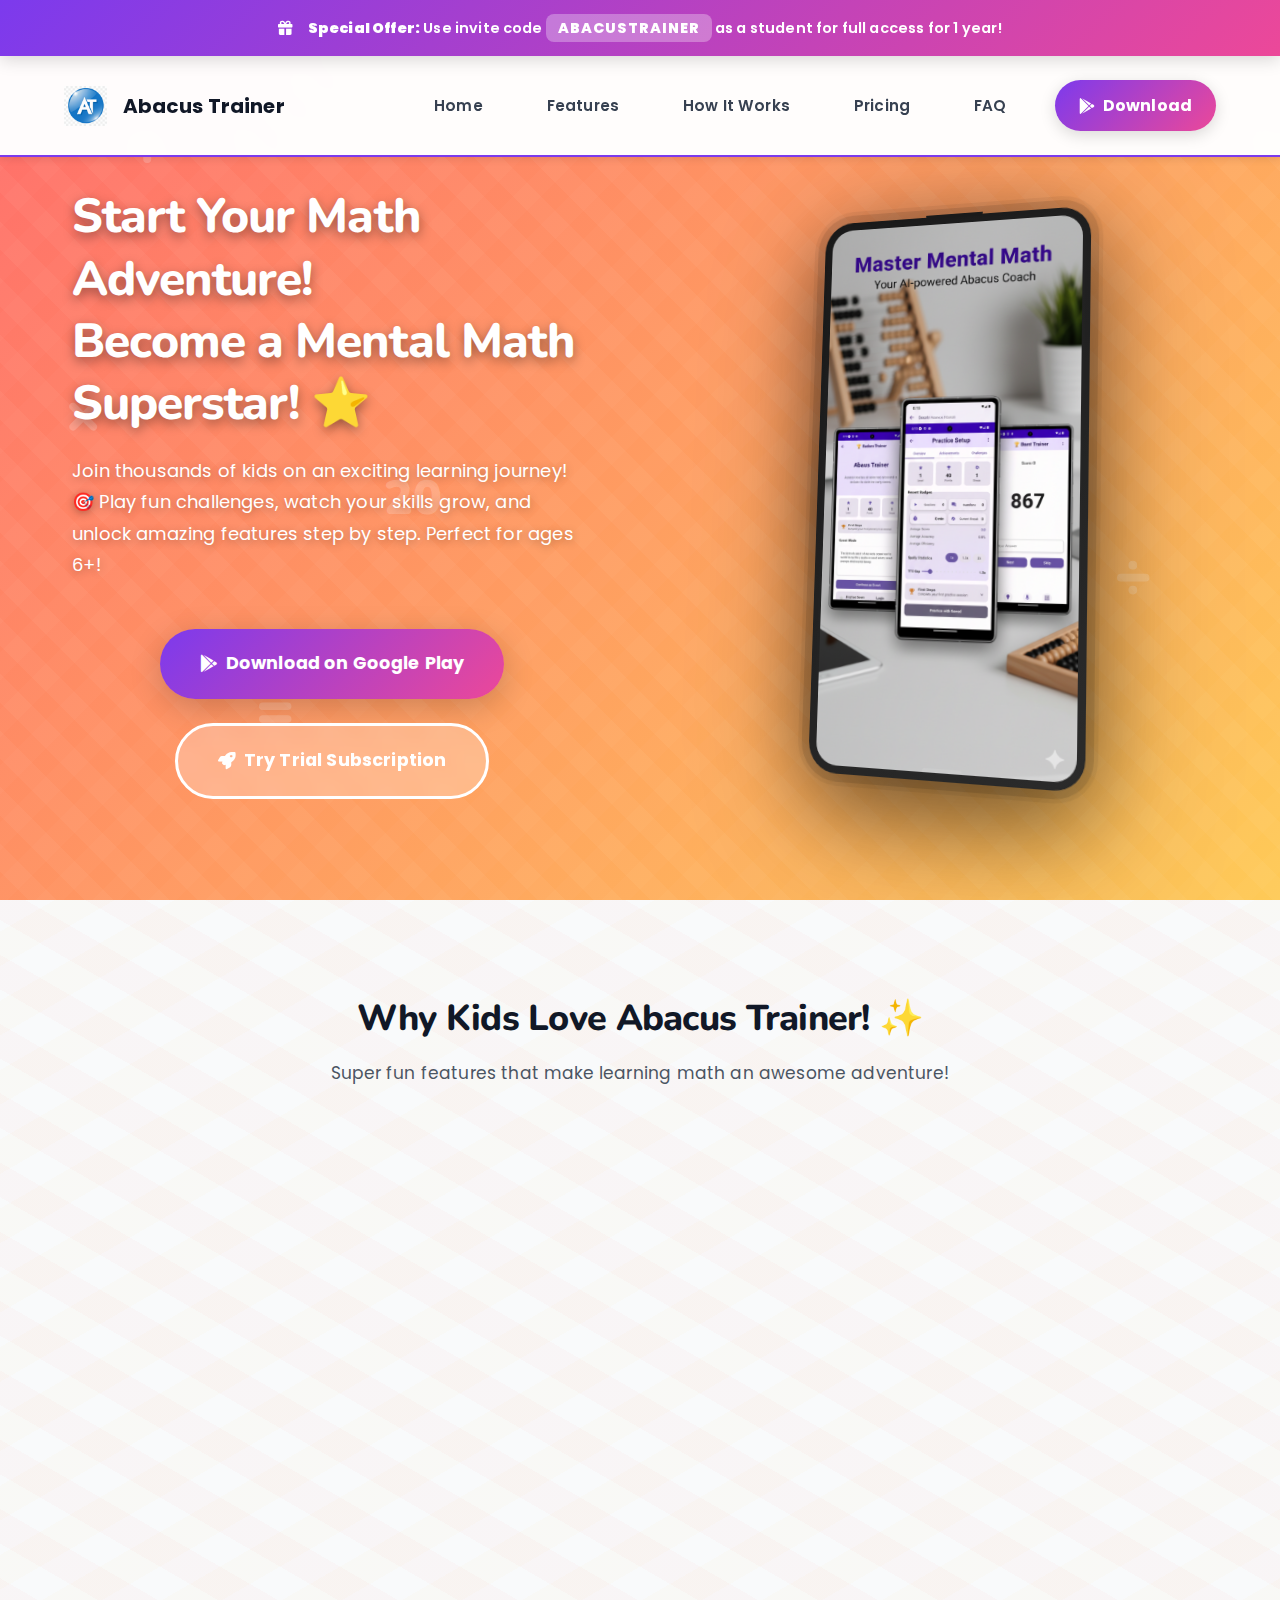
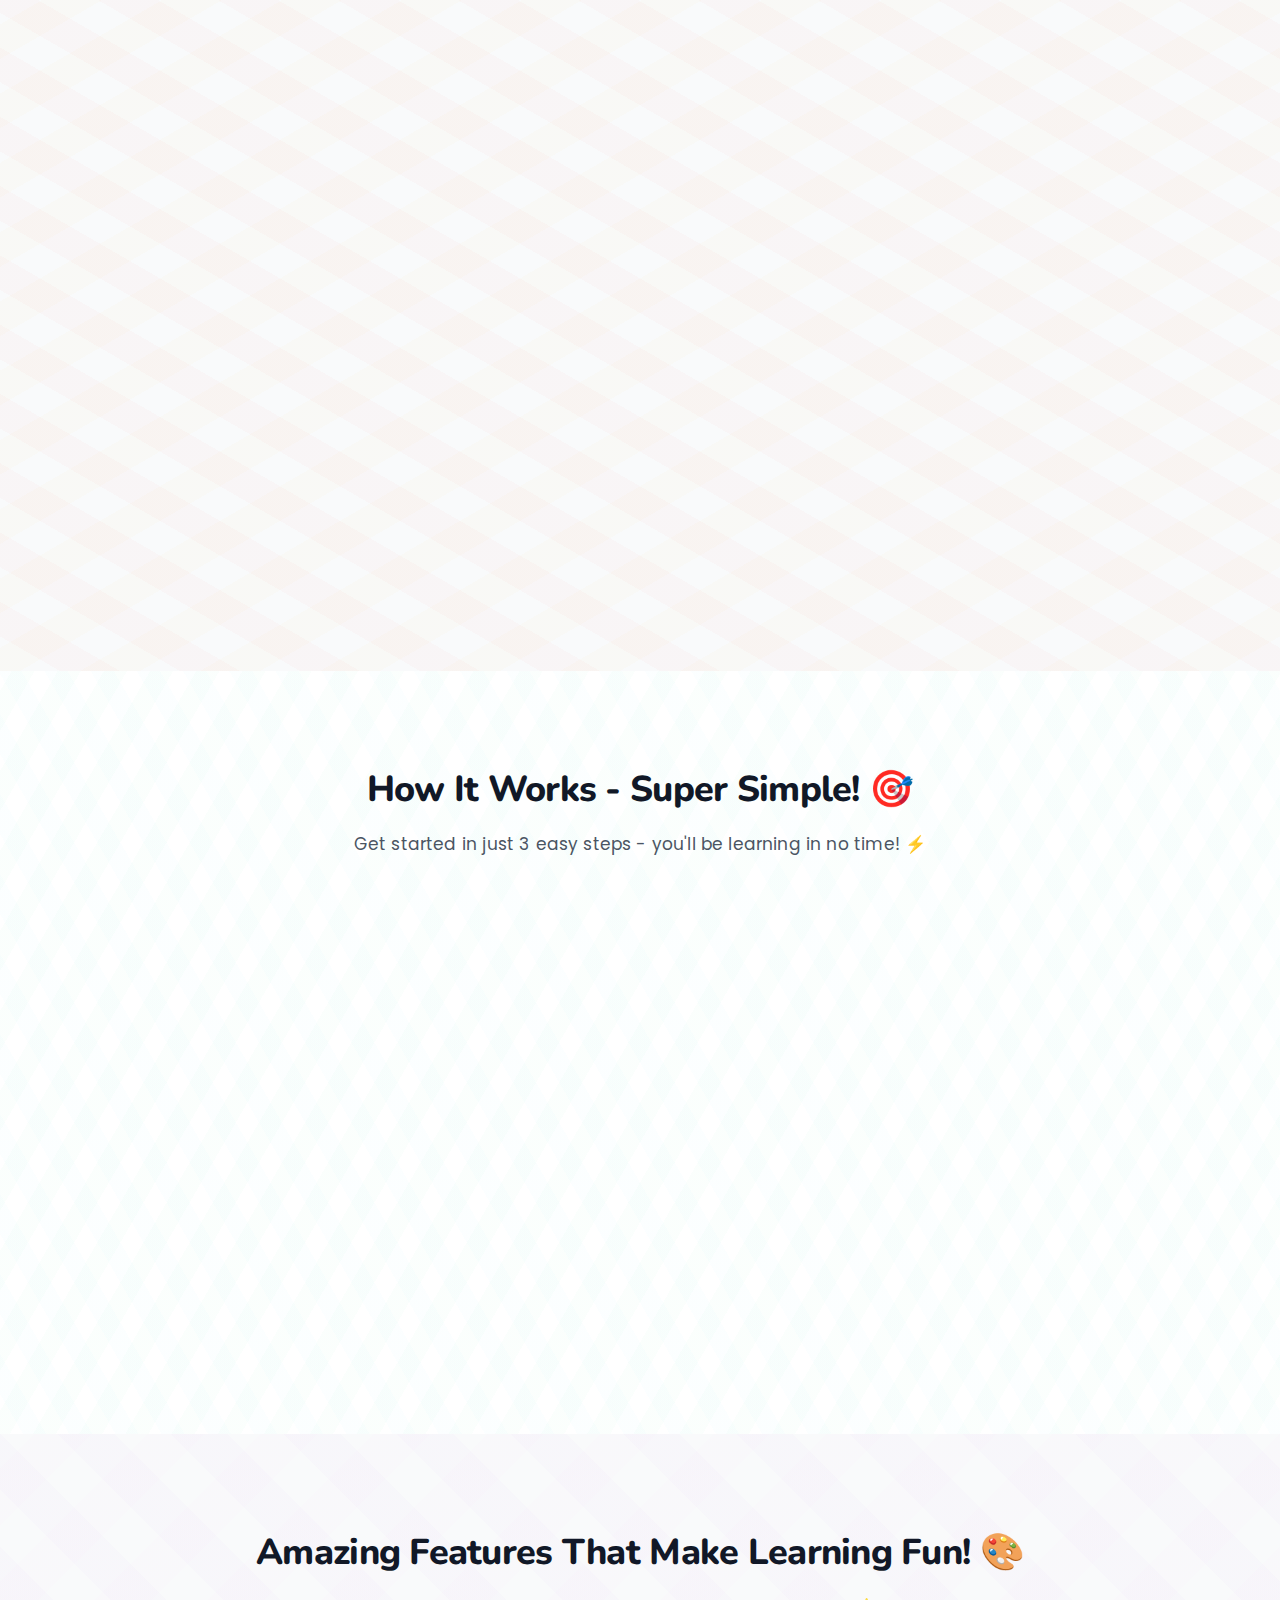
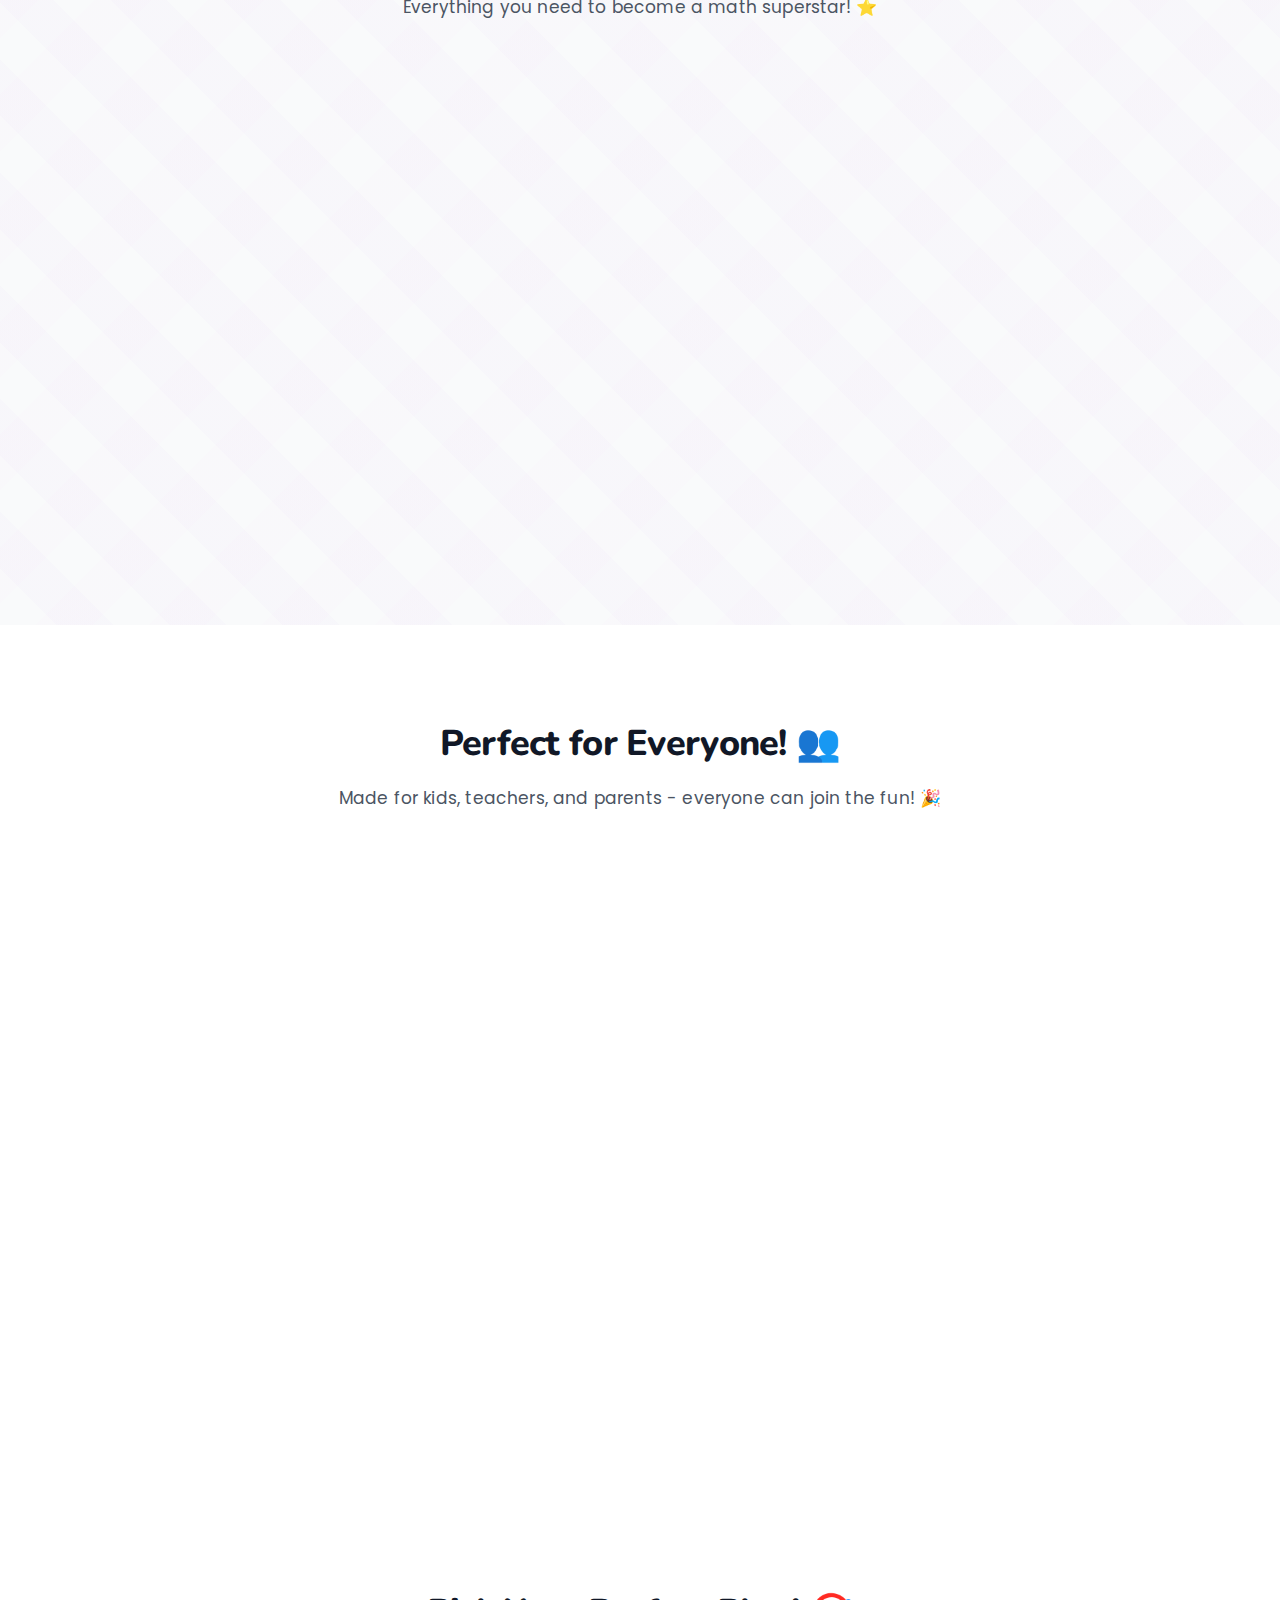
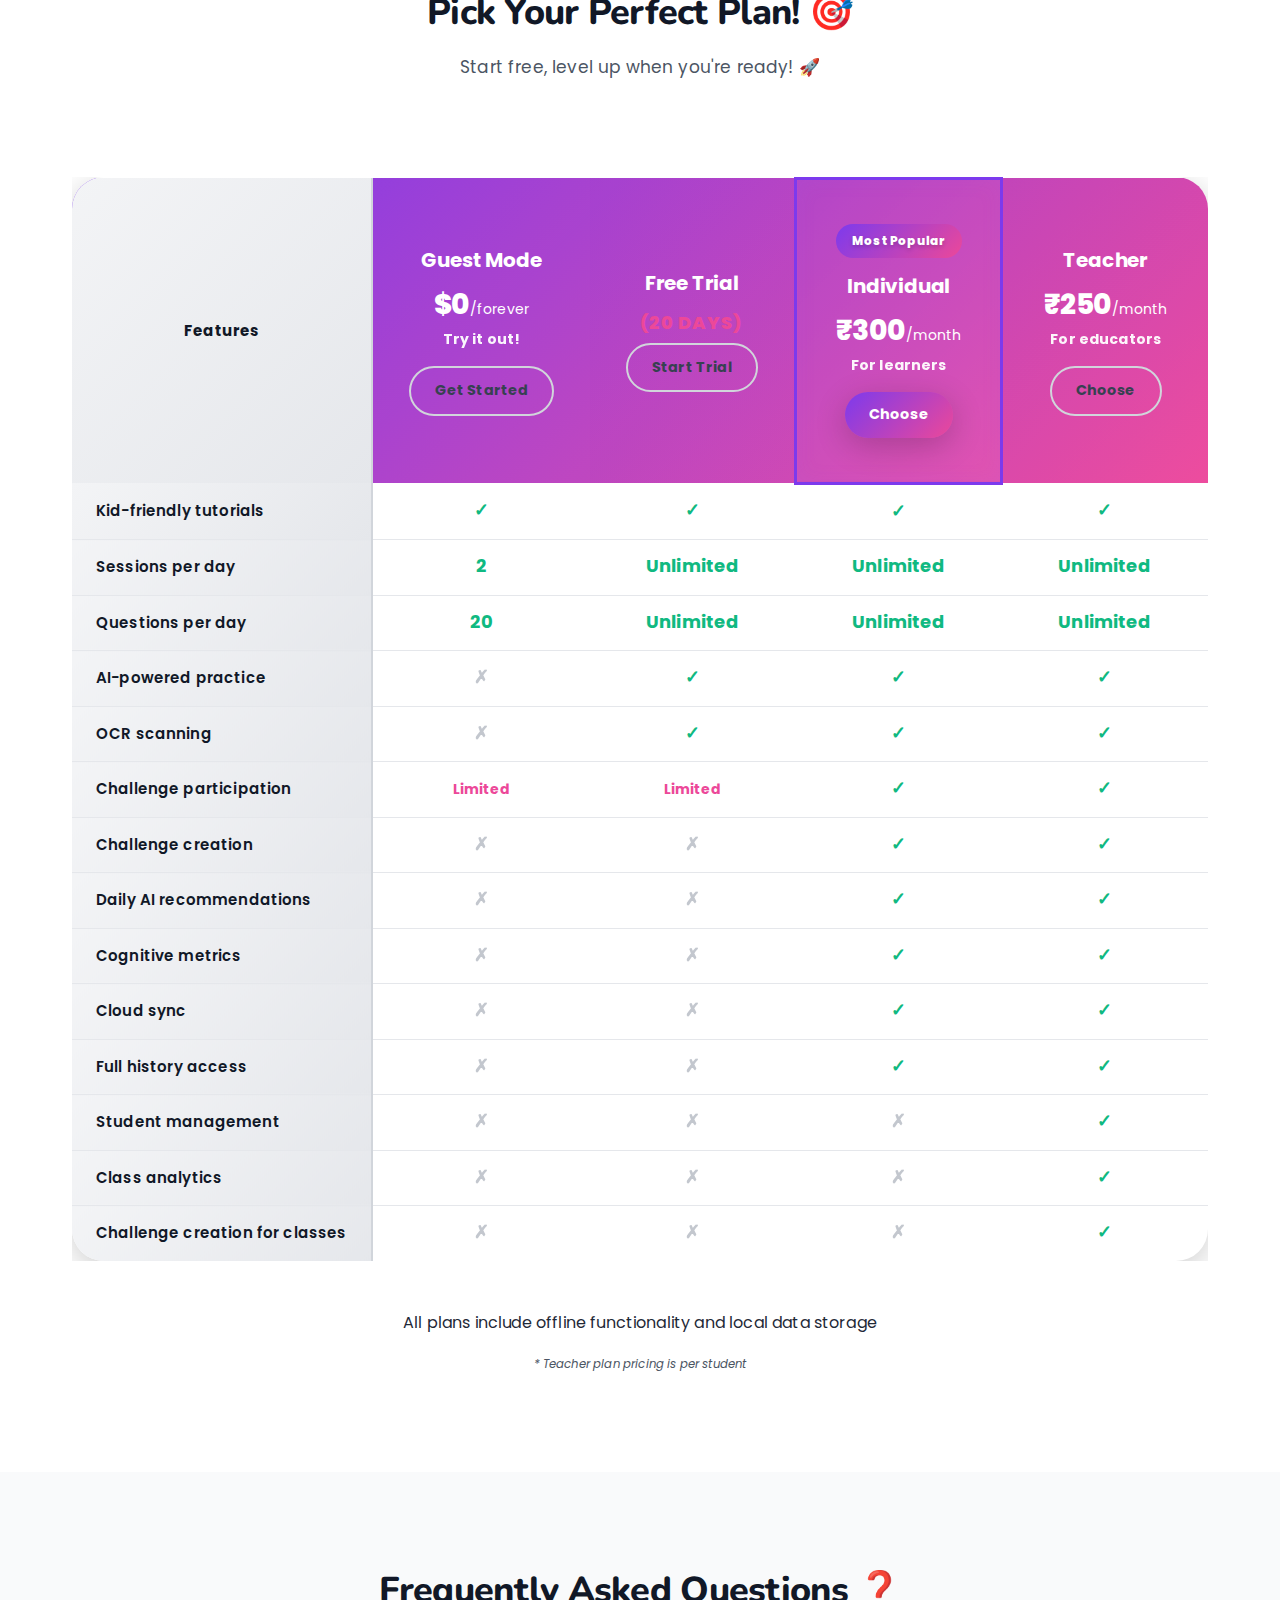
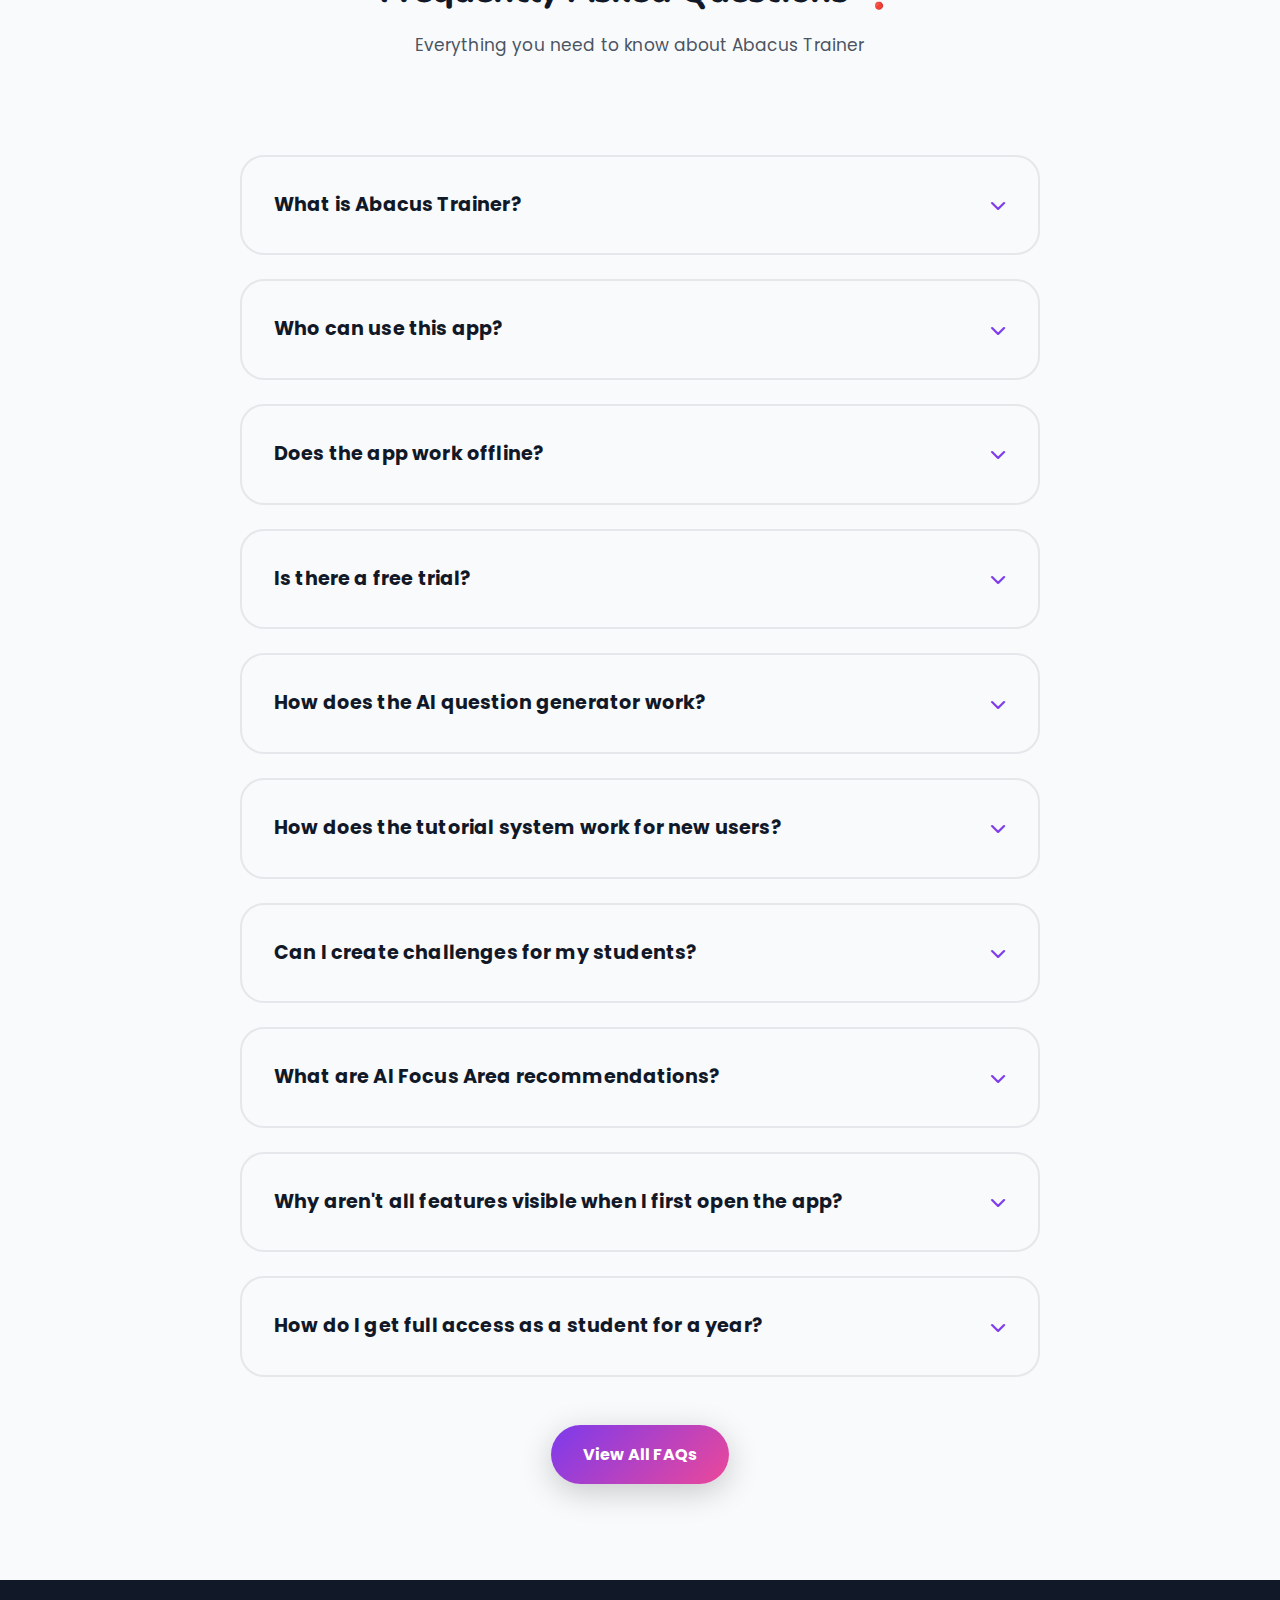
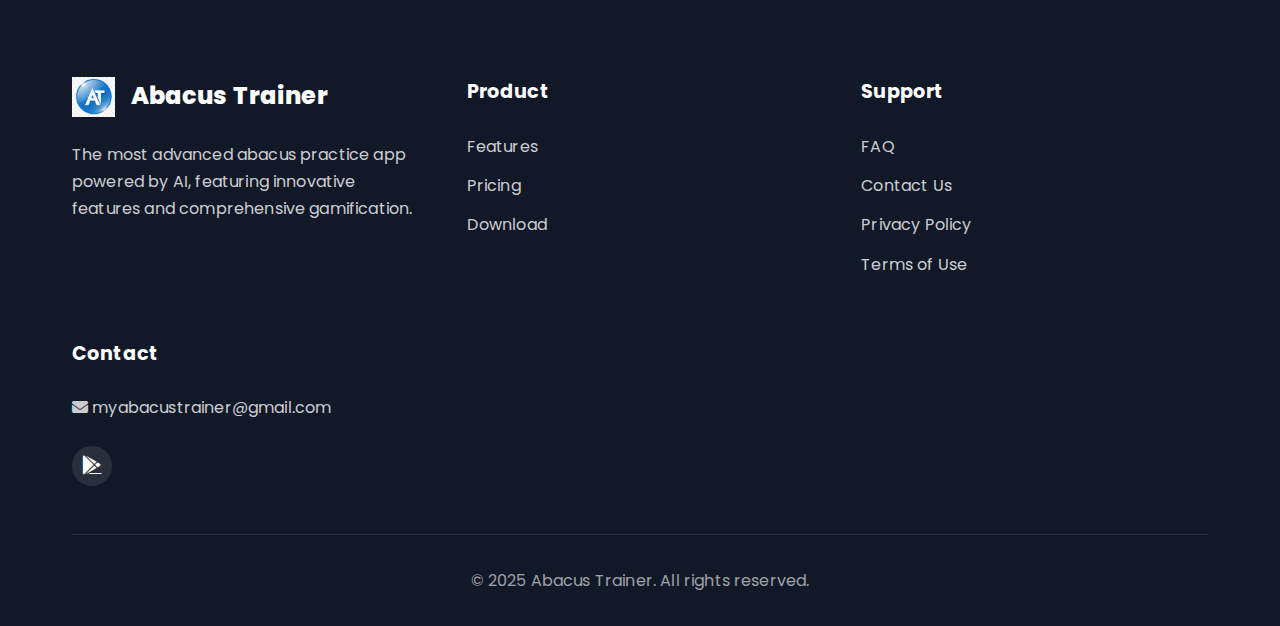
<file: index.html>
<!DOCTYPE html>
<html lang="en">
<head>
    <meta charset="UTF-8">
    <meta name="viewport" content="width=device-width, initial-scale=1.0">
    <meta name="description" content="Start your math adventure with Abacus Trainer! Fun, kid-friendly learning with AI-powered practice, challenges, and games. Perfect for ages 6+. Download now!">
    <meta name="keywords" content="abacus, mental math, AI learning, educational app, math practice, abacus trainer, mental arithmetic, math games, learning app, abacus tutorial for kids, mental math challenges, AI-powered abacus learning, kid-friendly math app">
    <meta name="author" content="Abacus Trainer">
    <meta name="robots" content="index, follow">
    
    <!-- Open Graph / Facebook -->
    <meta property="og:type" content="website">
    <meta property="og:url" content="https://abacustrainer.netlify.app/">
    <meta property="og:title" content="Abacus Trainer - Start Your Math Adventure! 🎮">
    <meta property="og:description" content="Fun, kid-friendly abacus learning with AI recommendations, practice challenges, and 7-day tutorial system. Perfect for ages 6+!">
    <meta property="og:image" content="https://abacustrainer.netlify.app/images/phone-mockup.png">
    
    <!-- Twitter -->
    <meta property="twitter:card" content="summary_large_image">
    <meta property="twitter:url" content="https://abacustrainer.netlify.app/">
    <meta property="twitter:title" content="Abacus Trainer - Start Your Math Adventure! 🎮">
    <meta property="twitter:description" content="Fun, kid-friendly abacus learning with AI recommendations, practice challenges, and 7-day tutorial system. Perfect for ages 6+!">
    <meta property="twitter:image" content="https://abacustrainer.netlify.app/images/phone-mockup.png">
    
    <!-- Canonical URL -->
    <link rel="canonical" href="https://abacustrainer.netlify.app/">
    
    <!-- Favicon -->
    <link rel="icon" type="image/svg+xml" href="images/logo.svg">
    <link rel="apple-touch-icon" href="images/logo.svg">
    
    <!-- Preconnect -->
    <link rel="preconnect" href="https://fonts.googleapis.com">
    <link rel="preconnect" href="https://fonts.gstatic.com" crossorigin>
    
    <!-- Google Fonts -->
    <link href="https://fonts.googleapis.com/css2?family=Poppins:wght@400;600;700;800;900&family=Nunito:wght@400;600;700;800&display=swap" rel="stylesheet">
    
    <!-- Font Awesome -->
    <link rel="stylesheet" href="https://cdnjs.cloudflare.com/ajax/libs/font-awesome/6.4.0/css/all.min.css">
    
    <!-- Styles -->
    <link rel="stylesheet" href="style.css">
    
    <!-- Structured Data -->
    <script type="application/ld+json">
    {
        "@context": "https://schema.org",
        "@type": "SoftwareApplication",
        "name": "Abacus Trainer",
        "applicationCategory": "EducationalApplication",
        "operatingSystem": "Android 8.0+",
        "description": "Fun, kid-friendly abacus learning with AI recommendations, practice challenges, and 7-day tutorial system. Perfect for ages 6+.",
        "softwareVersion": "4.3",
        "datePublished": "2025-11-01",
        "url": "https://abacustrainer.netlify.app/",
        "author": {
            "@type": "Organization",
            "name": "Abacus Trainer"
        },
        "offers": {
            "@type": "Offer",
            "price": "0",
            "priceCurrency": "USD"
        }
    }
    </script>
    
    <title>Abacus Trainer - Start Your Math Adventure! 🎮 | Download Now</title>
</head>
<body>
    <!-- Invite Banner -->
    <div class="invite-banner" id="invite-banner">
        <div class="invite-content">
            <i class="fas fa-gift"></i>
            <span><strong>Special Offer:</strong> Use invite code <strong class="invite-code">ABACUSTRAINER</strong> as a student for full access for 1 year!</span>
        </div>
    </div>

    <!-- Navigation -->
    <nav class="navbar" id="navbar">
        <div class="nav-container">
            <div class="nav-logo">
                <a href="#home">
                    <img src="images/logo.svg" alt="Abacus Trainer Logo" class="logo-img">
                    <span class="logo-text">Abacus Trainer</span>
                </a>
            </div>
            <div class="nav-menu" id="nav-menu">
                <a href="#home" class="nav-link">Home</a>
                <a href="#features" class="nav-link">Features</a>
                <a href="#how-it-works" class="nav-link">How It Works</a>
                <a href="#pricing" class="nav-link">Pricing</a>
                <a href="faq.html" class="nav-link">FAQ</a>
                <a href="https://play.google.com/store/apps/details?id=com.abacus.trainer" target="_blank" rel="noopener" class="nav-cta">
                    <i class="fab fa-google-play"></i>
                    Download
                </a>
            </div>
            <button class="hamburger" id="hamburger">
                <span></span>
                <span></span>
                <span></span>
            </button>
        </div>
    </nav>

    <!-- Hero Section -->
    <section id="home" class="hero">
        <!-- Floating Math Symbols Background -->
        <div class="math-symbols-bg">
            <span class="math-sym">+</span>
            <span class="math-sym">−</span>
            <span class="math-sym">×</span>
            <span class="math-sym">÷</span>
            <span class="math-sym">=</span>
            <span class="math-sym num">5</span>
            <span class="math-sym num">10</span>
            <span class="math-sym num">20</span>
        </div>
        
        <div class="container">
            <div class="hero-content">
                <div class="hero-text">
                    <h1 class="hero-title">
                        <span class="highlight">Start Your Math Adventure!</span>
                        <br>Become a Mental Math Superstar! ⭐
                    </h1>
                    <p class="hero-subtitle">
                        Join thousands of kids on an exciting learning journey! 🎯 Play fun challenges, watch your skills grow, and unlock amazing features step by step. Perfect for ages 6+!
                    </p>
                    
                    <div class="hero-cta">
                        <a href="https://play.google.com/store/apps/details?id=com.abacus.trainer" target="_blank" rel="noopener" class="btn btn-primary btn-large">
                            <i class="fab fa-google-play"></i>
                            Download on Google Play
                        </a>
                        <a href="#pricing" class="btn btn-secondary btn-large">
                            <i class="fas fa-rocket"></i>
                            Try Trial Subscription
                        </a>
                    </div>
                </div>
                
                <div class="hero-visual">
                    <!-- Abacus Illustration -->
                    <div class="abacus-illustration">
                        <svg viewBox="0 0 400 250" class="abacus-svg">
                            <!-- Frame -->
                            <rect x="50" y="50" width="300" height="150" fill="#8B4513" rx="8"/>
                            <rect x="60" y="60" width="280" height="130" fill="#D2691E" rx="5"/>
                            
                            <!-- Rods -->
                            <line x1="100" y1="60" x2="100" y2="190" stroke="#654321" stroke-width="3"/>
                            <line x1="150" y1="60" x2="150" y2="190" stroke="#654321" stroke-width="3"/>
                            <line x1="200" y1="60" x2="200" y2="190" stroke="#654321" stroke-width="3"/>
                            <line x1="250" y1="60" x2="250" y2="190" stroke="#654321" stroke-width="3"/>
                            <line x1="300" y1="60" x2="300" y2="190" stroke="#654321" stroke-width="3"/>
                            
                            <!-- Colorful Beads -->
                            <circle cx="100" cy="90" r="10" fill="#FF6B6B" class="bead"/>
                            <circle cx="100" cy="120" r="10" fill="#FECA57" class="bead"/>
                            <circle cx="150" cy="100" r="10" fill="#48DBFB" class="bead"/>
                            <circle cx="200" cy="85" r="10" fill="#26DE81" class="bead"/>
                            <circle cx="200" cy="125" r="10" fill="#A55EEA" class="bead"/>
                            <circle cx="250" cy="95" r="10" fill="#FF9FF3" class="bead"/>
                            <circle cx="300" cy="110" r="10" fill="#54A0FF" class="bead"/>
                            <circle cx="300" cy="150" r="10" fill="#FECA57" class="bead"/>
                        </svg>
                    </div>
                    <div class="phone-mockup">
                        <img src="images/phone-mockup.png" alt="Abacus Trainer App">
                    </div>
                </div>
            </div>
        </div>
    </section>

    <!-- Benefits Section -->
    <section id="benefits" class="benefits">
        <div class="container">
            <div class="section-header">
                <h2>Why Kids Love Abacus Trainer! <span class="emoji">✨</span></h2>
                <p>Super fun features that make learning math an awesome adventure!</p>
            </div>
            
            <div class="benefits-grid benefits-grid-all">
                <div class="benefit-card">
                    <div class="benefit-icon icon-1">
                        <i class="fas fa-brain"></i>
                    </div>
                    <h3>Play & Learn with AI! 🎮</h3>
                    <p>The app learns what you're awesome at and gives you perfect questions! Get better super fast with your own fun learning path!</p>
                    <div class="benefit-tags">
                        <span class="tag">AI-Powered</span>
                        <span class="tag">Adaptive</span>
                        <span class="tag">Personalized</span>
                    </div>
                </div>
                
                <div class="benefit-card">
                    <div class="benefit-icon icon-2">
                        <i class="fas fa-chart-line"></i>
                    </div>
                    <h3>Watch Your Skills Grow! 📈</h3>
                    <p>See your scores, winning streaks, and how super awesome you're getting! All your stats update in real-time - watch yourself become a math champion!</p>
                    <div class="benefit-tags">
                        <span class="tag">Real-time</span>
                        <span class="tag">Analytics</span>
                        <span class="tag">Trends</span>
                    </div>
                </div>
                
                <div class="benefit-card">
                    <div class="benefit-icon icon-3">
                        <i class="fas fa-trophy"></i>
                    </div>
                    <h3>Earn Awesome Badges! 🏆</h3>
                    <p>Unlock cool badges, collect points, and keep your winning streak going! Play fun challenges while you learn - it's like a game!</p>
                    <div class="benefit-tags">
                        <span class="tag">Badges</span>
                        <span class="tag">Points</span>
                        <span class="tag">Challenges</span>
                    </div>
                </div>
                
                <div class="benefit-card">
                    <div class="benefit-icon icon-4">
                        <i class="fas fa-graduation-cap"></i>
                    </div>
                    <h3>Friendly Guides for 7 Days! 🎓</h3>
                    <p>New? No worries! We guide you step-by-step for 7 days with fun hints and celebration animations! Features unlock as you're ready - no overwhelm!</p>
                    <div class="benefit-tags">
                        <span class="tag">7-Day Guide</span>
                        <span class="tag">Kid-Friendly</span>
                        <span class="tag">Step-by-Step</span>
                    </div>
                </div>
                
                <div class="benefit-card">
                    <div class="benefit-icon icon-5">
                        <i class="fas fa-users"></i>
                    </div>
                    <h3>Challenge Your Friends! 👥</h3>
                    <p>Make learning super fun! Create challenges, share with friends via email or WhatsApp, and see who's winning in real-time! 🎯</p>
                    <div class="benefit-tags">
                        <span class="tag">Share Challenges</span>
                        <span class="tag">Real-time Sync</span>
                        <span class="tag">Leaderboards</span>
                    </div>
                </div>
            </div>
        </div>
    </section>

    <!-- How It Works -->
    <section id="how-it-works" class="how-it-works">
        <div class="container">
            <div class="section-header">
                <h2>How It Works - Super Simple! <span class="emoji">🎯</span></h2>
                <p>Get started in just 3 easy steps - you'll be learning in no time! ⚡</p>
            </div>
            
            <div class="steps-grid">
                <div class="step-card">
                    <div class="step-number">1</div>
                    <div class="step-icon">
                        <i class="fas fa-user-plus"></i>
                    </div>
                    <h3>Sign Up or Try as Guest</h3>
                    <p>Start practicing right away with no registration required. Create an account for full features.</p>
                </div>
                
                <div class="step-card">
                    <div class="step-number">2</div>
                    <div class="step-icon">
                        <i class="fas fa-robot"></i>
                    </div>
                    <h3>Practice Smarter</h3>
                    <p>AI-generated or scanned questions tailored for you. Choose your difficulty and practice mode.</p>
                </div>
                
                <div class="step-card">
                    <div class="step-number">3</div>
                    <div class="step-icon">
                        <i class="fas fa-chart-bar"></i>
                    </div>
                    <h3>Track & Improve</h3>
                    <p>Measure progress, earn achievements, and level up with detailed performance insights.</p>
                </div>
            </div>
        </div>
    </section>

    <!-- Features Section -->
    <section id="features" class="features">
        <div class="container">
            <div class="section-header">
                <h2>Amazing Features That Make Learning Fun! <span class="emoji">🎨</span></h2>
                <p>Everything you need to become a math superstar! ⭐</p>
            </div>
            
            <div class="features-grid">
                <div class="feature-card">
                    <div class="feature-icon">
                        <i class="fas fa-calculator"></i>
                    </div>
                    <h3>Practice Sessions</h3>
                    <p>Traditional abacus problems + AI-powered smart practice with unlimited questions.</p>
                </div>
                
                <div class="feature-card">
                    <div class="feature-icon">
                        <i class="fas fa-camera"></i>
                    </div>
                    <h3>OCR Scanning</h3>
                    <p>Snap a sheet, let the app scan, and practice instantly with your own questions.</p>
                </div>
                
                <div class="feature-card">
                    <div class="feature-icon">
                        <i class="fas fa-chart-pie"></i>
                    </div>
                    <h3>Analytics Dashboard</h3>
                    <p>Comprehensive progress tracking with accuracy, efficiency, streaks, cognitive metrics (concentration, memory, visualization, reaction time), and performance trends.</p>
                </div>
                
                <div class="feature-card">
                    <div class="feature-icon">
                        <i class="fas fa-gamepad"></i>
                    </div>
                    <h3>Gamification</h3>
                    <p>40+ achievements, levels, badges, and challenges to keep you motivated.</p>
                </div>
                
                <div class="feature-card">
                    <div class="feature-icon">
                        <i class="fas fa-chalkboard-teacher"></i>
                    </div>
                    <h3>Teacher Tools</h3>
                    <p>Manage students, monitor progress, and share results with advanced analytics.</p>
                </div>
                
                <div class="feature-card">
                    <div class="feature-icon">
                        <i class="fas fa-mobile-alt"></i>
                    </div>
                    <h3>Offline Mode</h3>
                    <p>Practice anywhere, anytime with full offline functionality and local data storage.</p>
                </div>
                
                <div class="feature-card">
                    <div class="feature-icon">
                        <i class="fas fa-lightbulb"></i>
                    </div>
                    <h3>Kid-Friendly Tutorial System</h3>
                    <p>Contextual guidance for new users over 7 days. Progressive feature introduction with auto-completing interactive hints and micro-celebrations.</p>
                </div>
                
                <div class="feature-card">
                    <div class="feature-icon">
                        <i class="fas fa-trophy"></i>
                    </div>
                    <h3>Practice Challenges</h3>
                    <p>Create custom practice challenges and share via email or WhatsApp with invite codes. Real-time sync across devices with participant leaderboards.</p>
                </div>
                
                <div class="feature-card">
                    <div class="feature-icon">
                        <i class="fas fa-bell"></i>
                    </div>
                    <h3>Smart Notifications</h3>
                    <p>Daily AI-recommended focus areas, motivation messages, and usage reminders. Role-based filtering ensures teachers don't get practice reminders.</p>
                </div>
                
                <div class="feature-card">
                    <div class="feature-icon">
                        <i class="fas fa-brain"></i>
                    </div>
                    <h3>AI-Powered Recommendations</h3>
                    <p>Daily personalized focus area recommendations with natural language coaching insights. ML-based predictions for readiness to next difficulty level.</p>
                </div>
            </div>
        </div>
    </section>

    <!-- Who It's For -->
    <section id="audience" class="audience">
        <div class="container">
            <div class="section-header">
                <h2>Perfect for Everyone! <span class="emoji">👥</span></h2>
                <p>Made for kids, teachers, and parents - everyone can join the fun! 🎉</p>
            </div>
            
            <div class="audience-grid">
                <div class="audience-card">
                    <div class="audience-icon">
                        <i class="fas fa-graduation-cap"></i>
                    </div>
                    <h3>Students</h3>
                    <p>Boost mental math skills with adaptive practice sessions tailored to your learning pace.</p>
                    <ul>
                        <li>Personalized learning paths</li>
                        <li>Fun challenges and games</li>
                        <li>Progress tracking</li>
                        <li>Achievement badges</li>
                    </ul>
                </div>
                
                <div class="audience-card">
                    <div class="audience-icon">
                        <i class="fas fa-chalkboard-teacher"></i>
                    </div>
                    <h3>Teachers</h3>
                    <p>Manage multiple students, track progress, and create engaging classroom activities.</p>
                    <ul>
                        <li>Student management</li>
                        <li>Class analytics</li>
                        <li>Progress reports</li>
                        <li>Level assignment</li>
                    </ul>
                </div>
                
                <div class="audience-card">
                    <div class="audience-icon">
                        <i class="fas fa-users"></i>
                    </div>
                    <h3>Parents</h3>
                    <p>Monitor your child's progress and support their learning journey with detailed insights.</p>
                    <ul>
                        <li>Progress monitoring</li>
                        <li>Performance reports</li>
                        <li>Encouragement tools</li>
                        <li>Learning insights</li>
                    </ul>
                </div>
            </div>
        </div>
    </section>

    <!-- Pricing Section -->
    <section id="pricing" class="pricing">
        <div class="container">
            <div class="section-header">
                <h2>Pick Your Perfect Plan! <span class="emoji">🎯</span></h2>
                <p>Start free, level up when you're ready! 🚀</p>
            </div>
            
            <!-- Desktop Pricing Table -->
            <div class="pricing-table desktop-only">
                <table>
                    <thead>
                        <tr>
                            <th class="feature-col">Features</th>
                            <th class="plan-col">
                                <div class="plan-header">
                                    <h3>Guest Mode</h3>
                                    <div class="price">$0<span class="period">/forever</span></div>
                                    <p class="price-desc">Try it out!</p>
                                    <a href="https://play.google.com/store/apps/details?id=com.abacus.trainer" target="_blank" rel="noopener" class="btn btn-outline btn-small">Get Started</a>
                                </div>
                            </th>
                            <th class="plan-col">
                                <div class="plan-header">
                                    <h3>Free Trial</h3>
                                    <div class="price free-trial-price">(20 Days)</div>
                                    <a href="https://play.google.com/store/apps/details?id=com.abacus.trainer" target="_blank" rel="noopener" class="btn btn-outline btn-small">Start Trial</a>
                                </div>
                            </th>
                            <th class="plan-col featured">
                                <div class="plan-header">
                                    <div class="popular-badge">Most Popular</div>
                                    <h3>Individual</h3>
                                    <div class="price">₹300<span class="period">/month</span></div>
                                    <p class="price-desc">For learners</p>
                                    <a href="https://play.google.com/store/apps/details?id=com.abacus.trainer" target="_blank" rel="noopener" class="btn btn-primary btn-small">Choose</a>
                                </div>
                            </th>
                            <th class="plan-col">
                                <div class="plan-header">
                                    <h3>Teacher</h3>
                                    <div class="price">₹250<span class="period">/month</span></div>
                                    <p class="price-desc">For educators</p>
                                    <a href="https://play.google.com/store/apps/details?id=com.abacus.trainer" target="_blank" rel="noopener" class="btn btn-outline btn-small">Choose</a>
                                </div>
                            </th>
                        </tr>
                    </thead>
                    <tbody>
                        <tr><td>Kid-friendly tutorials</td><td><span class="check">✓</span></td><td><span class="check">✓</span></td><td class="featured"><span class="check">✓</span></td><td><span class="check">✓</span></td></tr>
                        <tr><td>Sessions per day</td><td><span class="check">2</span></td><td><span class="check">Unlimited</span></td><td class="featured"><span class="check">Unlimited</span></td><td><span class="check">Unlimited</span></td></tr>
                        <tr><td>Questions per day</td><td><span class="check">20</span></td><td><span class="check">Unlimited</span></td><td class="featured"><span class="check">Unlimited</span></td><td><span class="check">Unlimited</span></td></tr>
                        <tr><td>AI-powered practice</td><td><span class="cross">✗</span></td><td><span class="check">✓</span></td><td class="featured"><span class="check">✓</span></td><td><span class="check">✓</span></td></tr>
                        <tr><td>OCR scanning</td><td><span class="cross">✗</span></td><td><span class="check">✓</span></td><td class="featured"><span class="check">✓</span></td><td><span class="check">✓</span></td></tr>
                        <tr><td>Challenge participation</td><td><span class="check-limited">Limited</span></td><td><span class="check-limited">Limited</span></td><td class="featured"><span class="check">✓</span></td><td><span class="check">✓</span></td></tr>
                        <tr><td>Challenge creation</td><td><span class="cross">✗</span></td><td><span class="cross">✗</span></td><td class="featured"><span class="check">✓</span></td><td><span class="check">✓</span></td></tr>
                        <tr><td>Daily AI recommendations</td><td><span class="cross">✗</span></td><td><span class="cross">✗</span></td><td class="featured"><span class="check">✓</span></td><td><span class="check">✓</span></td></tr>
                        <tr><td>Cognitive metrics</td><td><span class="cross">✗</span></td><td><span class="cross">✗</span></td><td class="featured"><span class="check">✓</span></td><td><span class="check">✓</span></td></tr>
                        <tr><td>Cloud sync</td><td><span class="cross">✗</span></td><td><span class="cross">✗</span></td><td class="featured"><span class="check">✓</span></td><td><span class="check">✓</span></td></tr>
                        <tr><td>Full history access</td><td><span class="cross">✗</span></td><td><span class="cross">✗</span></td><td class="featured"><span class="check">✓</span></td><td><span class="check">✓</span></td></tr>
                        <tr><td>Student management</td><td><span class="cross">✗</span></td><td><span class="cross">✗</span></td><td class="featured"><span class="cross">✗</span></td><td><span class="check">✓</span></td></tr>
                        <tr><td>Class analytics</td><td><span class="cross">✗</span></td><td><span class="cross">✗</span></td><td class="featured"><span class="cross">✗</span></td><td><span class="check">✓</span></td></tr>
                        <tr><td>Challenge creation for classes</td><td><span class="cross">✗</span></td><td><span class="cross">✗</span></td><td class="featured"><span class="cross">✗</span></td><td><span class="check">✓</span></td></tr>
                    </tbody>
                </table>
            </div>
            
            <!-- Mobile Pricing Cards -->
            <div class="pricing-cards mobile-only">
                <div class="pricing-card">
                    <div class="pricing-header">
                        <h3>Guest Mode</h3>
                        <div class="price">$0<span>/forever</span></div>
                        <p>Try it out!</p>
                    </div>
                    <ul class="features-list">
                        <li><i class="fas fa-check"></i> Kid-friendly tutorials</li>
                        <li><i class="fas fa-check"></i> 2 sessions per day</li>
                        <li><i class="fas fa-check"></i> 20 questions per day</li>
                    </ul>
                    <a href="https://play.google.com/store/apps/details?id=com.abacus.trainer" target="_blank" rel="noopener" class="btn btn-outline">Get Started</a>
                </div>
                
                <div class="pricing-card">
                    <div class="pricing-header">
                        <h3>Free Trial</h3>
                        <div class="price free-trial-price">(20 Days)</div>
                    </div>
                    <ul class="features-list">
                        <li><i class="fas fa-check"></i> Kid-friendly tutorials</li>
                        <li><i class="fas fa-check"></i> Unlimited sessions</li>
                        <li><i class="fas fa-check"></i> Unlimited questions</li>
                        <li><i class="fas fa-check"></i> AI-powered practice</li>
                        <li><i class="fas fa-check"></i> OCR scanning</li>
                        <li><i class="fas fa-check"></i> Challenge participation (limited)</li>
                    </ul>
                    <a href="https://play.google.com/store/apps/details?id=com.abacus.trainer" target="_blank" rel="noopener" class="btn btn-outline">Start Trial</a>
                </div>
                
                <div class="pricing-card featured">
                    <div class="popular-badge">Most Popular</div>
                    <div class="pricing-header">
                        <h3>Individual</h3>
                        <div class="price">₹300<span>/month</span></div>
                        <p>For learners</p>
                    </div>
                    <ul class="features-list">
                        <li><i class="fas fa-check"></i> Everything in Free Trial</li>
                        <li><i class="fas fa-check"></i> Challenge creation</li>
                        <li><i class="fas fa-check"></i> Daily AI recommendations</li>
                        <li><i class="fas fa-check"></i> Cognitive metrics</li>
                        <li><i class="fas fa-check"></i> Cloud sync</li>
                        <li><i class="fas fa-check"></i> Full history access</li>
                    </ul>
                    <a href="https://play.google.com/store/apps/details?id=com.abacus.trainer" target="_blank" rel="noopener" class="btn btn-primary">Choose</a>
                </div>
                
                <div class="pricing-card">
                    <div class="pricing-header">
                        <h3>Teacher</h3>
                        <div class="price">₹250<span>/month</span></div>
                        <p>For educators</p>
                    </div>
                    <ul class="features-list">
                        <li><i class="fas fa-check"></i> Everything in Individual</li>
                        <li><i class="fas fa-check"></i> Student management</li>
                        <li><i class="fas fa-check"></i> Class analytics</li>
                        <li><i class="fas fa-check"></i> Challenge creation for classes</li>
                        <li><i class="fas fa-check"></i> Progress reports</li>
                    </ul>
                    <a href="https://play.google.com/store/apps/details?id=com.abacus.trainer" target="_blank" rel="noopener" class="btn btn-outline">Choose</a>
                </div>
            </div>
            
            <div class="pricing-note">
                <p>All plans include offline functionality and local data storage</p>
                <p class="pricing-footnote"><small>* Teacher plan pricing is per student</small></p>
            </div>
        </div>
    </section>

    <!-- FAQ Section -->
    <section id="faq" class="faq">
        <div class="container">
            <div class="section-header">
                <h2>Frequently Asked Questions <span class="emoji">❓</span></h2>
                <p>Everything you need to know about Abacus Trainer</p>
            </div>
            
            <div class="faq-container">
                <div class="faq-item">
                    <div class="faq-question">
                        <h3>What is Abacus Trainer?</h3>
                        <i class="fas fa-chevron-down"></i>
                    </div>
                    <div class="faq-answer">
                        <p>Abacus Trainer is an Android educational app designed to help students learn and practice mental arithmetic using the abacus method. It provides interactive practice sessions, progress tracking, and AI-powered question generation to enhance learning efficiency.</p>
                    </div>
                </div>
                
                <div class="faq-item">
                    <div class="faq-question">
                        <h3>Who can use this app?</h3>
                        <i class="fas fa-chevron-down"></i>
                    </div>
                    <div class="faq-answer">
                        <p>The app is designed for students learning abacus arithmetic methods, teachers managing multiple student progress, parents monitoring their child's learning progress, and educational institutions for classroom and homework support.</p>
                    </div>
                </div>
                
                <div class="faq-item">
                    <div class="faq-question">
                        <h3>Does the app work offline?</h3>
                        <i class="fas fa-chevron-down"></i>
                    </div>
                    <div class="faq-answer">
                        <p>Yes! The app is designed to work entirely offline. All core features including practice sessions, AI question generation, and progress tracking work without internet connectivity.</p>
                    </div>
                </div>
                
                <div class="faq-item">
                    <div class="faq-question">
                        <h3>Is there a free trial?</h3>
                        <i class="fas fa-chevron-down"></i>
                    </div>
                    <div class="faq-answer">
                        <p>Yes! New users get a 20-day free trial with 2 practice sessions per day, 10 questions per day, and access to all core features. No credit card required.</p>
                    </div>
                </div>
                
                <div class="faq-item">
                    <div class="faq-question">
                        <h3>How does the AI question generator work?</h3>
                        <i class="fas fa-chevron-down"></i>
                    </div>
                    <div class="faq-answer">
                        <p>The AI analyzes your recent performance (last 5 completed sessions) and adjusts difficulty based on your accuracy, focuses on areas where you make mistakes, includes varied problem patterns, and works completely offline.</p>
                    </div>
                </div>
                
                <div class="faq-item">
                    <div class="faq-question">
                        <h3>How does the tutorial system work for new users?</h3>
                        <i class="fas fa-chevron-down"></i>
                    </div>
                    <div class="faq-answer">
                        <p>New users are guided through features over 7 days with contextual hints. Tutorials appear when you first visit each screen, and completing them automatically marks them as done. This prevents overwhelm and ensures a smooth learning experience. One hint per screen keeps kids focused.</p>
                    </div>
                </div>
                
                <div class="faq-item">
                    <div class="faq-question">
                        <h3>Can I create challenges for my students?</h3>
                        <i class="fas fa-chevron-down"></i>
                    </div>
                    <div class="faq-answer">
                        <p>Yes! Teachers and students can create practice challenges. Challenges can be shared via email or WhatsApp using invite codes, and all participants' progress is tracked in real-time. Created challenges, participant records, and progress all sync automatically via Firestore.</p>
                    </div>
                </div>
                
                <div class="faq-item">
                    <div class="faq-question">
                        <h3>What are AI Focus Area recommendations?</h3>
                        <i class="fas fa-chevron-down"></i>
                    </div>
                    <div class="faq-answer">
                        <p>Every day, the app analyzes your performance and recommends a specific area to focus on (e.g., "Practice with 2-digit numbers" or "Work on speed"). These recommendations appear as notifications and are available in your notification history. They use natural language coaching insights based on ML analysis of your performance.</p>
                    </div>
                </div>
                
                <div class="faq-item">
                    <div class="faq-question">
                        <h3>Why aren't all features visible when I first open the app?</h3>
                        <i class="fas fa-chevron-down"></i>
                    </div>
                    <div class="faq-answer">
                        <p>To prevent overwhelm, features are introduced progressively over 7 days. This kid-friendly approach ensures children focus on one thing at a time and learn gradually. All features are still accessible; tutorials just guide you to discover them naturally as you're ready.</p>
                    </div>
                </div>
                
                <div class="faq-item">
                    <div class="faq-question">
                        <h3>How do I get full access as a student for a year?</h3>
                        <i class="fas fa-chevron-down"></i>
                    </div>
                    <div class="faq-answer">
                        <p>Students can use the invite code <strong>ABACUSTRAINER</strong> when creating their account to get full access for 1 year. This special offer provides all premium features including unlimited practice sessions, challenge creation, full AI recommendations, cognitive metrics dashboard, and cloud sync.</p>
                    </div>
                </div>
            </div>
            
            <div class="faq-cta">
                <a href="faq.html" class="btn btn-primary">View All FAQs</a>
            </div>
        </div>
    </section>

    <!-- Footer -->
    <footer class="footer">
        <div class="container">
            <div class="footer-content">
                <div class="footer-section">
                    <div class="footer-logo">
                        <img src="images/logo.svg" alt="Abacus Trainer" class="logo-img">
                        <h3>Abacus Trainer</h3>
                    </div>
                    <p>The most advanced abacus practice app powered by AI, featuring innovative features and comprehensive gamification.</p>
                </div>
                
                <div class="footer-section">
                    <h4>Product</h4>
                    <ul>
                        <li><a href="#features">Features</a></li>
                        <li><a href="#pricing">Pricing</a></li>
                        <li><a href="https://play.google.com/store/apps/details?id=com.abacus.trainer" target="_blank" rel="noopener">Download</a></li>
                    </ul>
                </div>
                
                <div class="footer-section">
                    <h4>Support</h4>
                    <ul>
                        <li><a href="faq.html">FAQ</a></li>
                        <li><a href="mailto:myabacustrainer@gmail.com">Contact Us</a></li>
                        <li><a href="privacy-policy.html">Privacy Policy</a></li>
                        <li><a href="terms.html">Terms of Use</a></li>
                    </ul>
                </div>
                
                <div class="footer-section">
                    <h4>Contact</h4>
                    <p><i class="fas fa-envelope"></i> myabacustrainer@gmail.com</p>
                    <div class="social-links">
                        <a href="https://play.google.com/store/apps/details?id=com.abacus.trainer" target="_blank" rel="noopener" aria-label="Google Play">
                            <i class="fab fa-google-play"></i>
                        </a>
                    </div>
                </div>
            </div>
            
            <div class="footer-bottom">
                <p>&copy; 2025 Abacus Trainer. All rights reserved.</p>
            </div>
        </div>
    </footer>

    <script src="script.js"></script>
</body>
</html>
</file>
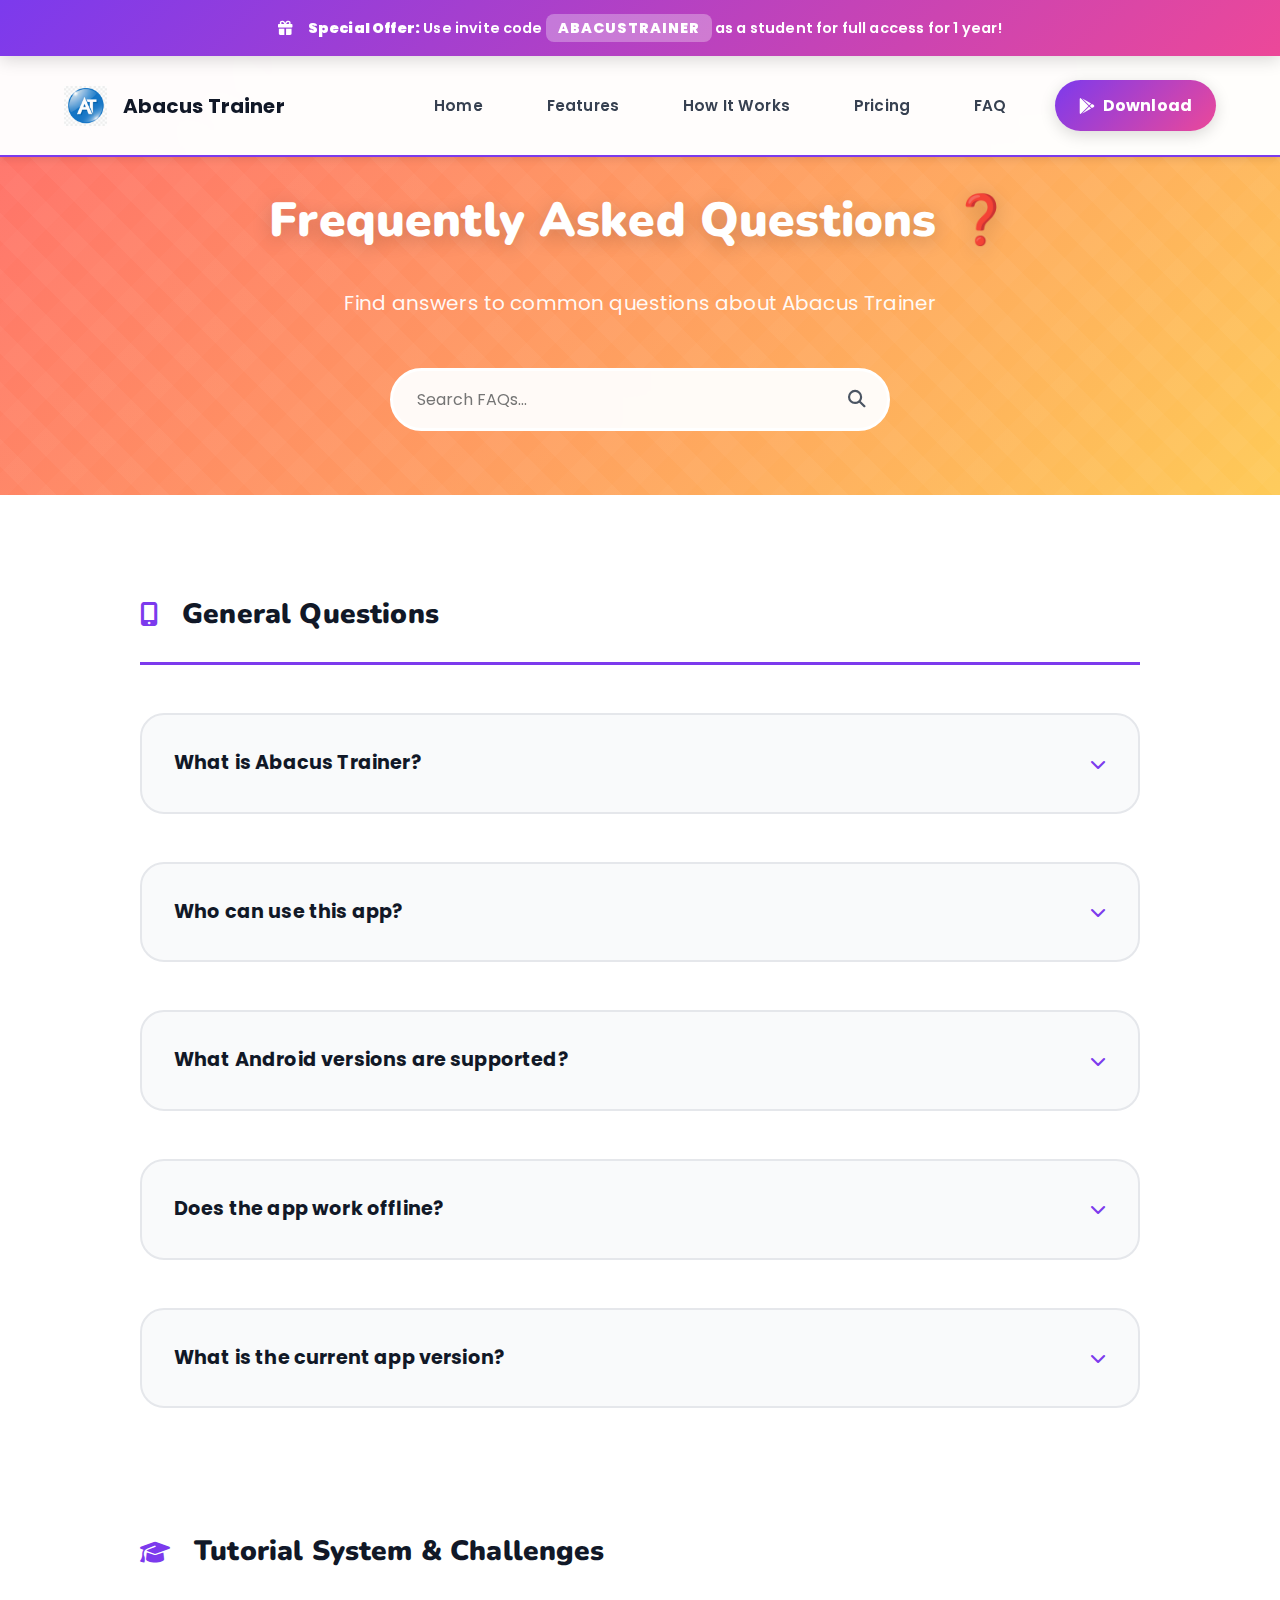
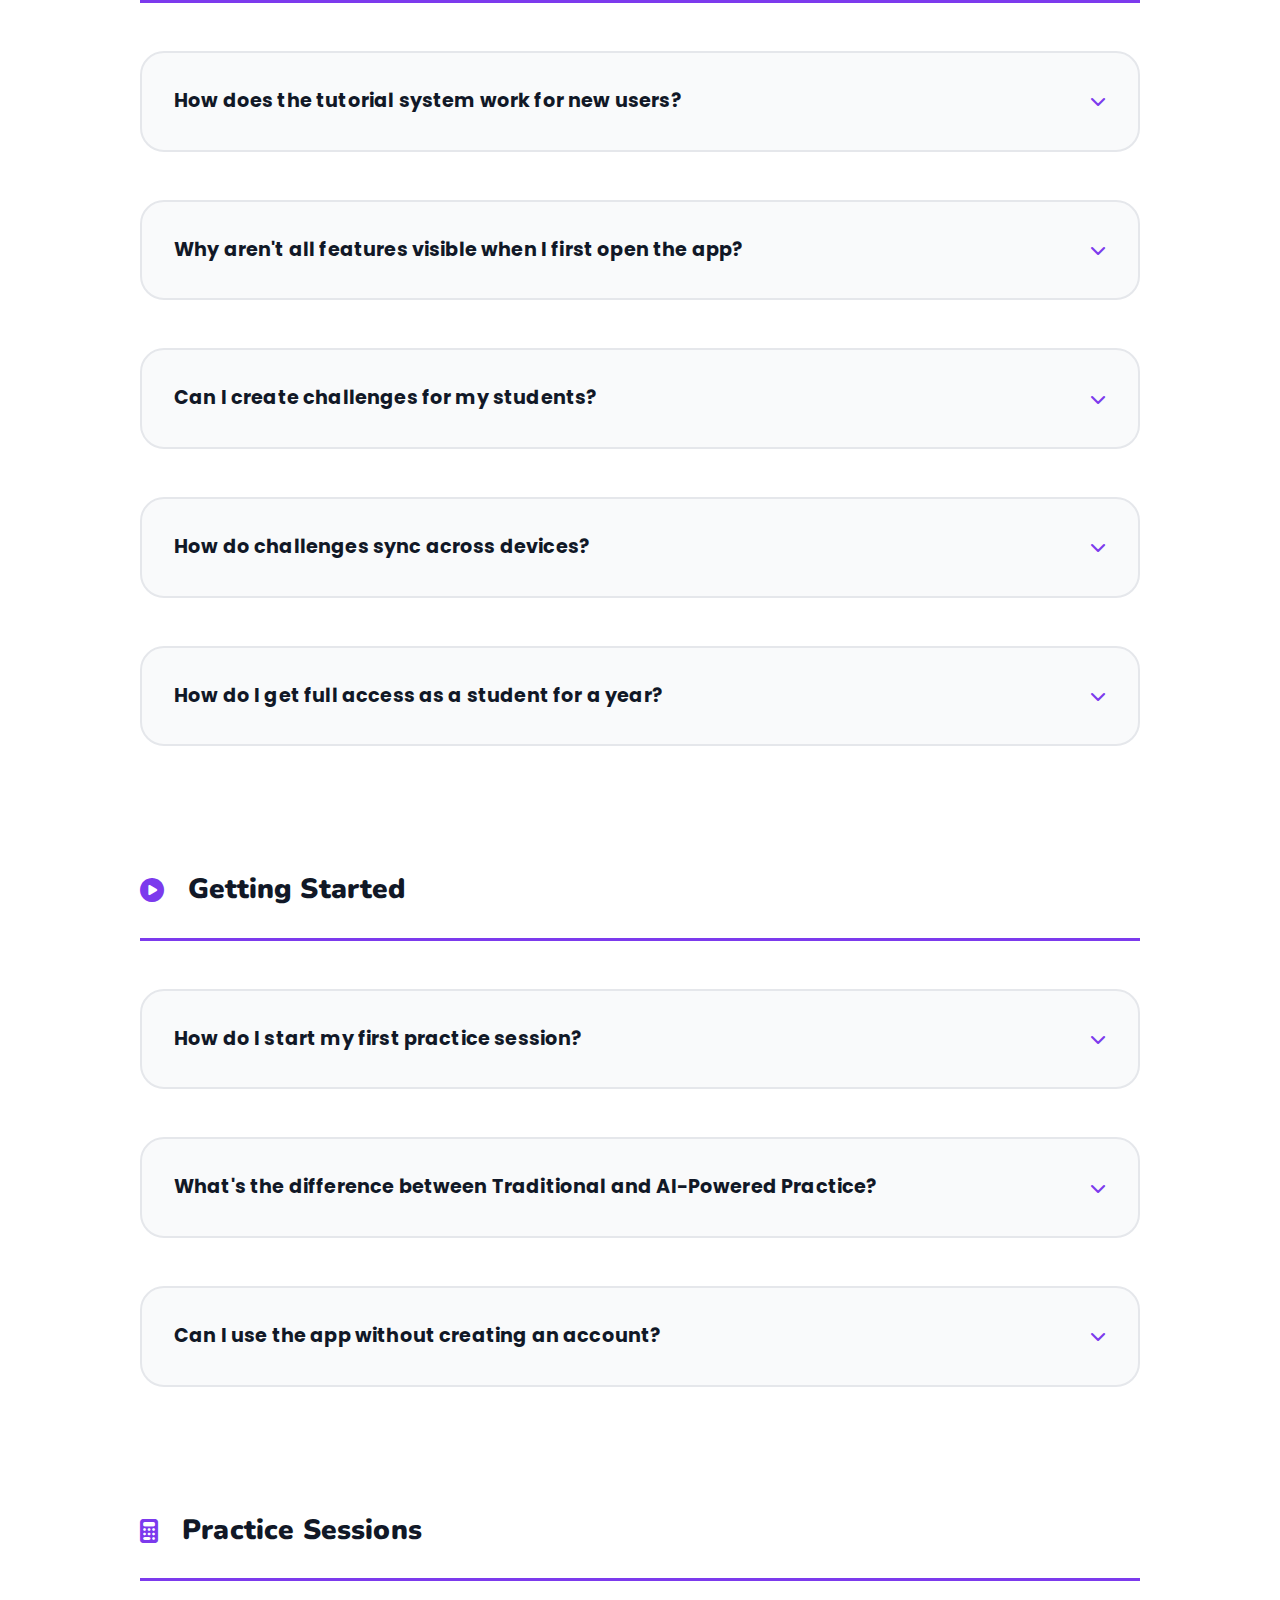
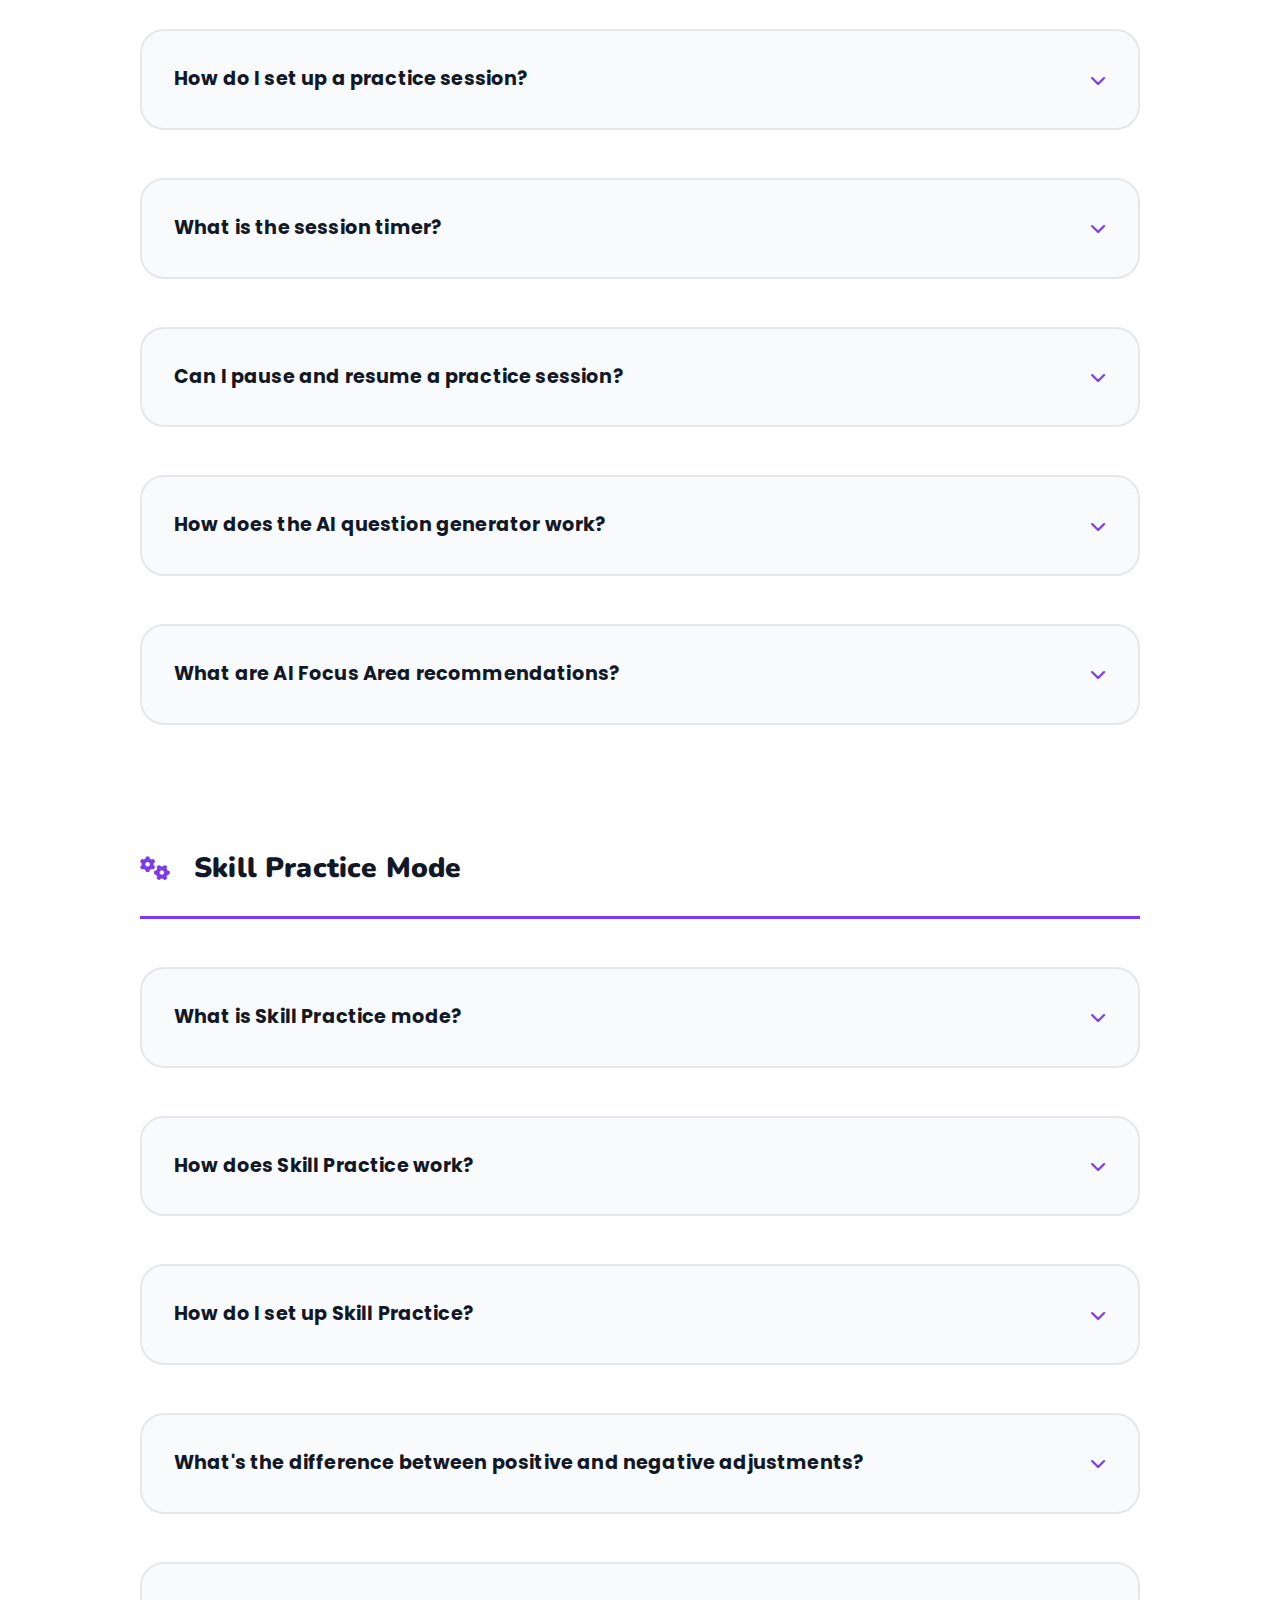
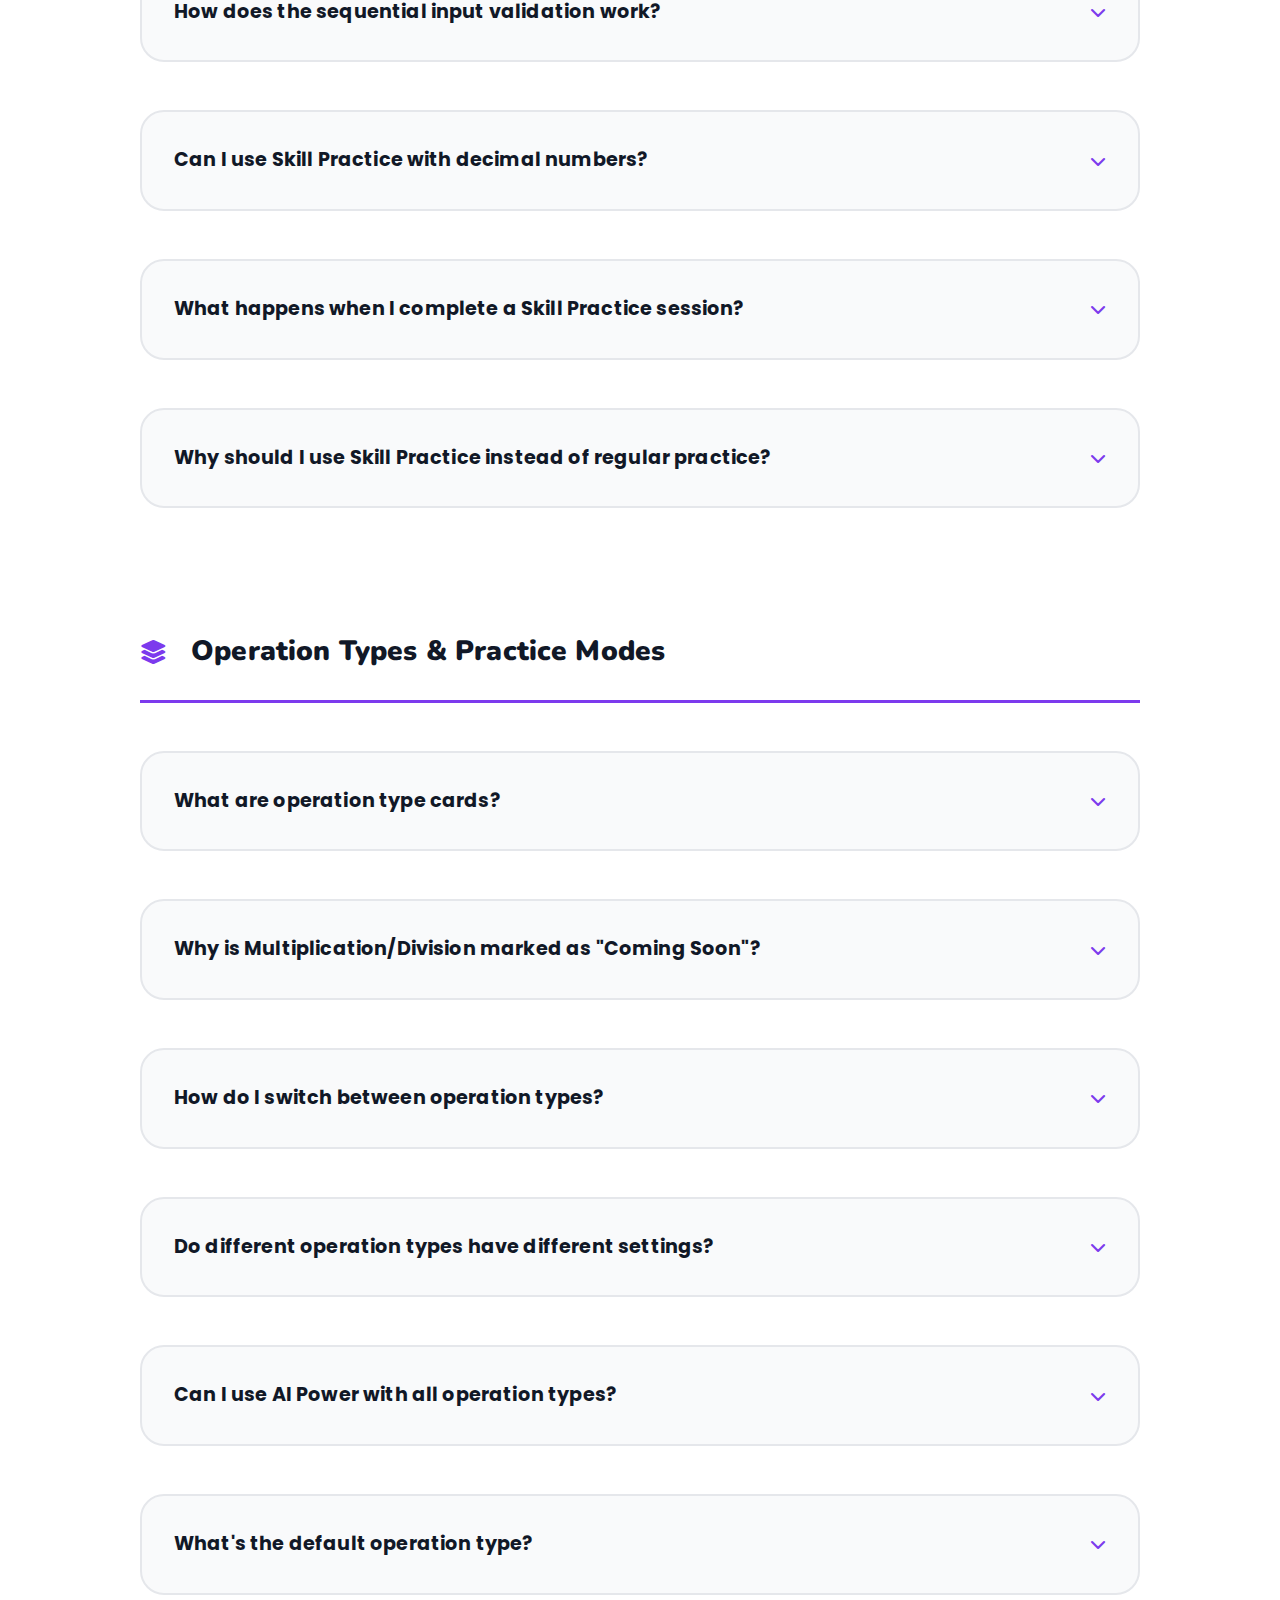
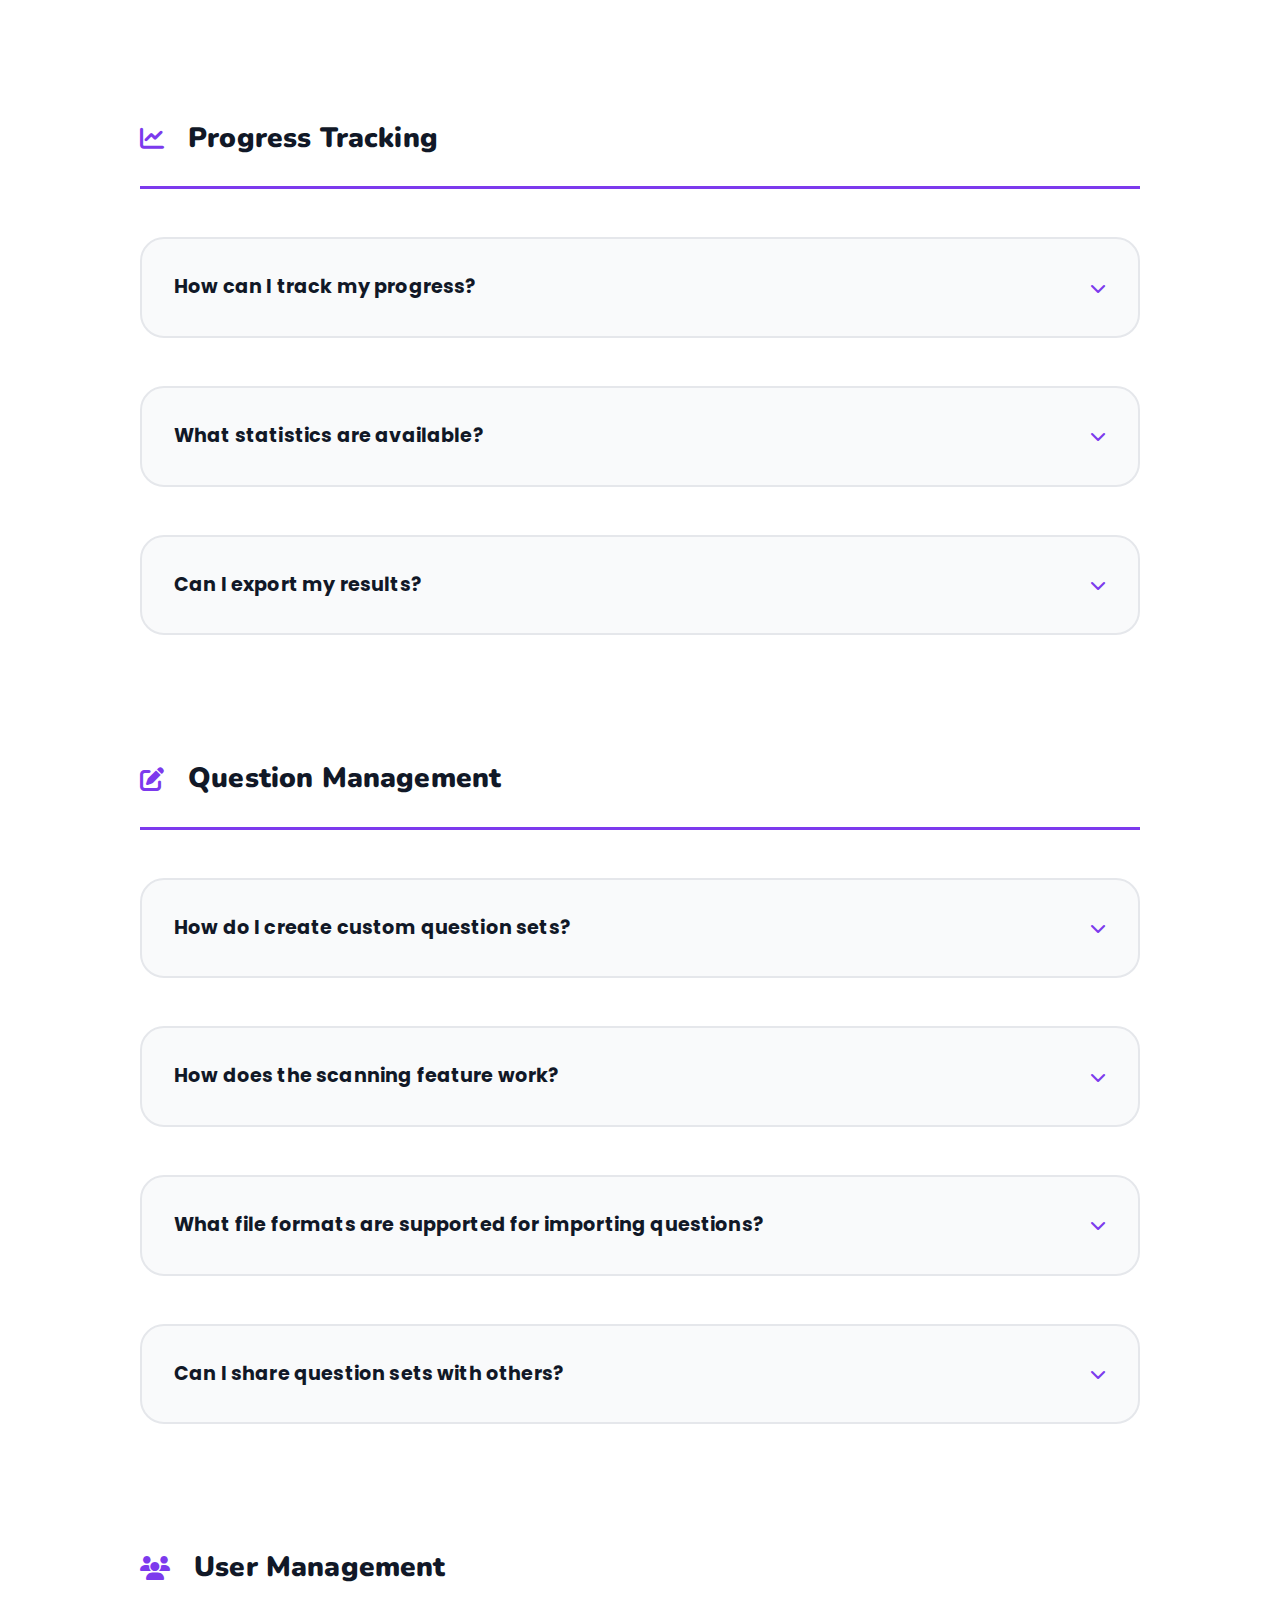
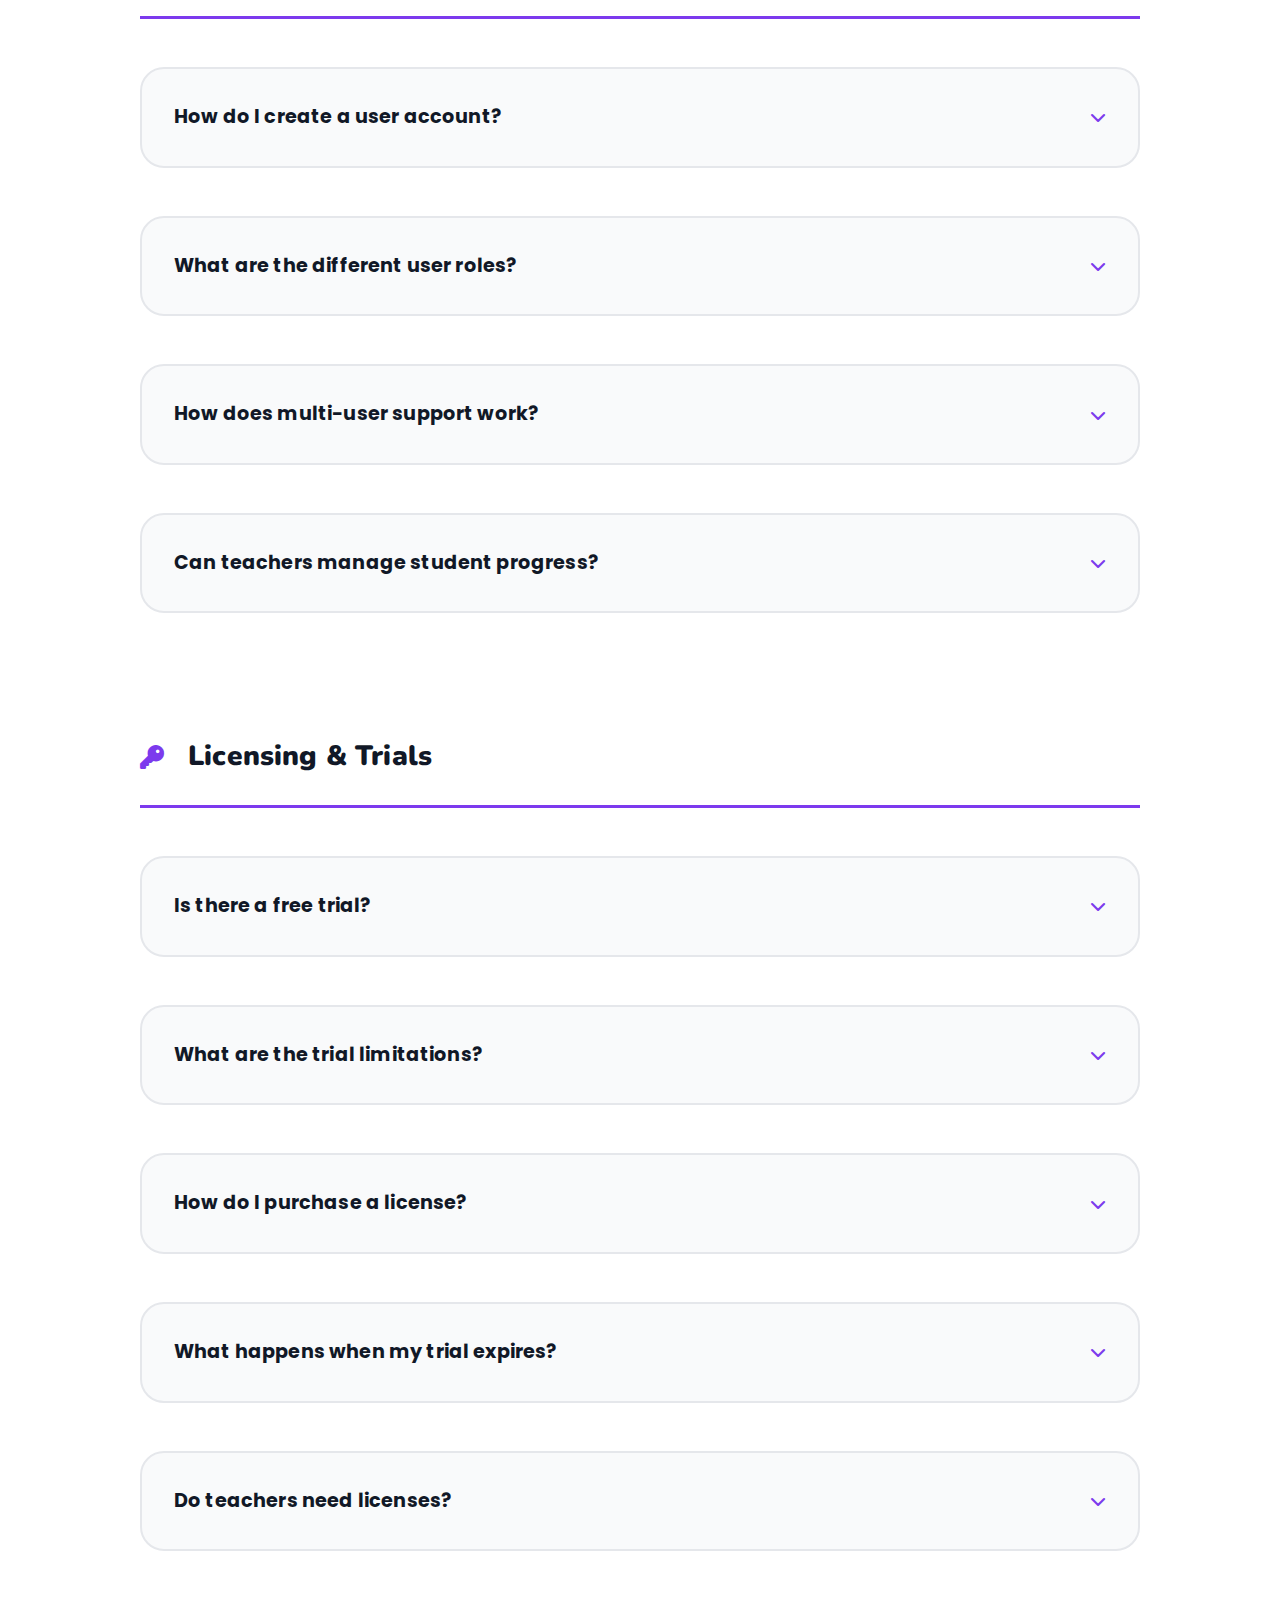
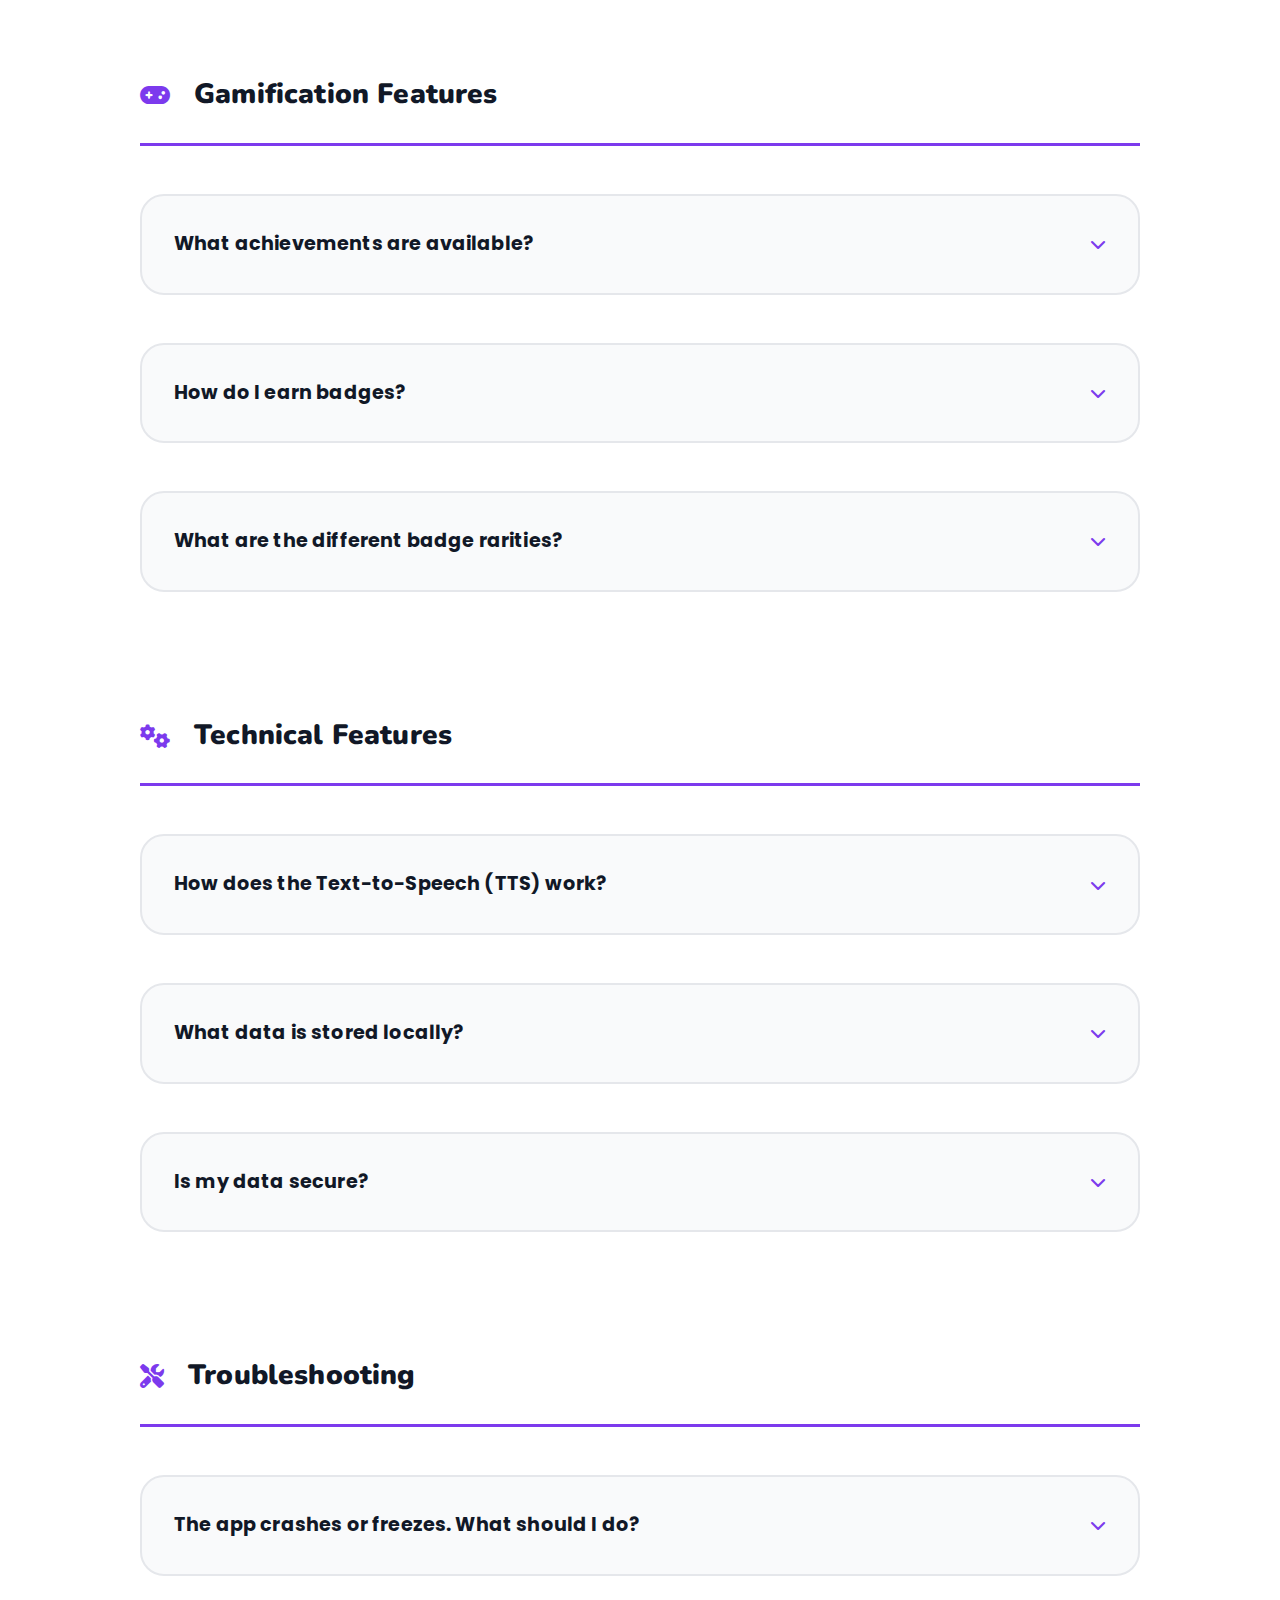
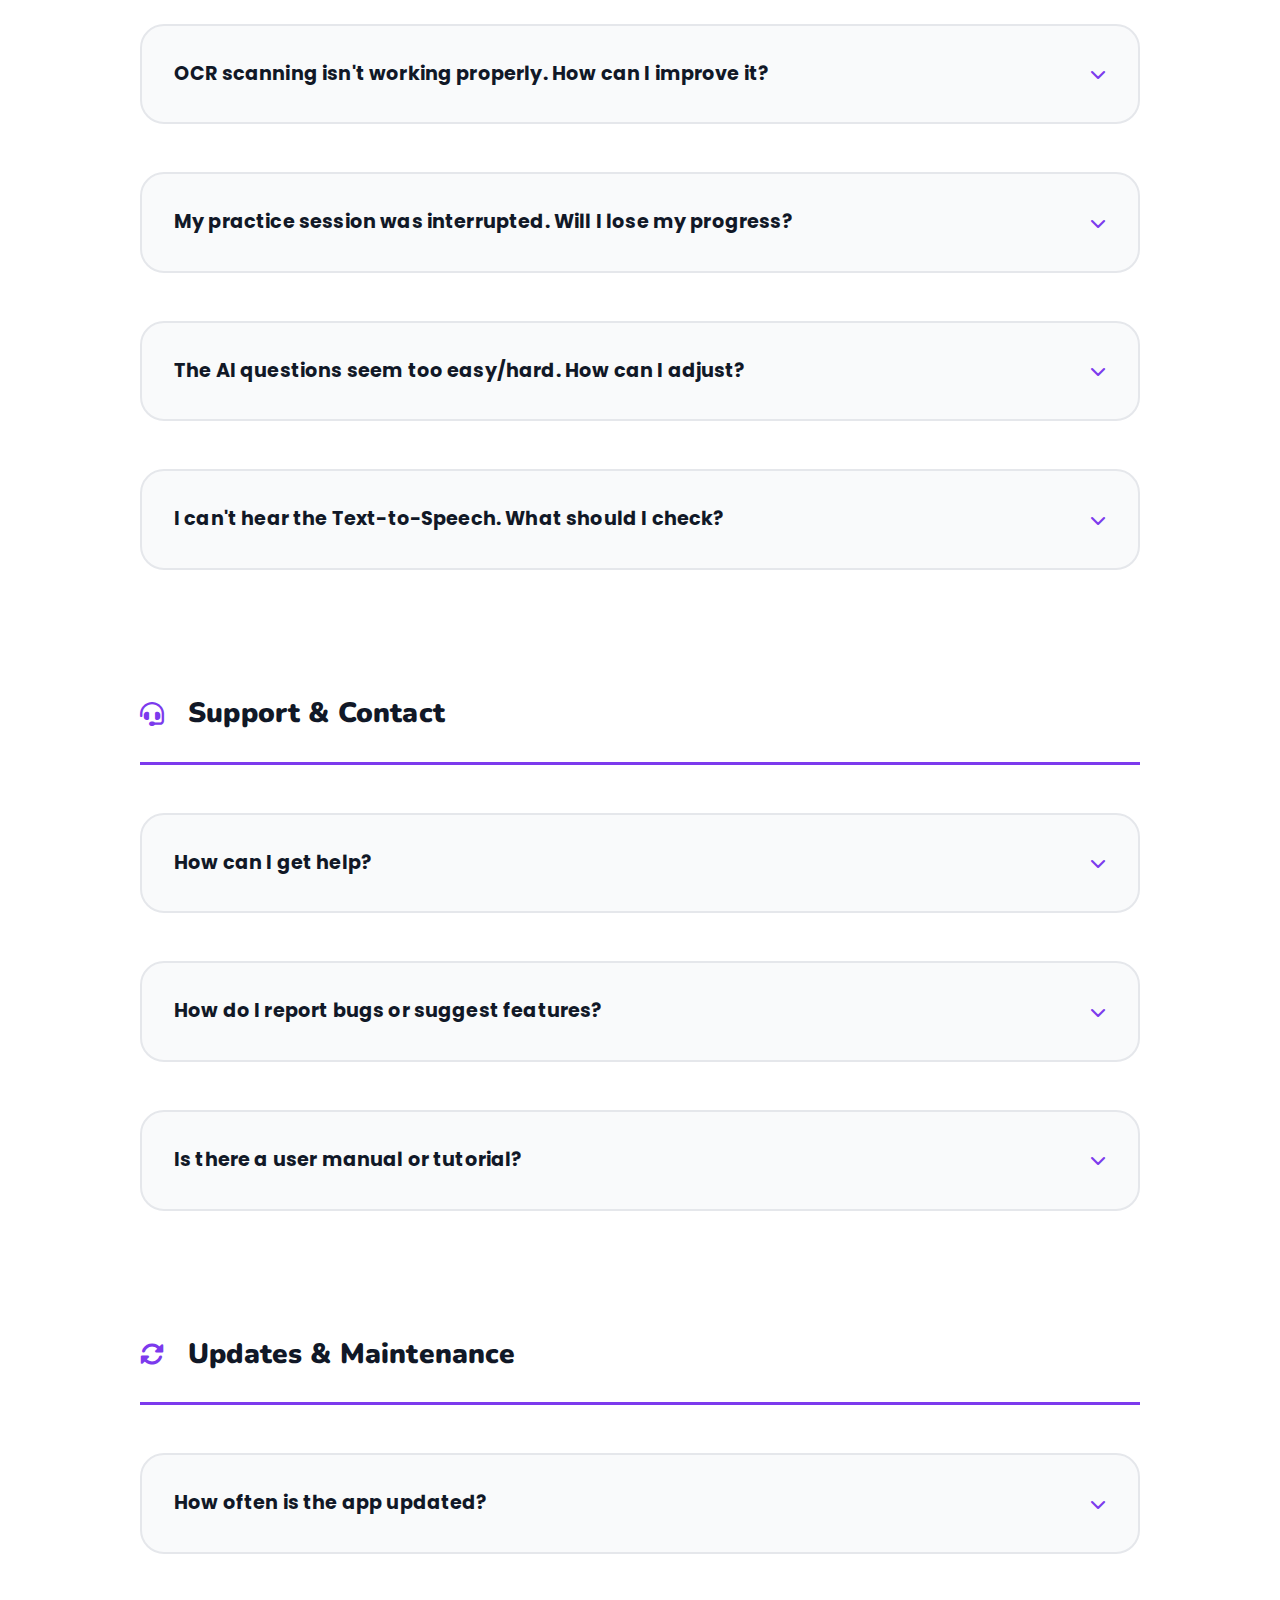
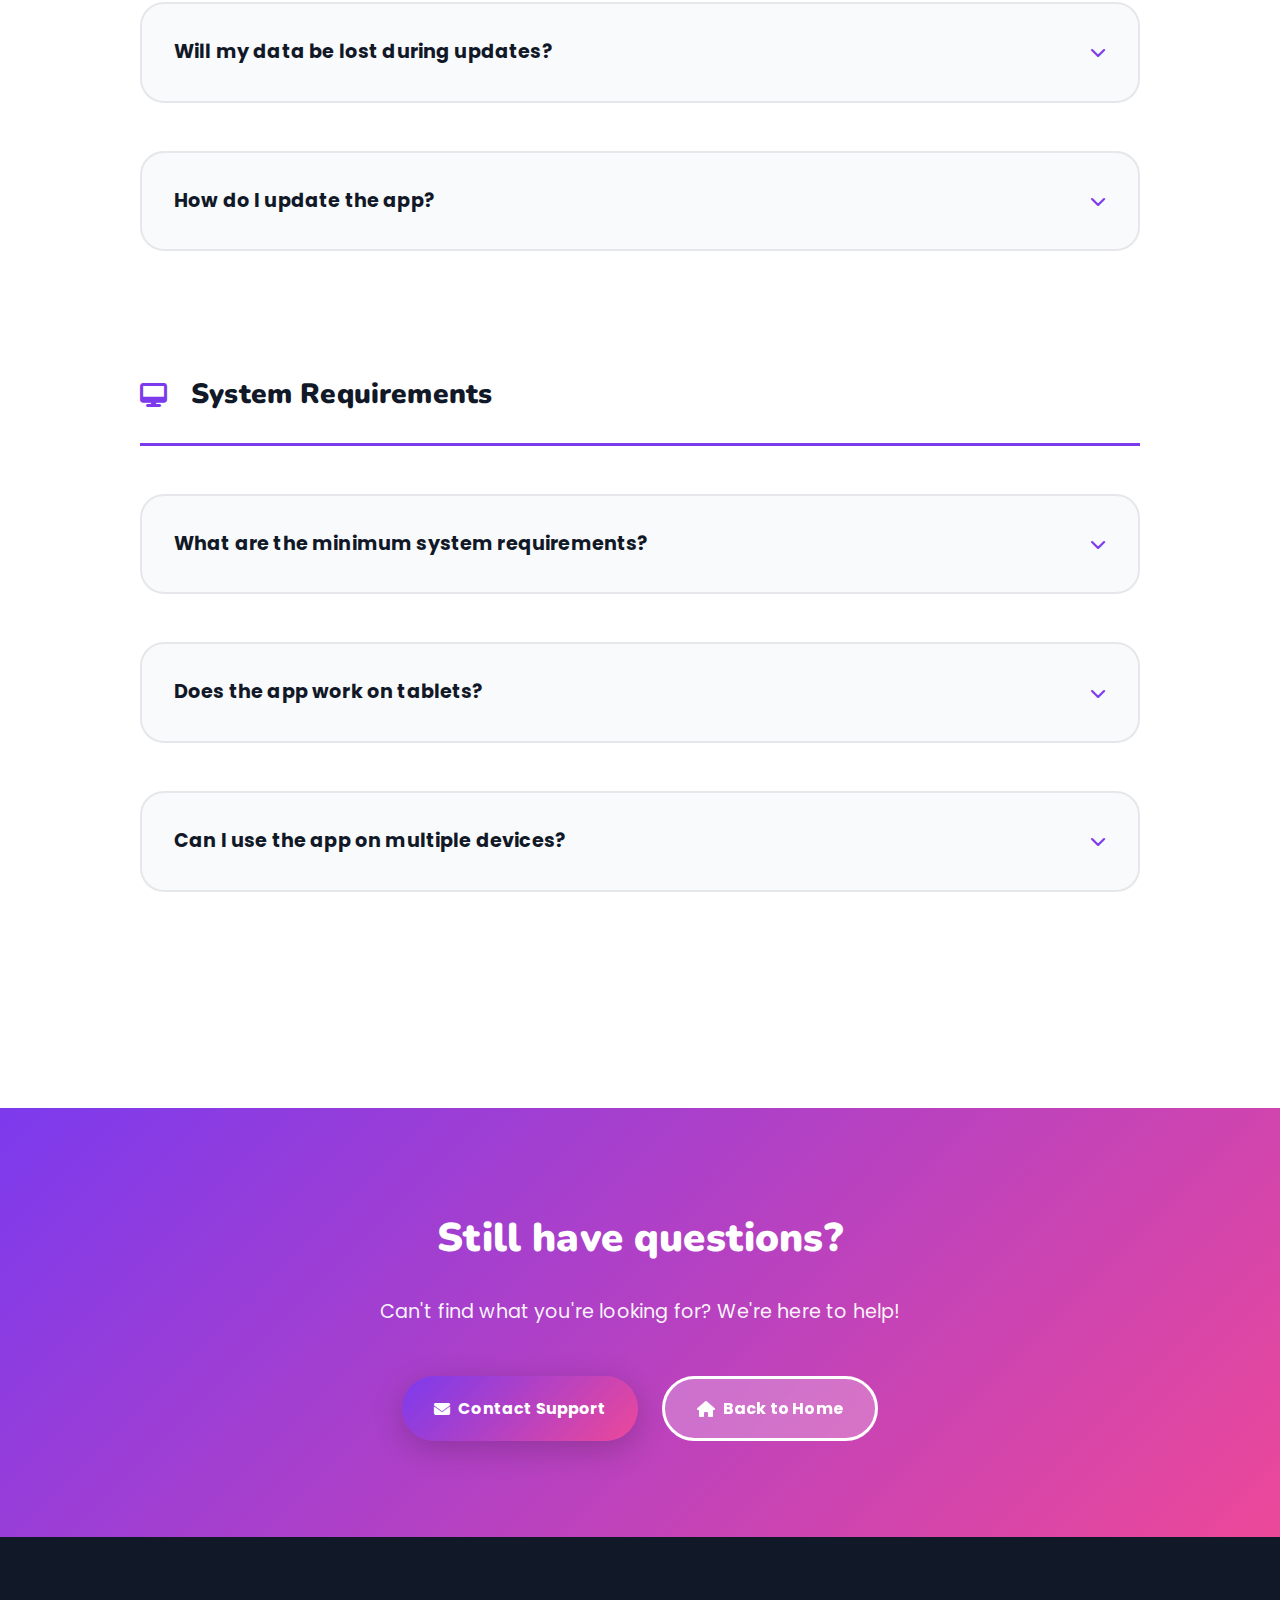
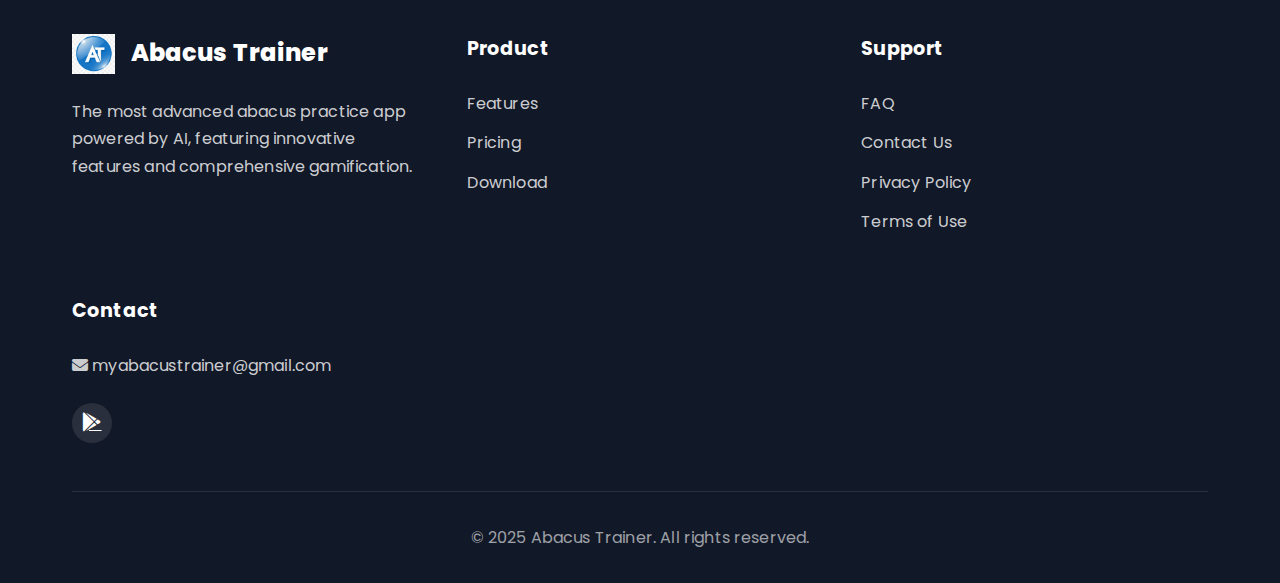
<file: faq.html>
<!DOCTYPE html>
<html lang="en">
<head>
    <meta charset="UTF-8">
    <meta name="viewport" content="width=device-width, initial-scale=1.0">
    <meta name="description" content="Frequently Asked Questions about Abacus Trainer - the most advanced abacus practice app powered by AI, featuring Skill Practice mode and operation type selection.">
    <title>FAQ - Abacus Trainer</title>
    
    <!-- Favicon -->
    <link rel="icon" type="image/svg+xml" href="images/logo.svg">
    
    <!-- Preconnect -->
    <link rel="preconnect" href="https://fonts.googleapis.com">
    <link rel="preconnect" href="https://fonts.gstatic.com" crossorigin>
    
    <!-- Google Fonts -->
    <link href="https://fonts.googleapis.com/css2?family=Poppins:wght@400;600;700;800;900&family=Nunito:wght@400;600;700;800&display=swap" rel="stylesheet">
    
    <!-- Font Awesome -->
    <link rel="stylesheet" href="https://cdnjs.cloudflare.com/ajax/libs/font-awesome/6.4.0/css/all.min.css">
    
    <!-- Styles -->
    <link rel="stylesheet" href="style.css">
</head>
<body>
    <!-- Invite Banner -->
    <div class="invite-banner" id="invite-banner">
        <div class="invite-content">
            <i class="fas fa-gift"></i>
            <span><strong>Special Offer:</strong> Use invite code <strong class="invite-code">ABACUSTRAINER</strong> as a student for full access for 1 year!</span>
        </div>
    </div>

    <!-- Navigation -->
    <nav class="navbar" id="navbar">
        <div class="nav-container">
            <div class="nav-logo">
                <a href="index.html">
                    <img src="images/logo.svg" alt="Abacus Trainer Logo" class="logo-img">
                    <span class="logo-text">Abacus Trainer</span>
                </a>
            </div>
            <div class="nav-menu" id="nav-menu">
                <a href="index.html#home" class="nav-link">Home</a>
                <a href="index.html#features" class="nav-link">Features</a>
                <a href="index.html#how-it-works" class="nav-link">How It Works</a>
                <a href="index.html#pricing" class="nav-link">Pricing</a>
                <a href="faq.html" class="nav-link active">FAQ</a>
                <a href="https://play.google.com/store/apps/details?id=com.abacus.trainer" target="_blank" rel="noopener" class="nav-cta">
                    <i class="fab fa-google-play"></i>
                    Download
                </a>
            </div>
            <button class="hamburger" id="hamburger">
                <span></span>
                <span></span>
                <span></span>
            </button>
        </div>
    </nav>

    <!-- FAQ Hero Section -->
    <section class="faq-hero-section">
        <div class="container">
            <div class="faq-hero-content">
                <h1>Frequently Asked Questions <span class="emoji">❓</span></h1>
                <p>Find answers to common questions about Abacus Trainer</p>
                <div class="faq-search">
                    <input type="text" id="faq-search" placeholder="Search FAQs..." class="search-input">
                    <i class="fas fa-search search-icon"></i>
                </div>
            </div>
        </div>
    </section>

    <!-- FAQ Content -->
    <section class="faq-content-section">
        <div class="container">
            <div class="faq-sections">
                
                <!-- General Questions -->
                <div class="faq-section">
                    <h2 class="faq-section-title">
                        <i class="fas fa-mobile-alt"></i>
                        General Questions
                    </h2>
                    <div class="faq-items">
                        <div class="faq-item">
                            <div class="faq-question">
                                <h3>What is Abacus Trainer?</h3>
                                <i class="fas fa-chevron-down"></i>
                            </div>
                            <div class="faq-answer">
                                <p>Abacus Trainer is an Android educational app designed to help students learn and practice mental arithmetic using the abacus method. It provides interactive practice sessions, progress tracking, and AI-powered question generation to enhance learning efficiency.</p>
                            </div>
                        </div>

                        <div class="faq-item">
                            <div class="faq-question">
                                <h3>Who can use this app?</h3>
                                <i class="fas fa-chevron-down"></i>
                            </div>
                            <div class="faq-answer">
                                <ul>
                                    <li><strong>Students</strong>: Learning abacus arithmetic methods</li>
                                    <li><strong>Teachers</strong>: Managing multiple student progress</li>
                                    <li><strong>Parents</strong>: Monitoring child's learning progress</li>
                                    <li><strong>Educational Institutions</strong>: Classroom and homework support</li>
                                </ul>
                            </div>
                        </div>

                        <div class="faq-item">
                            <div class="faq-question">
                                <h3>What Android versions are supported?</h3>
                                <i class="fas fa-chevron-down"></i>
                            </div>
                            <div class="faq-answer">
                                <p>The app requires Android 8.0 (API 26) or higher and supports up to Android 15+ (API 35).</p>
                            </div>
                        </div>

                        <div class="faq-item">
                            <div class="faq-question">
                                <h3>Does the app work offline?</h3>
                                <i class="fas fa-chevron-down"></i>
                            </div>
                            <div class="faq-answer">
                                <p>Yes! The app is designed to work entirely offline. All core features including practice sessions, AI question generation, and progress tracking work without internet connectivity.</p>
                            </div>
                        </div>

                        <div class="faq-item">
                            <div class="faq-question">
                                <h3>What is the current app version?</h3>
                                <i class="fas fa-chevron-down"></i>
                            </div>
                            <div class="faq-answer">
                                <p>The current version is 4.3 (Build 18), released in November 2025. The app requires Android 8.0 (API 26) or higher and supports up to Android 15+ (API 35).</p>
                            </div>
                        </div>
                    </div>
                </div>

                <!-- Tutorial System & Challenges -->
                <div class="faq-section">
                    <h2 class="faq-section-title">
                        <i class="fas fa-graduation-cap"></i>
                        Tutorial System & Challenges
                    </h2>
                    <div class="faq-items">
                        <div class="faq-item">
                            <div class="faq-question">
                                <h3>How does the tutorial system work for new users?</h3>
                                <i class="fas fa-chevron-down"></i>
                            </div>
                            <div class="faq-answer">
                                <p>New users are guided through features over 7 days with contextual hints. Tutorials appear when you first visit each screen, and completing them automatically marks them as done. This prevents overwhelm and ensures a smooth learning experience. One hint per screen keeps kids focused.</p>
                            </div>
                        </div>

                        <div class="faq-item">
                            <div class="faq-question">
                                <h3>Why aren't all features visible when I first open the app?</h3>
                                <i class="fas fa-chevron-down"></i>
                            </div>
                            <div class="faq-answer">
                                <p>To prevent overwhelm, features are introduced progressively over 7 days. This kid-friendly approach ensures children focus on one thing at a time and learn gradually. All features are still accessible; tutorials just guide you to discover them naturally as you're ready.</p>
                            </div>
                        </div>

                        <div class="faq-item">
                            <div class="faq-question">
                                <h3>Can I create challenges for my students?</h3>
                                <i class="fas fa-chevron-down"></i>
                            </div>
                            <div class="faq-answer">
                                <p>Yes! Teachers and students can create practice challenges. Challenges can be shared via email or WhatsApp using invite codes, and all participants' progress is tracked in real-time. Created challenges, participant records, and progress all sync automatically via Firestore.</p>
                            </div>
                        </div>

                        <div class="faq-item">
                            <div class="faq-question">
                                <h3>How do challenges sync across devices?</h3>
                                <i class="fas fa-chevron-down"></i>
                            </div>
                            <div class="faq-answer">
                                <p>Challenges are stored in Firestore and automatically sync when you're online. Created challenges, participant records, and progress are all synchronized in real-time across all devices.</p>
                            </div>
                        </div>

                        <div class="faq-item">
                            <div class="faq-question">
                                <h3>How do I get full access as a student for a year?</h3>
                                <i class="fas fa-chevron-down"></i>
                            </div>
                            <div class="faq-answer">
                                <p>Students can use the invite code <strong>ABACUSTRAINER</strong> when creating their account to get full access for 1 year. This special offer provides all premium features including unlimited practice sessions, challenge creation, full AI recommendations, cognitive metrics dashboard, and cloud sync.</p>
                            </div>
                        </div>
                    </div>
                </div>

                <!-- Getting Started -->
                <div class="faq-section">
                    <h2 class="faq-section-title">
                        <i class="fas fa-play-circle"></i>
                        Getting Started
                    </h2>
                    <div class="faq-items">
                        <div class="faq-item">
                            <div class="faq-question">
                                <h3>How do I start my first practice session?</h3>
                                <i class="fas fa-chevron-down"></i>
                            </div>
                            <div class="faq-answer">
                                <ol>
                                    <li>Open the app and you'll see the Statistics Dashboard</li>
                                    <li>Click "Start Practice"</li>
                                    <li>Configure your practice settings (difficulty, duration, etc.)</li>
                                    <li>Choose between Traditional Practice or AI-Powered Practice</li>
                                    <li>Begin your session</li>
                                </ol>
                            </div>
                        </div>

                        <div class="faq-item">
                            <div class="faq-question">
                                <h3>What's the difference between Traditional and AI-Powered Practice?</h3>
                                <i class="fas fa-chevron-down"></i>
                            </div>
                            <div class="faq-answer">
                                <ul>
                                    <li><strong>Traditional Practice</strong>: Uses standard abacus arithmetic problems with fixed difficulty</li>
                                    <li><strong>AI-Powered Practice</strong>: Smart question generation that adapts to your performance, focusing on areas that need improvement</li>
                                </ul>
                            </div>
                        </div>

                        <div class="faq-item">
                            <div class="faq-question">
                                <h3>Can I use the app without creating an account?</h3>
                                <i class="fas fa-chevron-down"></i>
                            </div>
                            <div class="faq-answer">
                                <p>Yes! The app offers Guest Mode for quick access without account creation. However, guest users have limited features and daily usage limits.</p>
                            </div>
                        </div>
                    </div>
                </div>

                <!-- Practice Sessions -->
                <div class="faq-section">
                    <h2 class="faq-section-title">
                        <i class="fas fa-calculator"></i>
                        Practice Sessions
                    </h2>
                    <div class="faq-items">
                        <div class="faq-item">
                            <div class="faq-question">
                                <h3>How do I set up a practice session?</h3>
                                <i class="fas fa-chevron-down"></i>
                            </div>
                            <div class="faq-answer">
                                <ol>
                                    <li>From the Statistics Dashboard, click "Start Practice"</li>
                                    <li>Configure these settings:
                                        <ul>
                                            <li><strong>Digit Range</strong>: 1D, 2D, or 3D number complexity</li>
                                            <li><strong>Operation Types</strong>: Addition, subtraction, multiplication, division</li>
                                            <li><strong>Session Duration</strong>: Set custom timer (MM:SS format)</li>
                                            <li><strong>Question Count</strong>: Number of questions per session</li>
                                            <li><strong>Speech Settings</strong>: TTS speed and gap preferences</li>
                                        </ul>
                                    </li>
                                </ol>
                            </div>
                        </div>

                        <div class="faq-item">
                            <div class="faq-question">
                                <h3>What is the session timer?</h3>
                                <i class="fas fa-chevron-down"></i>
                            </div>
                            <div class="faq-answer">
                                <p>The session timer allows you to set a custom duration for your practice session. When the timer expires, the session ends gracefully, and your progress is automatically saved.</p>
                            </div>
                        </div>

                        <div class="faq-item">
                            <div class="faq-question">
                                <h3>Can I pause and resume a practice session?</h3>
                                <i class="fas fa-chevron-down"></i>
                            </div>
                            <div class="faq-answer">
                                <p>Yes! You can pause and resume practice sessions at any time. Your progress is automatically saved.</p>
                            </div>
                        </div>

                        <div class="faq-item">
                            <div class="faq-question">
                                <h3>How does the AI question generator work?</h3>
                                <i class="fas fa-chevron-down"></i>
                            </div>
                            <div class="faq-answer">
                                <p>The AI analyzes your recent performance (last 5 completed sessions) and:</p>
                                <ul>
                                    <li>Adjusts difficulty based on your accuracy</li>
                                    <li>Focuses on areas where you make mistakes</li>
                                    <li>Includes varied problem patterns</li>
                                    <li>Works completely offline</li>
                                </ul>
                            </div>
                        </div>

                        <div class="faq-item">
                            <div class="faq-question">
                                <h3>What are AI Focus Area recommendations?</h3>
                                <i class="fas fa-chevron-down"></i>
                            </div>
                            <div class="faq-answer">
                                <p>Every day, the app analyzes your performance and recommends a specific area to focus on (e.g., "Practice with 2-digit numbers" or "Work on speed"). These recommendations appear as notifications and are available in your notification history. They use natural language coaching insights based on ML analysis of your performance and help predict your readiness for the next difficulty level.</p>
                            </div>
                        </div>
                    </div>
                </div>

                <!-- Skill Practice -->
                <div class="faq-section">
                    <h2 class="faq-section-title">
                        <i class="fas fa-cogs"></i>
                        Skill Practice Mode
                    </h2>
                    <div class="faq-items">
                        <div class="faq-item">
                            <div class="faq-question">
                                <h3>What is Skill Practice mode?</h3>
                                <i class="fas fa-chevron-down"></i>
                            </div>
                            <div class="faq-answer">
                                <p>Skill Practice is a unique training mode designed to master abacus fundamentals through sequential number training. It helps build core abacus skills by practicing with adjustment-based number sequences.</p>
                            </div>
                        </div>

                        <div class="faq-item">
                            <div class="faq-question">
                                <h3>How does Skill Practice work?</h3>
                                <i class="fas fa-chevron-down"></i>
                            </div>
                            <div class="faq-answer">
                                <p>Skill Practice generates a sequence of numbers based on:</p>
                                <ul>
                                    <li><strong>Start Number</strong>: Randomly generated based on your digit/decimal settings</li>
                                    <li><strong>Adjustment Value</strong>: A positive or negative number you specify (5-15 range)</li>
                                    <li><strong>Target Number</strong>: Calculated based on start number and adjustment</li>
                                    <li><strong>Sequence</strong>: A series of numbers from start to target with the adjustment increment</li>
                                </ul>
                            </div>
                        </div>

                        <div class="faq-item">
                            <div class="faq-question">
                                <h3>How do I set up Skill Practice?</h3>
                                <i class="fas fa-chevron-down"></i>
                            </div>
                            <div class="faq-answer">
                                <ol>
                                    <li>On the Practice Setup screen, select "Skill" from the operation type cards</li>
                                    <li>Configure your digit range and decimal points</li>
                                    <li>Set the number of questions (1-5)</li>
                                    <li>Click "Let's Practice" to start</li>
                                    <li>Enter your adjustment value (5-15 or -15 to -5)</li>
                                    <li>Click "Start" to begin your Skill Practice session</li>
                                </ol>
                            </div>
                        </div>

                        <div class="faq-item">
                            <div class="faq-question">
                                <h3>What's the difference between positive and negative adjustments?</h3>
                                <i class="fas fa-chevron-down"></i>
                            </div>
                            <div class="faq-answer">
                                <ul>
                                    <li><strong>Positive Adjustment</strong>: Creates an ascending sequence (e.g., start=10, adj=5 → 10, 15, 20, 25, 30)</li>
                                    <li><strong>Negative Adjustment</strong>: Creates a descending sequence (e.g., start=50, adj=-5 → 50, 45, 40, 35, 30)</li>
                                    <li>Both help develop different abacus skills and mental calculation patterns</li>
                                </ul>
                            </div>
                        </div>

                        <div class="faq-item">
                            <div class="faq-question">
                                <h3>How does the sequential input validation work?</h3>
                                <i class="fas fa-chevron-down"></i>
                            </div>
                            <div class="faq-answer">
                                <p>Skill Practice uses sequential validation:</p>
                                <ul>
                                    <li>You must input numbers in the correct sequence order</li>
                                    <li>Each input is compared against the expected next number</li>
                                    <li>Correct inputs show a green checkmark (✓)</li>
                                    <li>Incorrect inputs show a red cross (✗)</li>
                                    <li>You can input any number, but only the correct sequence advances</li>
                                    <li>The session completes when you reach the final target number</li>
                                </ul>
                            </div>
                        </div>

                        <div class="faq-item">
                            <div class="faq-question">
                                <h3>Can I use Skill Practice with decimal numbers?</h3>
                                <i class="fas fa-chevron-down"></i>
                            </div>
                            <div class="faq-answer">
                                <p>Yes! Skill Practice supports decimal numbers:</p>
                                <ul>
                                    <li>Configure decimal points (1, 2, or 3) in the Practice Setup</li>
                                    <li>Start and target numbers will be generated as decimals</li>
                                    <li>Sequences maintain proper decimal precision</li>
                                    <li>Input validation accounts for floating-point accuracy</li>
                                </ul>
                            </div>
                        </div>

                        <div class="faq-item">
                            <div class="faq-question">
                                <h3>What happens when I complete a Skill Practice session?</h3>
                                <i class="fas fa-chevron-down"></i>
                            </div>
                            <div class="faq-answer">
                                <p>Upon completion:</p>
                                <ul>
                                    <li>Your session is automatically saved to the database</li>
                                    <li>You're taken to the Results screen showing your performance</li>
                                    <li>Results include accuracy, time spent, and sequence completion</li>
                                    <li>Progress is tracked in your statistics dashboard</li>
                                    <li>Results are accessible through the regular Results screen</li>
                                </ul>
                            </div>
                        </div>

                        <div class="faq-item">
                            <div class="faq-question">
                                <h3>Why should I use Skill Practice instead of regular practice?</h3>
                                <i class="fas fa-chevron-down"></i>
                            </div>
                            <div class="faq-answer">
                                <p>Skill Practice offers unique benefits:</p>
                                <ul>
                                    <li><strong>Fundamental Building</strong>: Develops core abacus calculation patterns</li>
                                    <li><strong>Sequential Thinking</strong>: Improves number sequence recognition</li>
                                    <li><strong>Adjustment Mastery</strong>: Builds confidence with specific increment values</li>
                                    <li><strong>Pattern Recognition</strong>: Helps identify mathematical patterns</li>
                                    <li><strong>Mental Math Foundation</strong>: Strengthens basic arithmetic skills</li>
                                </ul>
                            </div>
                        </div>
                    </div>
                </div>

                <!-- Operation Types -->
                <div class="faq-section">
                    <h2 class="faq-section-title">
                        <i class="fas fa-layer-group"></i>
                        Operation Types & Practice Modes
                    </h2>
                    <div class="faq-items">
                        <div class="faq-item">
                            <div class="faq-question">
                                <h3>What are operation type cards?</h3>
                                <i class="fas fa-chevron-down"></i>
                            </div>
                            <div class="faq-answer">
                                <p>Operation type cards allow you to choose your preferred practice mode:</p>
                                <ul>
                                    <li><strong>+/- (Add/Sub)</strong>: Traditional addition and subtraction practice</li>
                                    <li><strong>x/÷ (Mul/Div)</strong>: Multiplication and division practice (Coming Soon)</li>
                                    <li><strong>Skill</strong>: Specialized Skill Practice mode for fundamental training</li>
                                </ul>
                            </div>
                        </div>

                        <div class="faq-item">
                            <div class="faq-question">
                                <h3>Why is Multiplication/Division marked as "Coming Soon"?</h3>
                                <i class="fas fa-chevron-down"></i>
                            </div>
                            <div class="faq-answer">
                                <p>Multiplication and Division features are currently under development. When you click on the x/÷ card, you'll see a "Coming Soon" dialog explaining that these features will be available in a future update.</p>
                            </div>
                        </div>

                        <div class="faq-item">
                            <div class="faq-question">
                                <h3>How do I switch between operation types?</h3>
                                <i class="fas fa-chevron-down"></i>
                            </div>
                            <div class="faq-answer">
                                <p>Simply tap on any of the operation type cards on the Practice Setup screen:</p>
                                <ul>
                                    <li>Tap "+/-" for addition and subtraction practice</li>
                                    <li>Tap "Skill" for Skill Practice mode</li>
                                    <li>Tap "x/÷" to see the Coming Soon message</li>
                                    <li>The selected card will be highlighted in blue</li>
                                </ul>
                            </div>
                        </div>

                        <div class="faq-item">
                            <div class="faq-question">
                                <h3>Do different operation types have different settings?</h3>
                                <i class="fas fa-chevron-down"></i>
                            </div>
                            <div class="faq-answer">
                                <p>Yes, operation types affect available settings:</p>
                                <ul>
                                    <li><strong>+/- Mode</strong>: All settings available (AI Power, Auditory, Prompts, etc.)</li>
                                    <li><strong>Skill Mode</strong>: Some settings are disabled (AI Power, Auditory, Prompts per Question, Include Negative, Pattern, Carry)</li>
                                    <li><strong>x/÷ Mode</strong>: Currently unavailable (Coming Soon)</li>
                                </ul>
                            </div>
                        </div>

                        <div class="faq-item">
                            <div class="faq-question">
                                <h3>Can I use AI Power with all operation types?</h3>
                                <i class="fas fa-chevron-down"></i>
                            </div>
                            <div class="faq-answer">
                                <p>AI Power availability depends on the operation type:</p>
                                <ul>
                                    <li><strong>+/- Mode</strong>: AI Power available when digit count + decimal count > 1</li>
                                    <li><strong>Skill Mode</strong>: AI Power is disabled (not applicable to Skill Practice)</li>
                                    <li><strong>x/÷ Mode</strong>: Will be available when the feature launches</li>
                                </ul>
                            </div>
                        </div>

                        <div class="faq-item">
                            <div class="faq-question">
                                <h3>What's the default operation type?</h3>
                                <i class="fas fa-chevron-down"></i>
                            </div>
                            <div class="faq-answer">
                                <p>The "+/-" (Add/Sub) operation type is selected by default when you open the Practice Setup screen. This provides the most comprehensive practice experience with all features available.</p>
                            </div>
                        </div>
                    </div>
                </div>

                <!-- Progress Tracking -->
                <div class="faq-section">
                    <h2 class="faq-section-title">
                        <i class="fas fa-chart-line"></i>
                        Progress Tracking
                    </h2>
                    <div class="faq-items">
                        <div class="faq-item">
                            <div class="faq-question">
                                <h3>How can I track my progress?</h3>
                                <i class="fas fa-chevron-down"></i>
                            </div>
                            <div class="faq-answer">
                                <p>The app provides comprehensive progress tracking through:</p>
                                <ul>
                                    <li><strong>Statistics Dashboard</strong>: Daily, weekly, and monthly performance metrics</li>
                                    <li><strong>Session History</strong>: View past practice sessions with detailed results</li>
                                    <li><strong>Performance Trends</strong>: Track improvement over time</li>
                                    <li><strong>Combined Results</strong>: Share multiple session results in PDF format</li>
                                </ul>
                            </div>
                        </div>

                        <div class="faq-item">
                            <div class="faq-question">
                                <h3>What statistics are available?</h3>
                                <i class="fas fa-chevron-down"></i>
                            </div>
                            <div class="faq-answer">
                                <p>The app provides comprehensive statistics including:</p>
                                <ul>
                                    <li>Session completion rates</li>
                                    <li>Accuracy percentages</li>
                                    <li>Time per question</li>
                                    <li>Questions completed per session</li>
                                    <li>Daily/weekly/monthly trends</li>
                                    <li>Efficiency scores</li>
                                    <li><strong>Cognitive metrics:</strong> Concentration, memory, visualization, and reaction time</li>
                                    <li>Duplicate data prevention for accurate session counts</li>
                                </ul>
                            </div>
                        </div>

                        <div class="faq-item">
                            <div class="faq-question">
                                <h3>Can I export my results?</h3>
                                <i class="fas fa-chevron-down"></i>
                            </div>
                            <div class="faq-answer">
                                <p>Yes! You can export session results as PDF files for sharing with teachers or parents.</p>
                            </div>
                        </div>
                    </div>
                </div>

                <!-- Question Management -->
                <div class="faq-section">
                    <h2 class="faq-section-title">
                        <i class="fas fa-edit"></i>
                        Question Management
                    </h2>
                    <div class="faq-items">
                        <div class="faq-item">
                            <div class="faq-question">
                                <h3>How do I create custom question sets?</h3>
                                <i class="fas fa-chevron-down"></i>
                            </div>
                            <div class="faq-answer">
                                <p>You can create question sets in three ways:</p>
                                <ol>
                                    <li><strong>Scan Questions</strong>: Use the camera to capture question sheets</li>
                                    <li><strong>Import Files</strong>: Upload JSON/CSV files with question data</li>
                                    <li><strong>Create Manually</strong>: Add questions through the app interface</li>
                                </ol>
                            </div>
                        </div>

                        <div class="faq-item">
                            <div class="faq-question">
                                <h3>How does the scanning feature work?</h3>
                                <i class="fas fa-chevron-down"></i>
                            </div>
                            <div class="faq-answer">
                                <p>The OCR scanning feature:</p>
                                <ul>
                                    <li>Uses your device's camera to capture question sheets</li>
                                    <li>Automatically detects and extracts numbers and operations</li>
                                    <li>Identifies question layouts and grid structures</li>
                                    <li>Allows you to preview and edit scanned content before saving</li>
                                </ul>
                            </div>
                        </div>

                        <div class="faq-item">
                            <div class="faq-question">
                                <h3>What file formats are supported for importing questions?</h3>
                                <i class="fas fa-chevron-down"></i>
                            </div>
                            <div class="faq-answer">
                                <p>The app supports:</p>
                                <ul>
                                    <li><strong>JSON files</strong>: Structured question data</li>
                                    <li><strong>CSV files</strong>: Comma-separated question lists</li>
                                </ul>
                            </div>
                        </div>

                        <div class="faq-item">
                            <div class="faq-question">
                                <h3>Can I share question sets with others?</h3>
                                <i class="fas fa-chevron-down"></i>
                            </div>
                            <div class="faq-answer">
                                <p>Yes! You can export question sets and share them with other users or teachers.</p>
                            </div>
                        </div>
                    </div>
                </div>

                <!-- User Management -->
                <div class="faq-section">
                    <h2 class="faq-section-title">
                        <i class="fas fa-users"></i>
                        User Management
                    </h2>
                    <div class="faq-items">
                        <div class="faq-item">
                            <div class="faq-question">
                                <h3>How do I create a user account?</h3>
                                <i class="fas fa-chevron-down"></i>
                            </div>
                            <div class="faq-answer">
                                <ol>
                                    <li>Open the app settings</li>
                                    <li>Go to "User Management"</li>
                                    <li>Click "Add User" or "Create Account"</li>
                                    <li>Enter your details and choose your role (Student, Individual, or Teacher)</li>
                                </ol>
                            </div>
                        </div>

                        <div class="faq-item">
                            <div class="faq-question">
                                <h3>What are the different user roles?</h3>
                                <i class="fas fa-chevron-down"></i>
                            </div>
                            <div class="faq-answer">
                                <ul>
                                    <li><strong>Student</strong>: Connected to a teacher, with assigned levels and progress tracking</li>
                                    <li><strong>Individual</strong>: Standalone user with full access to all features</li>
                                    <li><strong>Teacher</strong>: Can manage multiple students and track their progress</li>
                                </ul>
                            </div>
                        </div>

                        <div class="faq-item">
                            <div class="faq-question">
                                <h3>How does multi-user support work?</h3>
                                <i class="fas fa-chevron-down"></i>
                            </div>
                            <div class="faq-answer">
                                <p>The app supports multiple user profiles on the same device:</p>
                                <ul>
                                    <li>Each user has separate progress tracking</li>
                                    <li>Individual settings and preferences</li>
                                    <li>Isolated practice sessions and statistics</li>
                                    <li>Easy switching between users</li>
                                </ul>
                            </div>
                        </div>

                        <div class="faq-item">
                            <div class="faq-question">
                                <h3>Can teachers manage student progress?</h3>
                                <i class="fas fa-chevron-down"></i>
                            </div>
                            <div class="faq-answer">
                                <p>Yes! Teachers can:</p>
                                <ul>
                                    <li>Create student accounts</li>
                                    <li>Assign difficulty levels</li>
                                    <li>Monitor student progress</li>
                                    <li>Generate progress reports</li>
                                    <li>Set up classroom activities</li>
                                </ul>
                            </div>
                        </div>
                    </div>
                </div>

                <!-- Licensing & Trials -->
                <div class="faq-section">
                    <h2 class="faq-section-title">
                        <i class="fas fa-key"></i>
                        Licensing & Trials
                    </h2>
                    <div class="faq-items">
                        <div class="faq-item">
                            <div class="faq-question">
                                <h3>Is there a free trial?</h3>
                                <i class="fas fa-chevron-down"></i>
                            </div>
                            <div class="faq-answer">
                                <p>Yes! New users get a 20-day free trial with:</p>
                                <ul>
                                    <li>2 practice sessions per day</li>
                                    <li>10 questions per day</li>
                                    <li>Access to all core features</li>
                                </ul>
                            </div>
                        </div>

                        <div class="faq-item">
                            <div class="faq-question">
                                <h3>What are the trial limitations?</h3>
                                <i class="fas fa-chevron-down"></i>
                            </div>
                            <div class="faq-answer">
                                <p>During the trial period:</p>
                                <ul>
                                    <li>Maximum 2 practice sessions per day</li>
                                    <li>Maximum 10 questions per day</li>
                                    <li>Full access to all features otherwise</li>
                                </ul>
                            </div>
                        </div>

                        <div class="faq-item">
                            <div class="faq-question">
                                <h3>How do I purchase a license?</h3>
                                <i class="fas fa-chevron-down"></i>
                            </div>
                            <div class="faq-answer">
                                <ol>
                                    <li>Go to Settings → License Management</li>
                                    <li>Enter your license key (provided by your teacher or purchased separately)</li>
                                    <li>The app will validate and activate your license</li>
                                </ol>
                            </div>
                        </div>

                        <div class="faq-item">
                            <div class="faq-question">
                                <h3>What happens when my trial expires?</h3>
                                <i class="fas fa-chevron-down"></i>
                            </div>
                            <div class="faq-answer">
                                <p>After the trial expires, you'll need to purchase a license to continue using the app beyond the daily limits.</p>
                            </div>
                        </div>

                        <div class="faq-item">
                            <div class="faq-question">
                                <h3>Do teachers need licenses?</h3>
                                <i class="fas fa-chevron-down"></i>
                            </div>
                            <div class="faq-answer">
                                <p>Teachers have unlimited access as educators and don't need separate licenses.</p>
                            </div>
                        </div>
                    </div>
                </div>

                <!-- Gamification Features -->
                <div class="faq-section">
                    <h2 class="faq-section-title">
                        <i class="fas fa-gamepad"></i>
                        Gamification Features
                    </h2>
                    <div class="faq-items">
                        <div class="faq-item">
                            <div class="faq-question">
                                <h3>What achievements are available?</h3>
                                <i class="fas fa-chevron-down"></i>
                            </div>
                            <div class="faq-answer">
                                <p>The app includes various achievements:</p>
                                <ul>
                                    <li><strong>Practice Milestones</strong>: First session, practice streaks</li>
                                    <li><strong>Performance Achievements</strong>: Perfect sessions, speed records</li>
                                    <li><strong>Question Count Milestones</strong>: 100, 500, 1000+ questions completed</li>
                                    <li><strong>Time-based Achievements</strong>: Daily, weekly, monthly practice</li>
                                    <li><strong>Special Achievements</strong>: Early bird, night owl, weekend warrior</li>
                                </ul>
                            </div>
                        </div>

                        <div class="faq-item">
                            <div class="faq-question">
                                <h3>How do I earn badges?</h3>
                                <i class="fas fa-chevron-down"></i>
                            </div>
                            <div class="faq-answer">
                                <p>Badges are earned by:</p>
                                <ul>
                                    <li>Completing practice sessions</li>
                                    <li>Achieving accuracy targets</li>
                                    <li>Maintaining practice streaks</li>
                                    <li>Reaching question milestones</li>
                                    <li>Consistent daily practice</li>
                                </ul>
                            </div>
                        </div>

                        <div class="faq-item">
                            <div class="faq-question">
                                <h3>What are the different badge rarities?</h3>
                                <i class="fas fa-chevron-down"></i>
                            </div>
                            <div class="faq-answer">
                                <ul>
                                    <li><strong>Bronze</strong>: Common achievements</li>
                                    <li><strong>Silver</strong>: Moderate achievements</li>
                                    <li><strong>Gold</strong>: Difficult achievements</li>
                                    <li><strong>Platinum</strong>: Very difficult achievements</li>
                                    <li><strong>Diamond</strong>: Legendary achievements</li>
                                </ul>
                            </div>
                        </div>
                    </div>
                </div>

                <!-- Technical Features -->
                <div class="faq-section">
                    <h2 class="faq-section-title">
                        <i class="fas fa-cogs"></i>
                        Technical Features
                    </h2>
                    <div class="faq-items">
                        <div class="faq-item">
                            <div class="faq-question">
                                <h3>How does the Text-to-Speech (TTS) work?</h3>
                                <i class="fas fa-chevron-down"></i>
                            </div>
                            <div class="faq-answer">
                                <p>The app uses Android's built-in TTS engine:</p>
                                <ul>
                                    <li>Pronounces numbers during practice sessions</li>
                                    <li>Adjustable speech speed (1x, 1.5x, 2x)</li>
                                    <li>Configurable gaps between numbers</li>
                                    <li>Works entirely offline</li>
                                    <li>No audio recording or storage</li>
                                </ul>
                            </div>
                        </div>

                        <div class="faq-item">
                            <div class="faq-question">
                                <h3>What data is stored locally?</h3>
                                <i class="fas fa-chevron-down"></i>
                            </div>
                            <div class="faq-answer">
                                <p>All data is stored locally on your device:</p>
                                <ul>
                                    <li>Practice session results</li>
                                    <li>User profiles and preferences</li>
                                    <li>Question sets and custom configurations</li>
                                    <li>Progress statistics and achievements</li>
                                    <li>No personal information is transmitted to external servers</li>
                                </ul>
                            </div>
                        </div>

                        <div class="faq-item">
                            <div class="faq-question">
                                <h3>Is my data secure?</h3>
                                <i class="fas fa-chevron-down"></i>
                            </div>
                            <div class="faq-answer">
                                <p>Yes! The app follows strict privacy practices:</p>
                                <ul>
                                    <li>All data stored locally on your device</li>
                                    <li>No cloud synchronization without explicit consent</li>
                                    <li>No personal information collection</li>
                                    <li>COPPA compliant for children's privacy</li>
                                </ul>
                            </div>
                        </div>
                    </div>
                </div>

                <!-- Troubleshooting -->
                <div class="faq-section">
                    <h2 class="faq-section-title">
                        <i class="fas fa-tools"></i>
                        Troubleshooting
                    </h2>
                    <div class="faq-items">
                        <div class="faq-item">
                            <div class="faq-question">
                                <h3>The app crashes or freezes. What should I do?</h3>
                                <i class="fas fa-chevron-down"></i>
                            </div>
                            <div class="faq-answer">
                                <ol>
                                    <li>Force close the app and restart it</li>
                                    <li>Check if you have sufficient storage space</li>
                                    <li>Restart your device</li>
                                    <li>Update to the latest app version</li>
                                    <li>Contact support if the issue persists</li>
                                </ol>
                            </div>
                        </div>

                        <div class="faq-item">
                            <div class="faq-question">
                                <h3>OCR scanning isn't working properly. How can I improve it?</h3>
                                <i class="fas fa-chevron-down"></i>
                            </div>
                            <div class="faq-answer">
                                <p>For better scanning results:</p>
                                <ul>
                                    <li>Ensure good lighting conditions</li>
                                    <li>Keep the camera steady</li>
                                    <li>Make sure the question sheet is flat</li>
                                    <li>Avoid shadows and glare</li>
                                    <li>Use a clean, well-printed question sheet</li>
                                    <li>Try different angles if needed</li>
                                </ul>
                            </div>
                        </div>

                        <div class="faq-item">
                            <div class="faq-question">
                                <h3>My practice session was interrupted. Will I lose my progress?</h3>
                                <i class="fas fa-chevron-down"></i>
                            </div>
                            <div class="faq-answer">
                                <p>No! The app automatically saves your progress:</p>
                                <ul>
                                    <li>Sessions are saved continuously</li>
                                    <li>You can resume from where you left off</li>
                                    <li>Progress is preserved across app restarts</li>
                                </ul>
                            </div>
                        </div>

                        <div class="faq-item">
                            <div class="faq-question">
                                <h3>The AI questions seem too easy/hard. How can I adjust?</h3>
                                <i class="fas fa-chevron-down"></i>
                            </div>
                            <div class="faq-answer">
                                <p>The AI adapts to your performance over time. To influence the difficulty:</p>
                                <ul>
                                    <li>Complete more practice sessions for better analysis</li>
                                    <li>The AI learns from your last 5 completed sessions</li>
                                    <li>Accuracy and speed both influence question difficulty</li>
                                    <li>You can also manually adjust digit ranges in settings</li>
                                </ul>
                            </div>
                        </div>

                        <div class="faq-item">
                            <div class="faq-question">
                                <h3>I can't hear the Text-to-Speech. What should I check?</h3>
                                <i class="fas fa-chevron-down"></i>
                            </div>
                            <div class="faq-answer">
                                <ol>
                                    <li>Check your device's volume settings</li>
                                    <li>Ensure TTS is enabled in app settings</li>
                                    <li>Test TTS with other apps to verify it's working</li>
                                    <li>Check if your device has TTS engine installed</li>
                                    <li>Try adjusting speech speed settings</li>
                                </ol>
                            </div>
                        </div>
                    </div>
                </div>

                <!-- Support & Contact -->
                <div class="faq-section">
                    <h2 class="faq-section-title">
                        <i class="fas fa-headset"></i>
                        Support & Contact
                    </h2>
                    <div class="faq-items">
                        <div class="faq-item">
                            <div class="faq-question">
                                <h3>How can I get help?</h3>
                                <i class="fas fa-chevron-down"></i>
                            </div>
                            <div class="faq-answer">
                                <ul>
                                    <li><strong>Email Support</strong>: myabacustrainer@gmail.com</li>
                                    <li><strong>In-App Help</strong>: Go to Settings → Help & Support</li>
                                    <li><strong>Documentation</strong>: Check the app's built-in help section</li>
                                </ul>
                            </div>
                        </div>

                        <div class="faq-item">
                            <div class="faq-question">
                                <h3>How do I report bugs or suggest features?</h3>
                                <i class="fas fa-chevron-down"></i>
                            </div>
                            <div class="faq-answer">
                                <p>You can report issues or suggest new features by:</p>
                                <ul>
                                    <li>Email: myabacustrainer@gmail.com</li>
                                    <li>Include your device model and Android version</li>
                                    <li>Describe the issue with steps to reproduce</li>
                                    <li>Attach screenshots if relevant</li>
                                </ul>
                            </div>
                        </div>

                        <div class="faq-item">
                            <div class="faq-question">
                                <h3>Is there a user manual or tutorial?</h3>
                                <i class="fas fa-chevron-down"></i>
                            </div>
                            <div class="faq-answer">
                                <p>Yes! The app includes:</p>
                                <ul>
                                    <li>Built-in tutorials for new users</li>
                                    <li>Step-by-step guides for each feature</li>
                                    <li>Video demonstrations (where applicable)</li>
                                    <li>Comprehensive help documentation</li>
                                </ul>
                            </div>
                        </div>
                    </div>
                </div>

                <!-- Updates & Maintenance -->
                <div class="faq-section">
                    <h2 class="faq-section-title">
                        <i class="fas fa-sync-alt"></i>
                        Updates & Maintenance
                    </h2>
                    <div class="faq-items">
                        <div class="faq-item">
                            <div class="faq-question">
                                <h3>How often is the app updated?</h3>
                                <i class="fas fa-chevron-down"></i>
                            </div>
                            <div class="faq-answer">
                                <p>The app receives regular updates with:</p>
                                <ul>
                                    <li>New features and improvements</li>
                                    <li>Bug fixes and performance optimizations</li>
                                    <li>Enhanced AI algorithms</li>
                                    <li>UI/UX improvements</li>
                                </ul>
                            </div>
                        </div>

                        <div class="faq-item">
                            <div class="faq-question">
                                <h3>Will my data be lost during updates?</h3>
                                <i class="fas fa-chevron-down"></i>
                            </div>
                            <div class="faq-answer">
                                <p>No! Your data is safely stored and preserved during app updates. All practice sessions, progress, and settings remain intact.</p>
                            </div>
                        </div>

                        <div class="faq-item">
                            <div class="faq-question">
                                <h3>How do I update the app?</h3>
                                <i class="fas fa-chevron-down"></i>
                            </div>
                            <div class="faq-answer">
                                <p>Updates are available through:</p>
                                <ul>
                                    <li>Google Play Store (automatic updates if enabled)</li>
                                    <li>Manual updates through Play Store</li>
                                    <li>The app will notify you of available updates</li>
                                </ul>
                            </div>
                        </div>
                    </div>
                </div>

                <!-- System Requirements -->
                <div class="faq-section">
                    <h2 class="faq-section-title">
                        <i class="fas fa-desktop"></i>
                        System Requirements
                    </h2>
                    <div class="faq-items">
                        <div class="faq-item">
                            <div class="faq-question">
                                <h3>What are the minimum system requirements?</h3>
                                <i class="fas fa-chevron-down"></i>
                            </div>
                            <div class="faq-answer">
                                <ul>
                                    <li><strong>Android Version</strong>: 5.0 (API 21) or higher</li>
                                    <li><strong>RAM</strong>: 2GB minimum, 4GB recommended</li>
                                    <li><strong>Storage</strong>: 100MB for app, additional space for data</li>
                                    <li><strong>Camera</strong>: Required for OCR scanning feature</li>
                                    <li><strong>Microphone</strong>: Not required (TTS uses system audio)</li>
                                </ul>
                            </div>
                        </div>

                        <div class="faq-item">
                            <div class="faq-question">
                                <h3>Does the app work on tablets?</h3>
                                <i class="fas fa-chevron-down"></i>
                            </div>
                            <div class="faq-answer">
                                <p>Yes! The app is optimized for both phones and tablets with responsive design that adapts to different screen sizes.</p>
                            </div>
                        </div>

                        <div class="faq-item">
                            <div class="faq-question">
                                <h3>Can I use the app on multiple devices?</h3>
                                <i class="fas fa-chevron-down"></i>
                            </div>
                            <div class="faq-answer">
                                <p>Yes, but each device will have separate data. The app doesn't currently sync data across devices automatically.</p>
                            </div>
                        </div>
                    </div>
                </div>

            </div>
        </div>
    </section>

    <!-- Contact CTA -->
    <section class="faq-cta-section">
        <div class="container">
            <h2>Still have questions?</h2>
            <p>Can't find what you're looking for? We're here to help!</p>
            <div class="cta-buttons">
                <a href="mailto:myabacustrainer@gmail.com" class="btn btn-primary">
                    <i class="fas fa-envelope"></i>
                    Contact Support
                </a>
                <a href="index.html" class="btn btn-secondary">
                    <i class="fas fa-home"></i>
                    Back to Home
                </a>
            </div>
        </div>
    </section>

    <!-- Footer -->
    <footer class="footer">
        <div class="container">
            <div class="footer-content">
                <div class="footer-section">
                    <div class="footer-logo">
                        <img src="images/logo.svg" alt="Abacus Trainer" class="logo-img">
                        <h3>Abacus Trainer</h3>
                    </div>
                    <p>The most advanced abacus practice app powered by AI, featuring innovative features and comprehensive gamification.</p>
                </div>
                
                <div class="footer-section">
                    <h4>Product</h4>
                    <ul>
                        <li><a href="index.html#features">Features</a></li>
                        <li><a href="index.html#pricing">Pricing</a></li>
                        <li><a href="https://play.google.com/store/apps/details?id=com.abacus.trainer" target="_blank" rel="noopener">Download</a></li>
                    </ul>
                </div>
                
                <div class="footer-section">
                    <h4>Support</h4>
                    <ul>
                        <li><a href="faq.html">FAQ</a></li>
                        <li><a href="mailto:myabacustrainer@gmail.com">Contact Us</a></li>
                        <li><a href="privacy-policy.html">Privacy Policy</a></li>
                        <li><a href="terms.html">Terms of Use</a></li>
                    </ul>
                </div>
                
                <div class="footer-section">
                    <h4>Contact</h4>
                    <p><i class="fas fa-envelope"></i> myabacustrainer@gmail.com</p>
                    <div class="social-links">
                        <a href="https://play.google.com/store/apps/details?id=com.abacus.trainer" target="_blank" rel="noopener" aria-label="Google Play">
                            <i class="fab fa-google-play"></i>
                        </a>
                    </div>
                </div>
            </div>
            
            <div class="footer-bottom">
                <p>&copy; 2025 Abacus Trainer. All rights reserved.</p>
            </div>
        </div>
    </footer>

    <script src="script.js"></script>
</body>
</html>
</file>
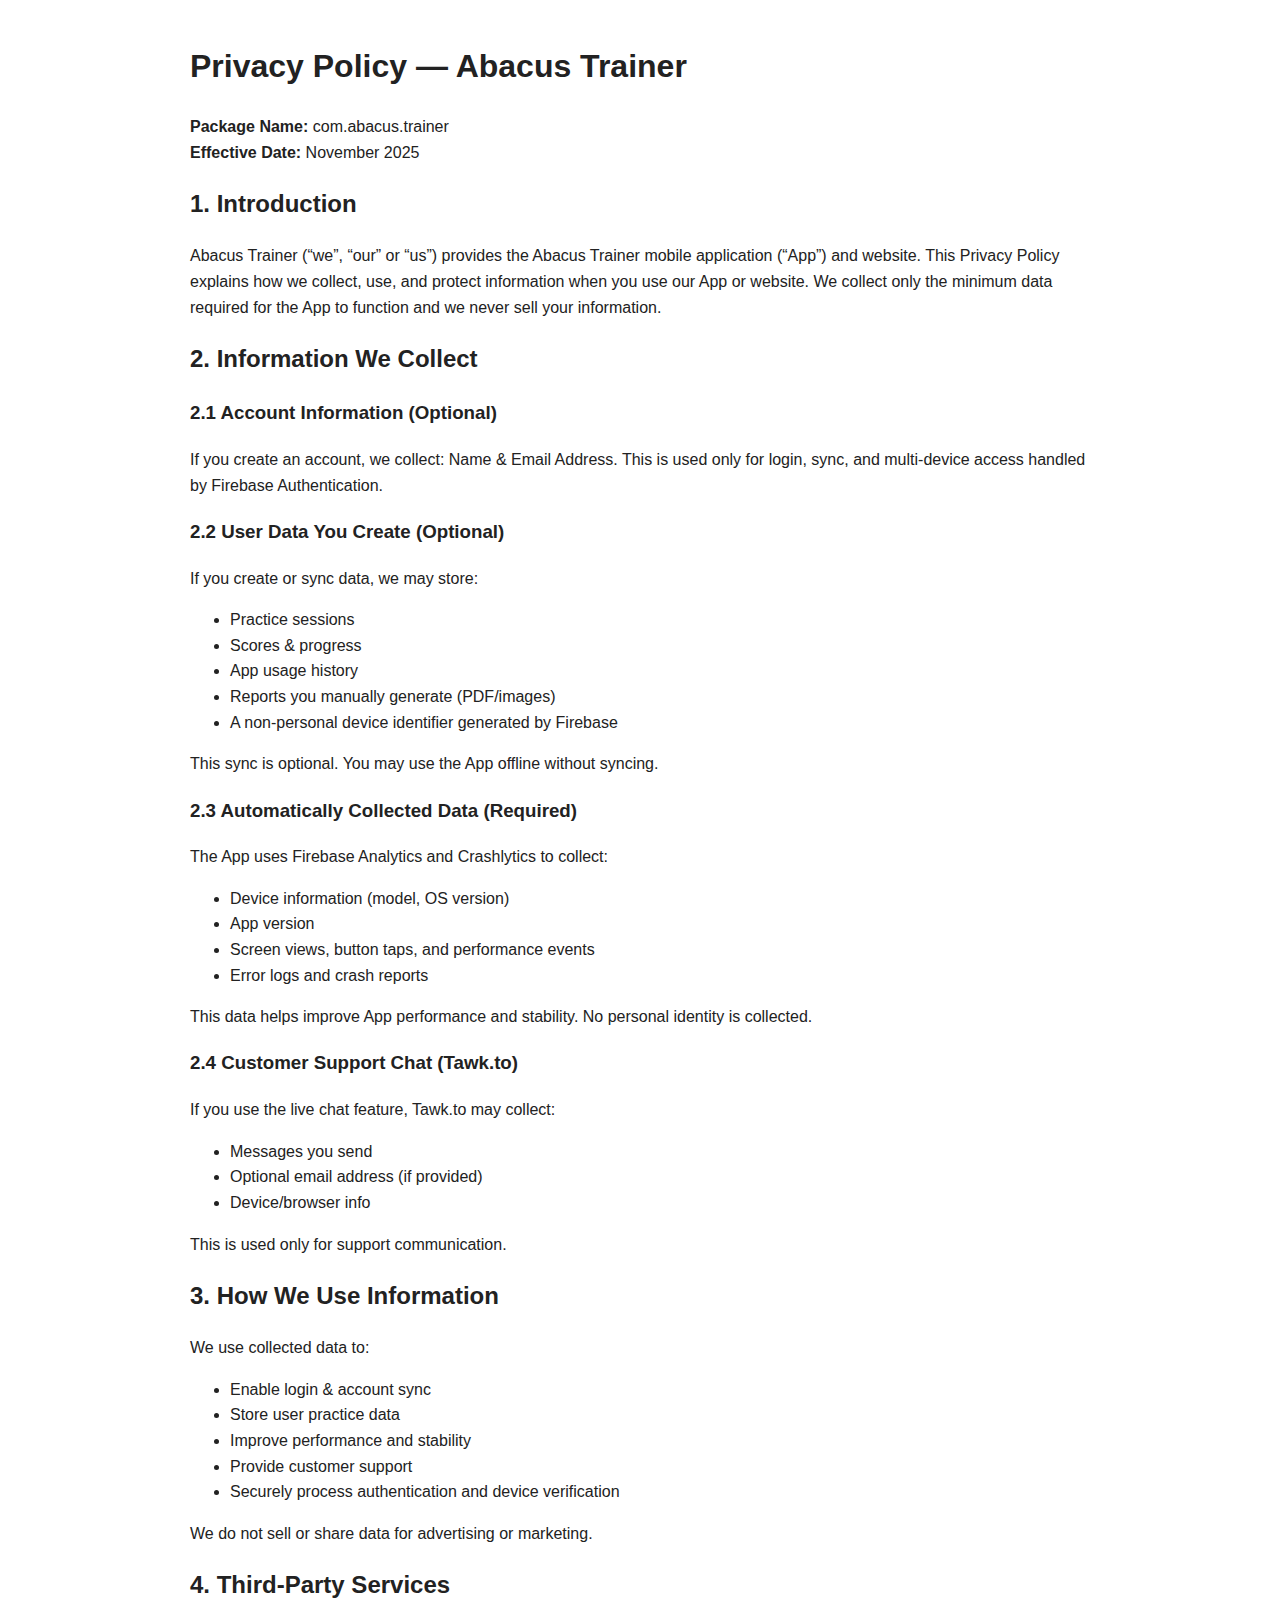
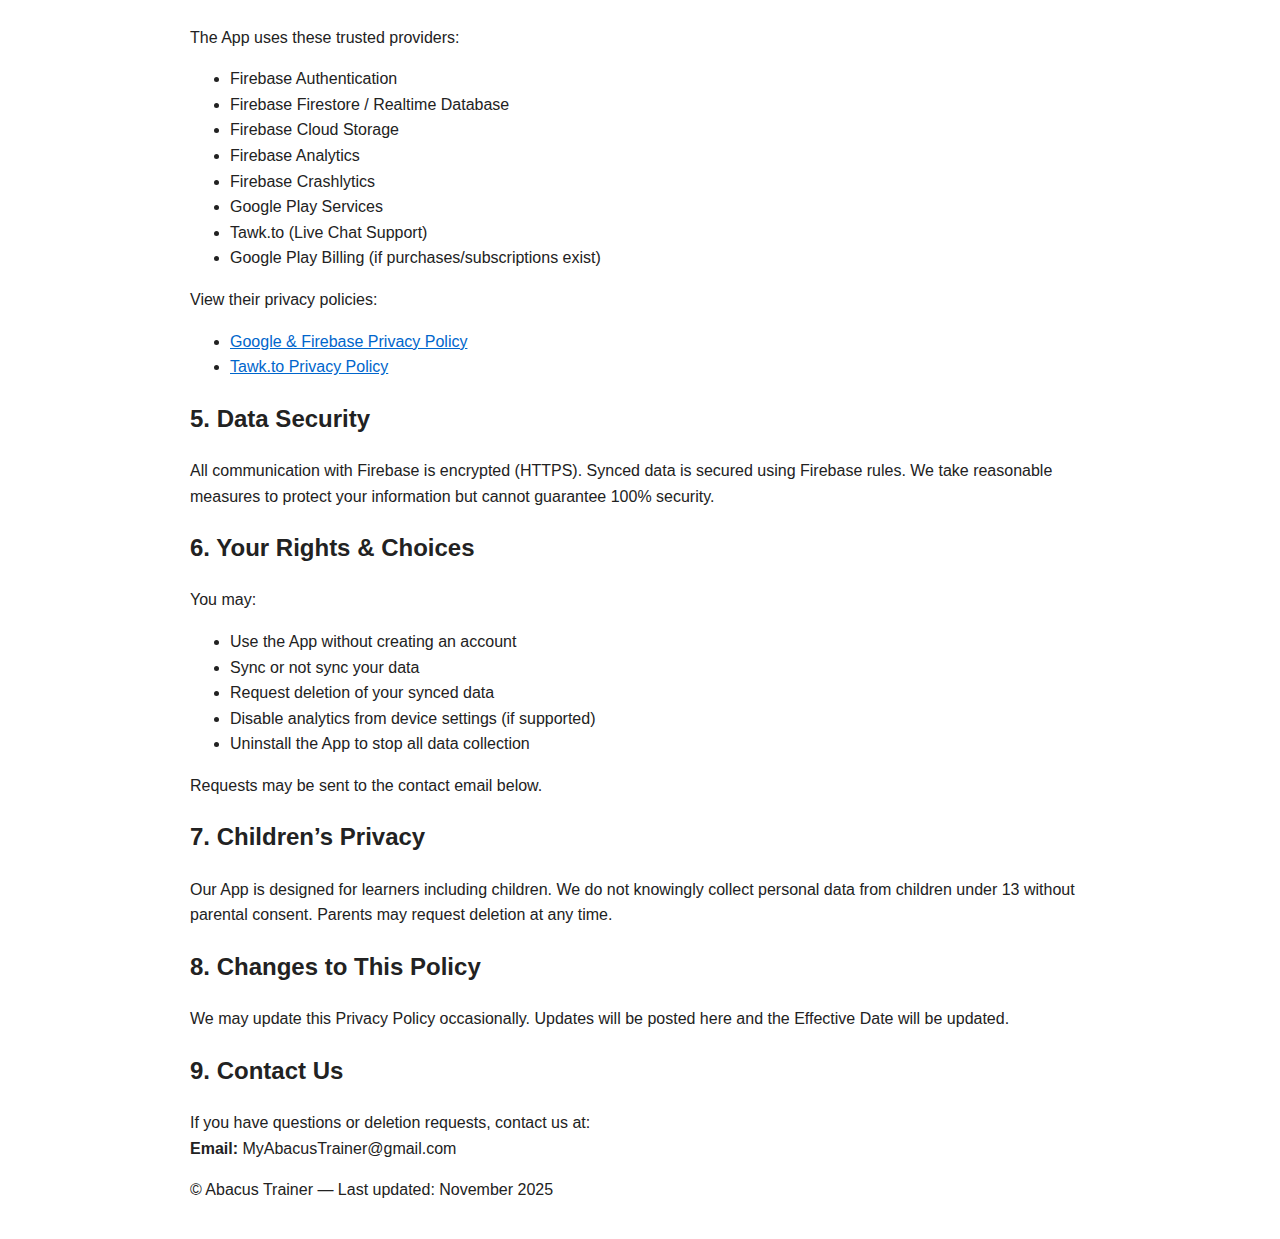
<file: privacy-policy.html>
<!DOCTYPE html>
<html lang="en">
<head>
    <meta charset="UTF-8" />
    <meta name="viewport" content="width=device-width, initial-scale=1.0" />
    <title>Privacy Policy — Abacus Trainer</title>
    <style>
        body {
            font-family: Arial, sans-serif;
            line-height: 1.6;
            padding: 20px;
            max-width: 900px;
            margin: auto;
            color: #222;
        }
        h1, h2, h3 {
            color: #222;
        }
        a {
            color: #0066cc;
        }
    </style>
</head>
<body>

<h1>Privacy Policy — Abacus Trainer</h1>
<p><strong>Package Name:</strong> com.abacus.trainer<br>
<strong>Effective Date:</strong> November 2025</p>

<h2>1. Introduction</h2>
<p>
Abacus Trainer (“we”, “our” or “us”) provides the Abacus Trainer mobile application (“App”) 
and website. This Privacy Policy explains how we collect, use, and protect information when 
you use our App or website. We collect only the minimum data required for the App to function 
and we never sell your information.
</p>

<h2>2. Information We Collect</h2>

<h3>2.1 Account Information (Optional)</h3>
<p>
If you create an account, we collect: Name & Email Address.  
This is used only for login, sync, and multi-device access handled by Firebase Authentication.
</p>

<h3>2.2 User Data You Create (Optional)</h3>
<p>
If you create or sync data, we may store:
<ul>
    <li>Practice sessions</li>
    <li>Scores & progress</li>
    <li>App usage history</li>
    <li>Reports you manually generate (PDF/images)</li>
    <li>A non-personal device identifier generated by Firebase</li>
</ul>
This sync is optional. You may use the App offline without syncing.
</p>

<h3>2.3 Automatically Collected Data (Required)</h3>
<p>
The App uses Firebase Analytics and Crashlytics to collect:
<ul>
    <li>Device information (model, OS version)</li>
    <li>App version</li>
    <li>Screen views, button taps, and performance events</li>
    <li>Error logs and crash reports</li>
</ul>
This data helps improve App performance and stability. No personal identity is collected.
</p>

<h3>2.4 Customer Support Chat (Tawk.to)</h3>
<p>
If you use the live chat feature, Tawk.to may collect:
<ul>
    <li>Messages you send</li>
    <li>Optional email address (if provided)</li>
    <li>Device/browser info</li>
</ul>
This is used only for support communication.
</p>

<h2>3. How We Use Information</h2>
<p>
We use collected data to:
<ul>
    <li>Enable login & account sync</li>
    <li>Store user practice data</li>
    <li>Improve performance and stability</li>
    <li>Provide customer support</li>
    <li>Securely process authentication and device verification</li>
</ul>
We do not sell or share data for advertising or marketing.
</p>

<h2>4. Third-Party Services</h2>
<p>The App uses these trusted providers:</p>
<ul>
    <li>Firebase Authentication</li>
    <li>Firebase Firestore / Realtime Database</li>
    <li>Firebase Cloud Storage</li>
    <li>Firebase Analytics</li>
    <li>Firebase Crashlytics</li>
    <li>Google Play Services</li>
    <li>Tawk.to (Live Chat Support)</li>
    <li>Google Play Billing (if purchases/subscriptions exist)</li>
</ul>

<p>View their privacy policies:</p>
<ul>
    <li><a href="https://policies.google.com/privacy" target="_blank">Google & Firebase Privacy Policy</a></li>
    <li><a href="https://www.tawk.to/privacy-policy/" target="_blank">Tawk.to Privacy Policy</a></li>
</ul>

<h2>5. Data Security</h2>
<p>
All communication with Firebase is encrypted (HTTPS). Synced data is secured using Firebase rules.  
We take reasonable measures to protect your information but cannot guarantee 100% security.
</p>

<h2>6. Your Rights & Choices</h2>
<p>
You may:
<ul>
    <li>Use the App without creating an account</li>
    <li>Sync or not sync your data</li>
    <li>Request deletion of your synced data</li>
    <li>Disable analytics from device settings (if supported)</li>
    <li>Uninstall the App to stop all data collection</li>
</ul>
Requests may be sent to the contact email below.
</p>

<h2>7. Children’s Privacy</h2>
<p>
Our App is designed for learners including children.  
We do not knowingly collect personal data from children under 13 without parental consent.  
Parents may request deletion at any time.
</p>

<h2>8. Changes to This Policy</h2>
<p>
We may update this Privacy Policy occasionally.  
Updates will be posted here and the Effective Date will be updated.
</p>

<h2>9. Contact Us</h2>
<p>
If you have questions or deletion requests, contact us at:<br>
<strong>Email:</strong> MyAbacusTrainer@gmail.com
</p>

<p>© Abacus Trainer — Last updated: November 2025</p>

</body>
</html>
</file>
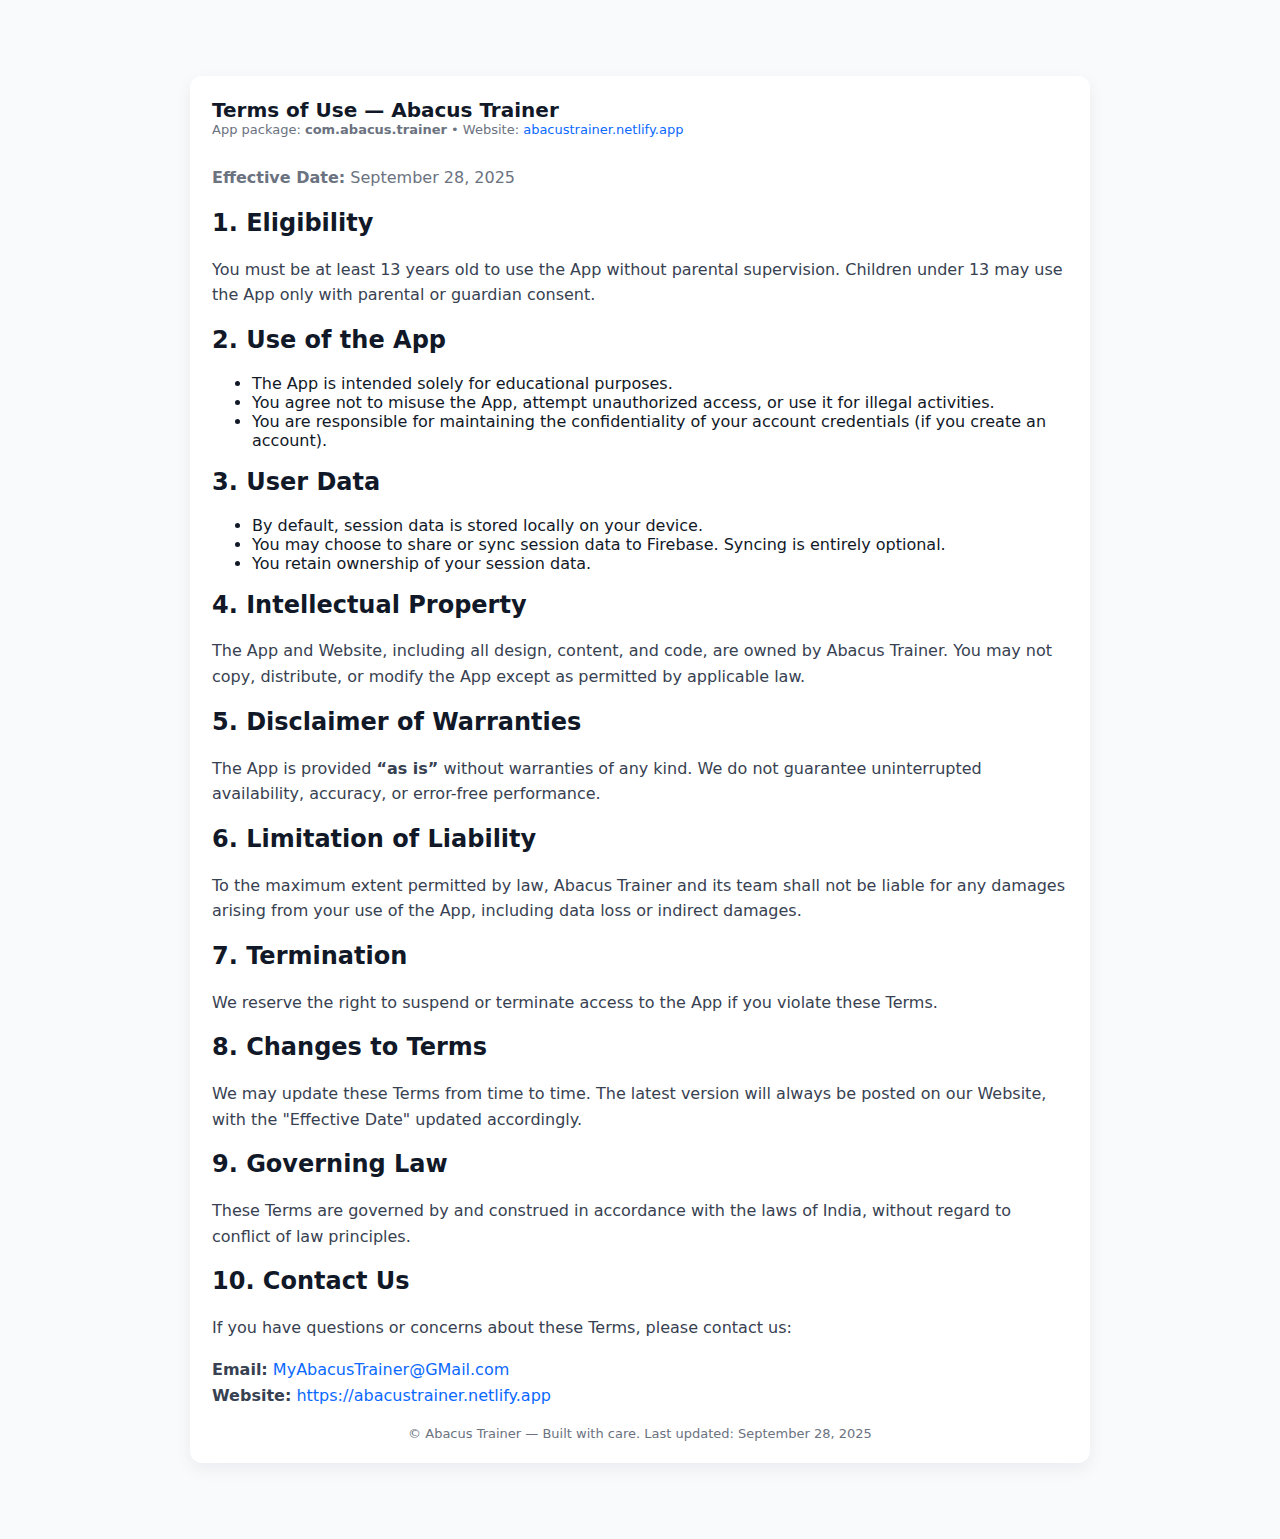
<file: terms.html>
<!doctype html>
<html lang="en">
<head>
  <meta charset="utf-8" />
  <meta name="viewport" content="width=device-width,initial-scale=1" />
  <title>Terms of Use — Abacus Trainer</title>
  <style>
    :root{--bg:#f8fafc;--card:#ffffff;--accent:#0b69ff;--muted:#6b7280;font-family:Inter, ui-sans-serif, system-ui, -apple-system, "Segoe UI", Roboto, "Helvetica Neue", Arial}
    body{margin:0;background:var(--bg);color:#111827}
    .container{max-width:900px;margin:48px auto;padding:28px}
    header{display:flex;align-items:center;gap:16px;margin-bottom:18px}
    header h1{margin:0;font-size:20px}
    .card{background:var(--card);border-radius:12px;padding:22px;box-shadow:0 6px 18px rgba(15,23,42,0.06)}
    h2{margin-top:18px}
    p{line-height:1.6;color:#374151}
    .muted{color:var(--muted)}
    a.inline{color:var(--accent);text-decoration:none}
    footer{margin-top:18px;text-align:center;color:var(--muted);font-size:13px}
    .meta{font-size:13px;color:var(--muted);margin-bottom:10px}
  </style>
</head>
<body>
  <div class="container">
    <div class="card">
      <header>
        <div>
          <h1>Terms of Use — Abacus Trainer</h1>
          <div class="meta">App package: <strong>com.abacus.trainer</strong> • Website: <a class="inline" href="https://abacustrainer.netlify.app" target="_blank" rel="noopener">abacustrainer.netlify.app</a></div>
        </div>
      </header>

      <p class="muted"><strong>Effective Date:</strong> September 28, 2025</p>

      <h2>1. Eligibility</h2>
      <p>You must be at least 13 years old to use the App without parental supervision. Children under 13 may use the App only with parental or guardian consent.</p>

      <h2>2. Use of the App</h2>
      <ul>
        <li>The App is intended solely for educational purposes.</li>
        <li>You agree not to misuse the App, attempt unauthorized access, or use it for illegal activities.</li>
        <li>You are responsible for maintaining the confidentiality of your account credentials (if you create an account).</li>
      </ul>

      <h2>3. User Data</h2>
      <ul>
        <li>By default, session data is stored locally on your device.</li>
        <li>You may choose to share or sync session data to Firebase. Syncing is entirely optional.</li>
        <li>You retain ownership of your session data.</li>
      </ul>

      <h2>4. Intellectual Property</h2>
      <p>The App and Website, including all design, content, and code, are owned by Abacus Trainer. You may not copy, distribute, or modify the App except as permitted by applicable law.</p>

      <h2>5. Disclaimer of Warranties</h2>
      <p>The App is provided <strong>“as is”</strong> without warranties of any kind. We do not guarantee uninterrupted availability, accuracy, or error-free performance.</p>

      <h2>6. Limitation of Liability</h2>
      <p>To the maximum extent permitted by law, Abacus Trainer and its team shall not be liable for any damages arising from your use of the App, including data loss or indirect damages.</p>

      <h2>7. Termination</h2>
      <p>We reserve the right to suspend or terminate access to the App if you violate these Terms.</p>

      <h2>8. Changes to Terms</h2>
      <p>We may update these Terms from time to time. The latest version will always be posted on our Website, with the "Effective Date" updated accordingly.</p>

      <h2>9. Governing Law</h2>
      <p>These Terms are governed by and construed in accordance with the laws of India, without regard to conflict of law principles.</p>

      <h2>10. Contact Us</h2>
      <p>If you have questions or concerns about these Terms, please contact us:</p>
      <p><strong>Email:</strong> <a class="inline" href="mailto:MyAbacusTrainer@GMail.com">MyAbacusTrainer@GMail.com</a><br>
         <strong>Website:</strong> <a class="inline" href="https://abacustrainer.netlify.app" target="_blank" rel="noopener">https://abacustrainer.netlify.app</a>
      </p>

      <footer>
        © Abacus Trainer — Built with care. Last updated: September 28, 2025
      </footer>
    </div>
  </div>
</body>
</html>
</file>
<file: style.css>
/* ============================================
   Kid-Friendly Abacus Trainer Website
   Vibrant, Colorful, Fun Design
   ============================================ */

/* CSS Reset & Base */
* {
    margin: 0;
    padding: 0;
    box-sizing: border-box;
}

:root {
    /* Professional Kid-Friendly Color Theme - High Contrast */
    --color-primary: #7C3AED; /* Deeper purple - better contrast */
    --color-secondary: #EC4899; /* Vibrant pink - readable */
    --color-accent: #06B6D4; /* Cyan blue - clear */
    --color-green: #10B981; /* Emerald green - clear success */
    --color-purple: #7C3AED;
    --color-pink: #EC4899;
    --color-blue: #3B82F6; /* Clear blue */
    --color-orange: #F59E0B; /* Amber - better contrast */
    --color-red: #EF4444; /* Red for errors */
    
    /* Neutral Colors - Better contrast */
    --color-white: #FFFFFF;
    --color-gray-50: #F9FAFB;
    --color-gray-100: #F3F4F6;
    --color-gray-200: #E5E7EB;
    --color-gray-300: #D1D5DB;
    --color-gray-400: #9CA3AF;
    --color-gray-600: #4B5563;
    --color-gray-700: #374151;
    --color-gray-800: #1F2937;
    --color-gray-900: #111827;
    
    /* Typography */
    --font-primary: 'Poppins', sans-serif;
    --font-secondary: 'Nunito', sans-serif;
    
    /* Spacing */
    --space-xs: 0.5rem;
    --space-sm: 1rem;
    --space-md: 1.5rem;
    --space-lg: 2rem;
    --space-xl: 3rem;
    --space-2xl: 4rem;
    --space-3xl: 6rem;
    
    /* Border Radius */
    --radius-sm: 0.5rem;
    --radius-md: 1rem;
    --radius-lg: 1.5rem;
    --radius-xl: 2rem;
    --radius-full: 9999px;
    
    /* Shadows */
    --shadow-sm: 0 2px 8px rgba(0, 0, 0, 0.1);
    --shadow-md: 0 4px 16px rgba(0, 0, 0, 0.15);
    --shadow-lg: 0 8px 32px rgba(0, 0, 0, 0.2);
    --shadow-xl: 0 16px 48px rgba(0, 0, 0, 0.25);
    
    /* Transitions */
    --transition-fast: 0.2s ease;
    --transition-normal: 0.3s ease;
    --transition-slow: 0.5s ease;
}

html {
    scroll-behavior: smooth;
    font-size: 16px;
    -webkit-font-smoothing: antialiased;
    -moz-osx-font-smoothing: grayscale;
    text-rendering: optimizeLegibility;
}

body {
    font-family: var(--font-primary);
    font-size: 1rem;
    line-height: 1.7;
    color: var(--color-gray-800);
    background: var(--color-white);
    overflow-x: hidden;
    font-weight: 400;
    letter-spacing: 0.01em;
}

.container {
    max-width: 1200px;
    margin: 0 auto;
    padding: 0 var(--space-lg);
}

/* ============================================
   Invite Banner
   ============================================ */
.invite-banner {
    position: fixed;
    top: 0;
    left: 0;
    right: 0;
    background: linear-gradient(135deg, var(--color-primary), var(--color-secondary));
    color: var(--color-white);
    padding: var(--space-sm);
    z-index: 1001;
    box-shadow: var(--shadow-md);
    font-weight: 600;
}

@keyframes gradient-shift {
    0%, 100% { background-position: 0% 50%; }
    50% { background-position: 100% 50%; }
}

.invite-content {
    display: flex;
    align-items: center;
    justify-content: center;
    gap: var(--space-sm);
    font-size: 0.9rem;
    font-weight: 600;
    flex-wrap: wrap;
    text-align: center;
}

@media (max-width: 768px) {
    .invite-content {
        font-size: 0.8rem;
        padding: 0 var(--space-xs);
    }
    
    .invite-banner {
        padding: var(--space-xs) var(--space-sm);
    }
}

.invite-code {
    background: rgba(255, 255, 255, 0.3);
    padding: 0.25rem 0.75rem;
    border-radius: var(--radius-sm);
    font-weight: 800;
    letter-spacing: 1px;
}

/* ============================================
   Navigation
   ============================================ */
.navbar {
    position: fixed;
    top: auto;
    left: 0;
    right: 0;
    background: rgba(255, 255, 255, 0.98);
    backdrop-filter: blur(10px);
    border-bottom: 2px solid var(--color-primary);
    z-index: 999;
    padding: var(--space-md) 0;
    box-shadow: var(--shadow-sm);
}

/* Position navbar below invite banner */
body:has(.invite-banner) .navbar {
    top: 56px;
}

/* Fallback for browsers without :has support */
.invite-banner ~ .navbar {
    top: 56px;
}

.nav-container {
    max-width: 1200px;
    margin: 0 auto;
    padding: 0 var(--space-md);
    display: flex;
    justify-content: space-between;
    align-items: center;
}

.nav-logo a {
    display: flex;
    align-items: center;
    gap: var(--space-sm);
    text-decoration: none;
    color: var(--color-gray-900);
    font-weight: 700;
    font-size: 1.25rem;
}

.logo-img {
    height: 40px;
    width: auto;
}

.nav-menu {
    display: flex;
    align-items: center;
    gap: var(--space-lg);
}

.nav-link {
    text-decoration: none;
    color: var(--color-gray-700);
    font-weight: 600;
    font-size: 0.95rem;
    transition: var(--transition-fast);
    padding: 0.5rem 1rem;
    border-radius: var(--radius-sm);
}

.nav-link:hover {
    color: var(--color-primary);
    background: rgba(255, 107, 107, 0.1);
}

.nav-cta {
    background: linear-gradient(135deg, var(--color-primary), var(--color-secondary));
    color: var(--color-white);
    padding: 0.75rem 1.5rem;
    border-radius: var(--radius-full);
    text-decoration: none;
    font-weight: 700;
    display: flex;
    align-items: center;
    gap: 0.5rem;
    transition: var(--transition-normal);
    box-shadow: var(--shadow-md);
}

.nav-cta:hover {
    transform: translateY(-2px);
    box-shadow: var(--shadow-lg);
}

.hamburger {
    display: none;
    flex-direction: column;
    gap: 4px;
    background: none;
    border: none;
    cursor: pointer;
}

.hamburger span {
    width: 25px;
    height: 3px;
    background: var(--color-gray-900);
    border-radius: 2px;
    transition: var(--transition-fast);
}

/* ============================================
   Hero Section
   ============================================ */
.hero {
    position: relative;
    min-height: 100vh;
    background: linear-gradient(135deg, #FF6B6B 0%, #FECA57 50%, #48DBFB 100%);
    background-size: 200% 200%;
    animation: gradient-shift 8s ease infinite;
    padding: 180px 0 var(--space-3xl);
    overflow: hidden;
    display: flex;
    align-items: center;
}

.hero::before {
    content: '';
    position: absolute;
    top: 0;
    left: 0;
    right: 0;
    bottom: 0;
    background-image: 
        repeating-linear-gradient(45deg, transparent, transparent 20px, rgba(255, 255, 255, 0.08) 20px, rgba(255, 255, 255, 0.08) 40px),
        repeating-linear-gradient(-45deg, transparent, transparent 20px, rgba(255, 255, 255, 0.04) 20px, rgba(255, 255, 255, 0.04) 40px);
    opacity: 0.5;
    pointer-events: none;
}

/* Math Symbols Background */
.math-symbols-bg {
    position: absolute;
    top: 0;
    left: 0;
    right: 0;
    bottom: 0;
    overflow: hidden;
    pointer-events: none;
    z-index: 1;
}

.math-sym {
    position: absolute;
    font-size: 4rem;
    font-weight: 900;
    color: rgba(255, 255, 255, 0.2);
    font-family: var(--font-secondary);
    animation: float-math 6s ease-in-out infinite;
}

.math-sym.num {
    font-size: 3rem;
}

.math-sym:nth-child(1) { top: 10%; left: 10%; animation-delay: 0s; }
.math-sym:nth-child(2) { top: 20%; right: 15%; animation-delay: 1s; }
.math-sym:nth-child(3) { top: 40%; left: 5%; animation-delay: 2s; }
.math-sym:nth-child(4) { bottom: 30%; right: 10%; animation-delay: 1.5s; }
.math-sym:nth-child(5) { bottom: 15%; left: 20%; animation-delay: 0.5s; }
.math-sym:nth-child(6) { top: 60%; right: 25%; animation-delay: 2.5s; }
.math-sym:nth-child(7) { top: 30%; right: 30%; animation-delay: 1.2s; }
.math-sym:nth-child(8) { bottom: 40%; left: 30%; animation-delay: 0.8s; }

@keyframes float-math {
    0%, 100% {
        transform: translateY(0) rotate(0deg);
        opacity: 0.2;
    }
    50% {
        transform: translateY(-40px) rotate(180deg);
        opacity: 0.4;
    }
}

.hero-content {
    position: relative;
    z-index: 2;
    display: grid;
    grid-template-columns: 1fr 1fr;
    gap: var(--space-3xl);
    align-items: center;
}

.hero-title {
    font-size: 3rem;
    font-weight: 800;
    line-height: 1.3;
    color: #FFFFFF;
    margin-bottom: 1.25rem;
    font-family: var(--font-secondary);
    text-shadow: 0 4px 12px rgba(0, 0, 0, 0.4);
    letter-spacing: -0.02em;
}

.highlight {
    color: #FFFFFF;
    text-shadow: 0 4px 12px rgba(0, 0, 0, 0.4);
}

.hero-subtitle {
    font-size: 1.125rem;
    color: #FFFFFF;
    margin-bottom: var(--space-xl);
    line-height: 1.75;
    font-weight: 400;
    letter-spacing: 0.01em;
    text-shadow: 0 2px 8px rgba(0, 0, 0, 0.3);
}

.hero-cta {
    display: flex;
    gap: var(--space-md);
    align-items: center;
    flex-wrap: wrap;
    justify-content: center;
}

/* Abacus Illustration */
.hero-visual {
    position: relative;
    display: flex;
    align-items: center;
    justify-content: center;
}

.abacus-illustration {
    position: absolute;
    width: 300px;
    height: 200px;
    z-index: 2;
    filter: drop-shadow(0 10px 30px rgba(0, 0, 0, 0.3));
}

.abacus-svg {
    width: 100%;
    height: 100%;
}

.bead {
    animation: bead-bounce 2s ease-in-out infinite;
}

.bead:nth-child(1) { animation-delay: 0s; }
.bead:nth-child(2) { animation-delay: 0.25s; }
.bead:nth-child(3) { animation-delay: 0.5s; }
.bead:nth-child(4) { animation-delay: 0.75s; }
.bead:nth-child(5) { animation-delay: 1s; }
.bead:nth-child(6) { animation-delay: 1.25s; }
.bead:nth-child(7) { animation-delay: 1.5s; }
.bead:nth-child(8) { animation-delay: 1.75s; }

@keyframes bead-bounce {
    0%, 100% { transform: translateY(0); }
    50% { transform: translateY(-10px); }
}

.phone-mockup {
    width: 280px;
    height: auto;
    position: relative;
    z-index: 3;
    filter: drop-shadow(0 20px 60px rgba(0, 0, 0, 0.4));
    transform: perspective(1000px) rotateY(-15deg) rotateX(5deg);
    transition: transform var(--transition-normal);
    border-radius: 30px;
    box-shadow: 
        0 0 0 8px rgba(0, 0, 0, 0.1),
        0 0 0 12px rgba(0, 0, 0, 0.05),
        0 30px 80px rgba(0, 0, 0, 0.3),
        inset 0 0 20px rgba(0, 0, 0, 0.1);
    background: linear-gradient(135deg, #1a1a1a 0%, #2d2d2d 100%);
    padding: 8px;
}

.phone-mockup::before {
    content: '';
    position: absolute;
    top: -2px;
    left: 50%;
    transform: translateX(-50%);
    width: 60px;
    height: 4px;
    background: #1a1a1a;
    border-radius: 0 0 8px 8px;
    z-index: 4;
}

.phone-mockup::after {
    content: '';
    position: absolute;
    bottom: 8px;
    left: 50%;
    transform: translateX(-50%);
    width: 40px;
    height: 4px;
    background: rgba(255, 255, 255, 0.1);
    border-radius: 2px;
    z-index: 4;
}

.phone-mockup img {
    width: 100%;
    height: auto;
    display: block;
    border-radius: 22px;
    overflow: hidden;
}

.hero-visual:hover .phone-mockup {
    transform: perspective(1000px) rotateY(-10deg) rotateX(3deg) translateY(-10px);
    filter: drop-shadow(0 30px 80px rgba(0, 0, 0, 0.5));
}

/* ============================================
   Buttons
   ============================================ */
.btn {
    display: inline-flex;
    align-items: center;
    justify-content: center;
    gap: 0.5rem;
    padding: 1rem 2rem;
    border-radius: var(--radius-full);
    text-decoration: none;
    font-weight: 700;
    font-size: 1rem;
    transition: var(--transition-normal);
    border: none;
    cursor: pointer;
    font-family: var(--font-primary);
    text-align: center;
}

.btn-primary {
    background: linear-gradient(135deg, var(--color-primary), var(--color-secondary));
    color: var(--color-white);
    box-shadow: var(--shadow-lg);
}

.btn-primary:hover {
    transform: translateY(-4px) scale(1.05);
    box-shadow: var(--shadow-xl);
}

.btn-secondary {
    background: rgba(255, 255, 255, 0.25);
    color: var(--color-white);
    border: 3px solid var(--color-white);
    backdrop-filter: blur(10px);
}

.btn-secondary:hover {
    background: var(--color-white);
    color: var(--color-primary);
    transform: translateY(-4px) scale(1.05);
}

.btn-outline {
    background: transparent;
    color: var(--color-gray-700);
    border: 2px solid var(--color-gray-300);
}

.btn-outline:hover {
    background: var(--color-primary);
    color: var(--color-white);
    border-color: var(--color-primary);
}

.btn-small {
    padding: 0.75rem 1.5rem;
    font-size: 0.9rem;
}

.btn-large {
    padding: 1.25rem 2.5rem;
    font-size: 1.1rem;
}

/* ============================================
   Section Headers
   ============================================ */
.section-header {
    text-align: center;
    margin-bottom: var(--space-3xl);
    position: relative;
}

.section-header h2 {
    font-size: 2.25rem;
    font-weight: 800;
    color: var(--color-gray-900);
    margin-bottom: 1rem;
    font-family: var(--font-secondary);
    line-height: 1.3;
    letter-spacing: -0.02em;
}

.section-header p {
    font-size: 1.0625rem;
    color: var(--color-gray-600);
    max-width: 700px;
    margin: 0 auto;
    line-height: 1.65;
    letter-spacing: 0.01em;
}

.emoji {
    display: inline-block;
    animation: bounce-emoji 2s ease-in-out infinite;
}

@keyframes bounce-emoji {
    0%, 100% { transform: translateY(0); }
    50% { transform: translateY(-10px); }
}

/* ============================================
   Benefits Section
   ============================================ */
.benefits {
    padding: var(--space-3xl) 0;
    background: var(--color-gray-50);
    position: relative;
}

.benefits::before {
    content: '';
    position: absolute;
    top: 0;
    left: 0;
    right: 0;
    bottom: 0;
    background-image: 
        repeating-linear-gradient(30deg, transparent, transparent 30px, rgba(255, 107, 107, 0.03) 30px, rgba(255, 107, 107, 0.03) 60px),
        repeating-linear-gradient(-30deg, transparent, transparent 30px, rgba(254, 202, 87, 0.03) 30px, rgba(254, 202, 87, 0.03) 60px);
    pointer-events: none;
}

.benefits-grid {
    display: grid;
    grid-template-columns: repeat(auto-fit, minmax(300px, 1fr));
    gap: var(--space-xl);
    position: relative;
    z-index: 1;
}

/* Desktop: Show all cards in 3-column grid, center last 2 */
@media (min-width: 1025px) {
    .benefits-grid-all {
        display: grid;
        grid-template-columns: repeat(3, 1fr);
        gap: var(--space-xl);
    }
    
    /* Last 2 cards centered in columns 2 and 3 */
    .benefits-grid-all .benefit-card:nth-child(4) {
        grid-column: 2;
    }
    
    .benefits-grid-all .benefit-card:nth-child(5) {
        grid-column: 3;
    }
}

/* Horizontal scroll for mobile/tablet */
@media (max-width: 1024px) {
    .benefits-grid,
    .benefits-grid-all {
        display: flex;
        overflow-x: auto;
        overflow-y: hidden;
        scroll-snap-type: x mandatory;
        -webkit-overflow-scrolling: touch;
        grid-template-columns: none;
        gap: var(--space-lg);
        padding-bottom: var(--space-md);
        scrollbar-width: thin;
        scrollbar-color: var(--color-primary) var(--color-gray-200);
    }
    
    .benefits-grid::-webkit-scrollbar,
    .benefits-grid-all::-webkit-scrollbar {
        height: 8px;
    }
    
    .benefits-grid::-webkit-scrollbar-track,
    .benefits-grid-all::-webkit-scrollbar-track {
        background: var(--color-gray-200);
        border-radius: var(--radius-full);
    }
    
    .benefits-grid::-webkit-scrollbar-thumb,
    .benefits-grid-all::-webkit-scrollbar-thumb {
        background: var(--color-primary);
        border-radius: var(--radius-full);
    }
    
    .benefits-grid .benefit-card,
    .benefits-grid-all .benefit-card {
        flex: 0 0 300px;
        scroll-snap-align: start;
    }
    
    /* Make benefits-grid-center also scroll horizontally on mobile */
    .benefits-grid-center {
        display: flex;
        overflow-x: auto;
        overflow-y: hidden;
        scroll-snap-type: x mandatory;
        -webkit-overflow-scrolling: touch;
        grid-template-columns: none;
        gap: var(--space-lg);
        padding-bottom: var(--space-md);
        margin-top: 0;
        justify-content: flex-start;
        scrollbar-width: thin;
        scrollbar-color: var(--color-primary) var(--color-gray-200);
    }
    
    .benefits-grid-center::-webkit-scrollbar {
        height: 8px;
    }
    
    .benefits-grid-center::-webkit-scrollbar-track {
        background: var(--color-gray-200);
        border-radius: var(--radius-full);
    }
    
    .benefits-grid-center::-webkit-scrollbar-thumb {
        background: var(--color-primary);
        border-radius: var(--radius-full);
    }
    
    .benefits-grid-center .benefit-card {
        flex: 0 0 300px;
        scroll-snap-align: start;
        max-width: none;
    }
    
    /* Darker focus state for better readability */
    .benefit-card:focus,
    .benefit-card:focus-visible,
    .benefit-card.card-focused {
        outline: none;
        background: var(--color-gray-100);
        border-color: var(--color-primary);
        box-shadow: 0 8px 32px rgba(255, 107, 107, 0.2);
        transform: scale(1.02);
    }
}

/* Desktop: Center the last 2 cards in a 3-column grid */
@media (min-width: 1025px) {
    .benefits-grid-all {
        display: grid;
        grid-template-columns: repeat(3, 1fr);
        gap: var(--space-xl);
    }
    
    /* Last 2 cards centered in columns 2 and 3 */
    .benefits-grid-all .benefit-card:nth-child(4) {
        grid-column: 2;
    }
    
    .benefits-grid-all .benefit-card:nth-child(5) {
        grid-column: 3;
    }
}

.benefit-card {
    background: var(--color-white);
    padding: 2rem 1.75rem;
    border-radius: var(--radius-xl);
    box-shadow: var(--shadow-md);
    text-align: center;
    transition: var(--transition-normal);
    border: 2px solid var(--color-gray-200);
    position: relative;
    overflow: hidden;
}

.benefit-card h3 {
    color: var(--color-gray-900);
    font-weight: 700;
}

.benefit-card p {
    color: var(--color-gray-700);
    line-height: 1.7;
    margin-bottom: 0;
}

.benefit-card::before {
    content: '';
    position: absolute;
    top: -50%;
    left: -50%;
    width: 200%;
    height: 200%;
    background: repeating-linear-gradient(45deg, transparent, transparent 15px, rgba(255, 107, 107, 0.05) 15px, rgba(255, 107, 107, 0.05) 30px);
    opacity: 0;
    transition: var(--transition-normal);
}

.benefit-card:nth-child(1) { border-color: rgba(255, 107, 107, 0.3); }
.benefit-card:nth-child(2) { border-color: rgba(254, 202, 87, 0.3); }
.benefit-card:nth-child(3) { border-color: rgba(72, 219, 251, 0.3); }
.benefit-card:nth-child(4) { border-color: rgba(165, 94, 234, 0.3); }
.benefit-card:nth-child(5) { border-color: rgba(38, 222, 129, 0.3); }

.benefit-card:hover {
    transform: translateY(-10px) scale(1.02);
    box-shadow: var(--shadow-xl);
}

.benefit-card:hover::before {
    opacity: 1;
}

.benefit-icon {
    width: 100px;
    height: 100px;
    border-radius: var(--radius-full);
    display: flex;
    align-items: center;
    justify-content: center;
    margin: 0 auto var(--space-lg);
    font-size: 2.5rem;
    color: var(--color-white);
    box-shadow: var(--shadow-lg);
    transition: var(--transition-normal);
}

.icon-1 { background: linear-gradient(135deg, #FF6B6B, #FF9FF3); }
.icon-2 { background: linear-gradient(135deg, #FECA57, #FF9F43); }
.icon-3 { background: linear-gradient(135deg, #48DBFB, #0ABDE3); }
.icon-4 { background: linear-gradient(135deg, #A55EEA, #8854D0); }
.icon-5 { background: linear-gradient(135deg, #26DE81, #20BF6B); }

.benefit-card:hover .benefit-icon {
    transform: scale(1.15) rotate(5deg);
}

.benefit-card h3 {
    font-size: 1.375rem;
    font-weight: 700;
    margin-bottom: 0.875rem;
    color: var(--color-gray-900);
    font-family: var(--font-secondary);
    line-height: 1.4;
    letter-spacing: -0.01em;
}

.benefit-card p {
    font-size: 0.9375rem;
    color: var(--color-gray-600);
    margin-bottom: var(--space-md);
    line-height: 1.65;
    letter-spacing: 0.01em;
}

.benefit-tags {
    display: flex;
    gap: 0.5rem;
    flex-wrap: wrap;
    justify-content: center;
}

.tag {
    background: var(--color-primary);
    color: var(--color-white);
    padding: 0.35rem 0.75rem;
    border-radius: var(--radius-full);
    font-size: 0.85rem;
    font-weight: 600;
}

/* ============================================
   How It Works
   ============================================ */
.how-it-works {
    padding: var(--space-3xl) 0;
    background: var(--color-white);
    position: relative;
}

.how-it-works::before {
    content: '';
    position: absolute;
    top: 0;
    left: 0;
    right: 0;
    bottom: 0;
    background-image: 
        repeating-linear-gradient(60deg, transparent, transparent 20px, rgba(72, 219, 251, 0.02) 20px, rgba(72, 219, 251, 0.02) 40px),
        repeating-linear-gradient(-60deg, transparent, transparent 20px, rgba(38, 222, 129, 0.02) 20px, rgba(38, 222, 129, 0.02) 40px);
    pointer-events: none;
}

.steps-grid {
    display: grid;
    grid-template-columns: repeat(auto-fit, minmax(280px, 1fr));
    gap: var(--space-xl);
    position: relative;
    z-index: 1;
}

/* Horizontal scroll for mobile/tablet */
@media (max-width: 1024px) {
    .steps-grid {
        display: flex;
        overflow-x: auto;
        overflow-y: hidden;
        scroll-snap-type: x mandatory;
        -webkit-overflow-scrolling: touch;
        grid-template-columns: none;
        gap: var(--space-lg);
        padding-bottom: var(--space-md);
        scrollbar-width: thin;
        scrollbar-color: var(--color-primary) var(--color-gray-200);
    }
    
    .steps-grid::-webkit-scrollbar {
        height: 8px;
    }
    
    .steps-grid::-webkit-scrollbar-track {
        background: var(--color-gray-200);
        border-radius: var(--radius-full);
    }
    
    .steps-grid::-webkit-scrollbar-thumb {
        background: var(--color-primary);
        border-radius: var(--radius-full);
    }
    
    .steps-grid .step-card {
        flex: 0 0 280px;
        scroll-snap-align: start;
    }
    
    /* Darker focus state for better readability */
    .step-card:focus,
    .step-card:focus-visible,
    .step-card.card-focused {
        outline: none;
        background: var(--color-gray-100);
        border-color: var(--color-primary);
        box-shadow: 0 8px 32px rgba(255, 107, 107, 0.2);
        transform: scale(1.02);
    }
}

.step-card {
    background: var(--color-white);
    padding: 2rem 1.75rem;
    border-radius: var(--radius-xl);
    box-shadow: var(--shadow-md);
    text-align: center;
    transition: var(--transition-normal);
    border: 3px solid var(--color-gray-200);
    position: relative;
}

.step-card:hover {
    transform: translateY(-8px);
    box-shadow: var(--shadow-xl);
    border-color: var(--color-primary);
}

.step-number {
    width: 70px;
    height: 70px;
    border-radius: var(--radius-full);
    background: linear-gradient(135deg, var(--color-primary), var(--color-secondary));
    color: var(--color-white);
    display: flex;
    align-items: center;
    justify-content: center;
    font-size: 2rem;
    font-weight: 900;
    margin: 0 auto var(--space-md);
    box-shadow: var(--shadow-lg);
    transition: var(--transition-normal);
}

.step-card:hover .step-number {
    transform: scale(1.1) rotate(5deg);
}

.step-card:nth-child(2) .step-number {
    background: linear-gradient(135deg, #48DBFB, #0ABDE3);
}

.step-card:nth-child(3) .step-number {
    background: linear-gradient(135deg, #26DE81, #20BF6B);
}

.step-icon {
    font-size: 3rem;
    color: var(--color-primary);
    margin-bottom: var(--space-md);
}

.step-card h3 {
    font-size: 1.25rem;
    font-weight: 700;
    margin-bottom: 0.75rem;
    color: var(--color-gray-900);
    line-height: 1.4;
    letter-spacing: -0.01em;
}

.step-card p {
    color: var(--color-gray-600);
    line-height: 1.65;
    font-size: 0.9375rem;
    letter-spacing: 0.01em;
}

/* ============================================
   Features Section
   ============================================ */
.features {
    padding: var(--space-3xl) 0;
    background: var(--color-gray-50);
    position: relative;
}

.features::before {
    content: '';
    position: absolute;
    top: 0;
    left: 0;
    right: 0;
    bottom: 0;
    background-image: 
        repeating-linear-gradient(45deg, transparent, transparent 40px, rgba(165, 94, 234, 0.02) 40px, rgba(165, 94, 234, 0.02) 80px),
        repeating-linear-gradient(-45deg, transparent, transparent 40px, rgba(255, 159, 243, 0.02) 40px, rgba(255, 159, 243, 0.02) 80px);
    pointer-events: none;
}

.features-grid {
    display: flex;
    overflow-x: auto;
    overflow-y: hidden;
    scroll-snap-type: x mandatory;
    -webkit-overflow-scrolling: touch;
    grid-template-columns: none;
    gap: var(--space-lg);
    padding-bottom: var(--space-md);
    scrollbar-width: thin;
    scrollbar-color: var(--color-primary) var(--color-gray-200);
    position: relative;
}

/* Desktop: show all cards, allow horizontal scroll */
@media (min-width: 1025px) {
    .features-grid {
        display: grid;
        grid-template-columns: repeat(auto-fit, minmax(280px, 1fr));
        overflow-x: visible;
        gap: var(--space-xl);
    }
}

/* Horizontal scroll for mobile/tablet with circular scrolling */
@media (max-width: 1024px) {
    .features-grid {
        display: flex;
        overflow-x: auto;
        overflow-y: hidden;
        scroll-snap-type: x mandatory;
        -webkit-overflow-scrolling: touch;
        grid-template-columns: none;
        gap: var(--space-lg);
        padding-bottom: var(--space-md);
        scrollbar-width: thin;
        scrollbar-color: var(--color-primary) var(--color-gray-200);
        position: relative;
    }
    
    .features-grid::-webkit-scrollbar {
        height: 8px;
    }
    
    .features-grid::-webkit-scrollbar-track {
        background: var(--color-gray-200);
        border-radius: var(--radius-full);
    }
    
    .features-grid::-webkit-scrollbar-thumb {
        background: var(--color-primary);
        border-radius: var(--radius-full);
    }
    
    .features-grid .feature-card {
        flex: 0 0 280px;
        scroll-snap-align: start;
        scroll-snap-stop: normal;
    }
    
    .features-grid .feature-card.card-clone {
        flex: 0 0 280px;
    }
    
    /* Darker focus state for better readability */
    .feature-card:focus,
    .feature-card:focus-visible,
    .feature-card.card-focused {
        outline: none;
        background: var(--color-gray-100);
        border-color: var(--color-primary);
        box-shadow: 0 8px 32px rgba(255, 107, 107, 0.2);
        transform: scale(1.02);
    }
}

/* Desktop: Enable horizontal scrolling with circular motion */
@media (min-width: 1025px) {
    .features-grid {
        display: flex;
        overflow-x: auto;
        overflow-y: hidden;
        scroll-snap-type: x proximity;
        -webkit-overflow-scrolling: touch;
        grid-template-columns: none;
        gap: var(--space-lg);
        padding-bottom: var(--space-md);
        scrollbar-width: thin;
        scrollbar-color: var(--color-primary) var(--color-gray-200);
        position: relative;
    }
    
    .features-grid::-webkit-scrollbar {
        height: 8px;
    }
    
    .features-grid::-webkit-scrollbar-track {
        background: var(--color-gray-200);
        border-radius: var(--radius-full);
    }
    
    .features-grid::-webkit-scrollbar-thumb {
        background: var(--color-primary);
        border-radius: var(--radius-full);
    }
    
    .features-grid .feature-card {
        flex: 0 0 280px;
        scroll-snap-align: start;
        scroll-snap-stop: normal;
    }
    
    .features-grid .feature-card.card-clone {
        flex: 0 0 280px;
    }
    
    /* Darker focus state for better readability */
    .feature-card:focus,
    .feature-card:focus-visible,
    .feature-card.card-focused {
        outline: none;
        background: var(--color-gray-100);
        border-color: var(--color-primary);
        box-shadow: 0 8px 32px rgba(255, 107, 107, 0.2);
        transform: scale(1.02);
    }
}

.feature-card {
    background: var(--color-white);
    padding: 2rem 1.75rem;
    border-radius: var(--radius-xl);
    box-shadow: var(--shadow-md);
    text-align: center;
    transition: var(--transition-normal);
    border: 2px solid var(--color-gray-200);
    position: relative;
    overflow: hidden;
}

.feature-card h3 {
    color: var(--color-gray-900);
    font-weight: 700;
}

.feature-card p {
    color: var(--color-gray-700);
    line-height: 1.7;
    margin-bottom: 0;
}

.feature-card::before {
    content: '';
    position: absolute;
    top: -50%;
    left: -50%;
    width: 200%;
    height: 200%;
    background: repeating-linear-gradient(45deg, transparent, transparent 15px, rgba(255, 107, 107, 0.05) 15px, rgba(255, 107, 107, 0.05) 30px);
    opacity: 0;
    transition: var(--transition-normal);
}

.feature-card:nth-child(odd) { border-color: rgba(255, 107, 107, 0.3); }
.feature-card:nth-child(even) { border-color: rgba(72, 219, 251, 0.3); }

.feature-card:hover {
    transform: translateY(-8px) scale(1.02);
    box-shadow: var(--shadow-xl);
}

.feature-card:hover::before {
    opacity: 1;
}

.feature-icon {
    width: 80px;
    height: 80px;
    border-radius: var(--radius-lg);
    background: linear-gradient(135deg, var(--color-primary), var(--color-accent));
    display: flex;
    align-items: center;
    justify-content: center;
    margin: 0 auto var(--space-md);
    font-size: 2rem;
    color: var(--color-white);
    box-shadow: var(--shadow-lg);
    transition: var(--transition-normal);
}

.feature-card:hover .feature-icon {
    transform: scale(1.15) rotate(5deg);
}

.feature-card h3 {
    font-size: 1.25rem;
    font-weight: 700;
    margin-bottom: 0.75rem;
    color: var(--color-gray-900);
    line-height: 1.4;
    letter-spacing: -0.01em;
}

.feature-card p {
    color: var(--color-gray-600);
    line-height: 1.65;
    font-size: 0.9375rem;
    letter-spacing: 0.01em;
}

/* ============================================
   Audience Section
   ============================================ */
.audience {
    padding: var(--space-3xl) 0;
    background: var(--color-white);
}

.audience-grid {
    display: grid;
    grid-template-columns: repeat(auto-fit, minmax(300px, 1fr));
    gap: var(--space-xl);
}

/* Horizontal scroll for mobile/tablet */
@media (max-width: 1024px) {
    .audience-grid {
        display: flex;
        overflow-x: auto;
        overflow-y: hidden;
        scroll-snap-type: x mandatory;
        -webkit-overflow-scrolling: touch;
        grid-template-columns: none;
        gap: var(--space-lg);
        padding-bottom: var(--space-md);
        scrollbar-width: thin;
        scrollbar-color: var(--color-primary) var(--color-gray-200);
    }
    
    .audience-grid::-webkit-scrollbar {
        height: 8px;
    }
    
    .audience-grid::-webkit-scrollbar-track {
        background: var(--color-gray-200);
        border-radius: var(--radius-full);
    }
    
    .audience-grid::-webkit-scrollbar-thumb {
        background: var(--color-primary);
        border-radius: var(--radius-full);
    }
    
    .audience-grid .audience-card {
        flex: 0 0 300px;
        scroll-snap-align: start;
    }
    
    /* Darker focus state for better readability */
    .audience-card:focus,
    .audience-card:focus-visible,
    .audience-card.card-focused {
        outline: none;
        background: var(--color-gray-200);
        border-color: var(--color-primary);
        box-shadow: 0 8px 32px rgba(255, 107, 107, 0.2);
        transform: scale(1.02);
    }
}

.audience-card {
    background: var(--color-gray-50);
    padding: 2rem 1.75rem;
    border-radius: var(--radius-xl);
    box-shadow: var(--shadow-md);
    text-align: center;
    transition: var(--transition-normal);
    border: 3px solid transparent;
}

.audience-card:hover {
    transform: translateY(-8px);
    box-shadow: var(--shadow-xl);
    border-color: var(--color-primary);
}

.audience-icon {
    width: 80px;
    height: 80px;
    border-radius: var(--radius-full);
    background: linear-gradient(135deg, var(--color-primary), var(--color-secondary));
    display: flex;
    align-items: center;
    justify-content: center;
    margin: 0 auto var(--space-md);
    font-size: 2rem;
    color: var(--color-white);
    box-shadow: var(--shadow-lg);
}

.audience-card h3 {
    font-size: 1.375rem;
    font-weight: 700;
    margin-bottom: 0.875rem;
    color: var(--color-gray-900);
    line-height: 1.4;
    letter-spacing: -0.01em;
}

.audience-card p {
    color: var(--color-gray-600);
    margin-bottom: var(--space-md);
    font-size: 0.9375rem;
    line-height: 1.65;
    letter-spacing: 0.01em;
}

.audience-card ul {
    list-style: none;
    text-align: left;
}

.audience-card li {
    padding: 0.5rem 0;
    color: var(--color-gray-700);
}

.audience-card li::before {
    content: '✓ ';
    color: var(--color-green);
    font-weight: 700;
    margin-right: 0.5rem;
}

/* ============================================
   Pricing Section
   ============================================ */
.pricing {
    padding: var(--space-3xl) 0;
    background: var(--color-white);
}

.pricing-table {
    overflow-x: auto;
    margin-bottom: var(--space-xl);
}

.pricing-table table {
    width: 100%;
    border-collapse: collapse;
    background: var(--color-white);
    border-radius: var(--radius-xl);
    overflow: hidden;
    box-shadow: var(--shadow-lg);
}

.pricing-table thead {
    background: linear-gradient(135deg, var(--color-primary), var(--color-secondary));
    color: var(--color-white);
}

.pricing-table th {
    padding: 1.25rem 1rem;
    text-align: center;
    font-weight: 700;
    font-size: 0.9375rem;
    letter-spacing: 0.01em;
    line-height: 1.5;
}

/* Desktop table plan column styling for value distinction */
.pricing-table th.plan-col {
    background: linear-gradient(135deg, rgba(165, 94, 234, 0.05), rgba(255, 159, 243, 0.05));
}

.pricing-table th.plan-col.featured {
    background: linear-gradient(135deg, rgba(165, 94, 234, 0.15), rgba(255, 159, 243, 0.15));
    border: 3px solid var(--color-primary);
    box-shadow: inset 0 0 20px rgba(165, 94, 234, 0.1);
}

.feature-col {
    text-align: left;
    background: linear-gradient(135deg, var(--color-gray-100), var(--color-gray-200));
    font-weight: 700;
    font-size: 0.9375rem;
    padding-left: 1.5rem;
    color: var(--color-gray-900);
    border-right: 2px solid var(--color-gray-300);
}

.plan-col {
    min-width: 200px;
}

.plan-col.featured {
    background: linear-gradient(135deg, rgba(255, 107, 107, 0.1), rgba(254, 202, 87, 0.1));
}

.plan-header {
    padding: 1.5rem 1rem;
}

.popular-badge {
    background: linear-gradient(135deg, var(--color-primary), var(--color-secondary));
    color: var(--color-white);
    padding: 0.5rem 1rem;
    font-weight: 800;
    text-shadow: 0 2px 4px rgba(0, 0, 0, 0.2);
    border-radius: var(--radius-full);
    font-size: 0.75rem;
    font-weight: 800;
    margin-bottom: 0.875rem;
    display: inline-block;
    letter-spacing: 0.02em;
}

.plan-header h3 {
    font-size: 1.25rem;
    margin-bottom: 0.875rem;
    color: var(--color-white);
    font-weight: 700;
    line-height: 1.4;
    letter-spacing: -0.01em;
}

.price {
    font-size: 1.75rem;
    font-weight: 800;
    margin-bottom: 0.5rem;
    color: var(--color-white);
    line-height: 1.2;
    letter-spacing: -0.02em;
}

.plan-header .price.free-trial-price {
    font-size: 1.125rem;
    color: var(--color-secondary);
    font-weight: 800;
    text-transform: uppercase;
    letter-spacing: 0.05em;
    line-height: 1.3;
}

.period {
    font-size: 0.875rem;
    font-weight: 400;
    letter-spacing: 0.01em;
}

.price-desc {
    font-size: 0.875rem;
    margin-bottom: 1rem;
    opacity: 0.95;
    line-height: 1.5;
    letter-spacing: 0.01em;
}

.pricing-table tbody tr {
    border-bottom: 1px solid var(--color-gray-200);
}

.pricing-table tbody tr:last-child {
    border-bottom: none;
}

.pricing-table td {
    padding: 1rem;
    text-align: center;
    font-size: 0.9375rem;
    line-height: 1.5;
    letter-spacing: 0.01em;
    vertical-align: middle;
}

.pricing-table td:first-child {
    text-align: left;
    font-weight: 600;
    padding-left: 1.5rem;
    color: var(--color-gray-900);
    background: linear-gradient(135deg, var(--color-gray-100), var(--color-gray-200));
    border-right: 2px solid var(--color-gray-300);
}

.check {
    color: var(--color-green);
    font-weight: 700;
    font-size: 1.125rem;
    line-height: 1;
}

.cross {
    color: var(--color-gray-400);
    font-weight: 700;
    font-size: 1.125rem;
    line-height: 1;
    opacity: 0.6;
}

.check-limited {
    color: var(--color-secondary);
    font-weight: 700;
    font-size: 0.875rem;
    letter-spacing: 0.01em;
}

.pricing-cards {
    display: grid;
    grid-template-columns: repeat(auto-fit, minmax(280px, 1fr));
    gap: var(--space-xl);
}

/* Horizontal scroll with circular scrolling for mobile/tablet */
@media (max-width: 1024px) {
    .pricing-cards {
        display: flex;
        overflow-x: auto;
        overflow-y: hidden;
        scroll-snap-type: x mandatory;
        -webkit-overflow-scrolling: touch;
        grid-template-columns: none;
        gap: var(--space-lg);
        padding-bottom: var(--space-md);
        scrollbar-width: thin;
        scrollbar-color: var(--color-primary) var(--color-gray-200);
        position: relative;
    }
    
    .pricing-cards::-webkit-scrollbar {
        height: 8px;
    }
    
    .pricing-cards::-webkit-scrollbar-track {
        background: var(--color-gray-200);
        border-radius: var(--radius-full);
    }
    
    .pricing-cards::-webkit-scrollbar-thumb {
        background: var(--color-primary);
        border-radius: var(--radius-full);
    }
    
    .pricing-cards .pricing-card {
        flex: 0 0 calc(90vw - var(--space-lg));
        scroll-snap-align: center;
        min-width: calc(90vw - var(--space-lg));
        max-width: calc(90vw - var(--space-lg));
        margin-right: var(--space-lg);
        box-sizing: border-box;
    }
    
    /* On mobile, remove scale to prevent overlap */
    .pricing-cards .pricing-card.featured {
        transform: none;
        flex: 0 0 calc(90vw - var(--space-lg));
        min-width: calc(90vw - var(--space-lg));
        max-width: calc(90vw - var(--space-lg));
        margin-right: var(--space-lg);
    }
    
    .pricing-cards .pricing-card.featured:hover {
        transform: translateY(-4px);
    }
    
    .pricing-cards .pricing-card.card-clone {
        flex: 0 0 calc(90vw - var(--space-lg));
        min-width: calc(90vw - var(--space-lg));
        max-width: calc(90vw - var(--space-lg));
        margin-right: var(--space-lg);
    }
    
    /* Darker focus state for better readability */
    .pricing-card:focus,
    .pricing-card:focus-visible,
    .pricing-card.card-focused {
        outline: none;
        background: var(--color-gray-100);
        border-color: var(--color-primary);
        box-shadow: 0 8px 32px rgba(255, 107, 107, 0.2);
        transform: scale(1.02);
    }
}

.pricing-card {
    background: var(--color-white);
    padding: 2rem 1.75rem;
    border-radius: var(--radius-xl);
    box-shadow: var(--shadow-md);
    transition: var(--transition-normal);
    border: 4px solid var(--color-gray-300);
    position: relative;
    min-height: 500px;
    display: flex;
    flex-direction: column;
}

/* Guest Mode - Basic tier */
.pricing-cards .pricing-card:first-child {
    border-color: #E0E0E0;
    background: linear-gradient(135deg, #FFFFFF 0%, #FAFAFA 100%);
}

.pricing-cards .pricing-card:first-child .pricing-header h3 {
    color: var(--color-gray-600);
}

.pricing-cards .pricing-card:first-child .price {
    color: var(--color-gray-600);
}

/* Free Trial - Featured/Popular tier */
.pricing-card.featured {
    border-color: var(--color-primary);
    background: linear-gradient(135deg, #FFFFFF 0%, rgba(165, 94, 234, 0.08) 100%);
    transform: scale(1.08);
    box-shadow: 0 12px 40px rgba(165, 94, 234, 0.3);
    z-index: 2;
}

.pricing-card.featured::before {
    content: '';
    position: absolute;
    top: -4px;
    left: -4px;
    right: -4px;
    bottom: -4px;
    background: linear-gradient(135deg, var(--color-primary), var(--color-secondary));
    border-radius: var(--radius-xl);
    z-index: -1;
    opacity: 0.3;
}

.pricing-card.featured .pricing-header h3 {
    color: var(--color-primary);
    font-weight: 800;
}

/* Free Trial - Now second card */
.pricing-cards .pricing-card:nth-child(2) {
    border-color: #48DBFB;
    background: linear-gradient(135deg, #FFFFFF 0%, rgba(72, 219, 251, 0.08) 100%);
}

.pricing-cards .pricing-card:nth-child(2) .pricing-header h3 {
    color: #48DBFB;
}

/* Individual Plan - Most Popular (featured) */
.pricing-cards .pricing-card:nth-child(3) {
    border-color: var(--color-primary);
    background: linear-gradient(135deg, #FFFFFF 0%, rgba(165, 94, 234, 0.08) 100%);
}

.pricing-cards .pricing-card:nth-child(3) .pricing-header h3 {
    color: var(--color-primary);
}

/* Teacher Plan - Premium tier */
.pricing-cards .pricing-card:nth-child(4) {
    border-color: #FECA57;
    background: linear-gradient(135deg, #FFFFFF 0%, rgba(254, 202, 87, 0.08) 100%);
}

.pricing-cards .pricing-card:nth-child(4) .pricing-header h3 {
    color: #FECA57;
}

.pricing-card:hover {
    transform: translateY(-8px);
    box-shadow: var(--shadow-xl);
}

.pricing-card.featured:hover {
    transform: scale(1.08) translateY(-8px);
}

.pricing-header {
    text-align: center;
    margin-bottom: var(--space-lg);
    padding-bottom: var(--space-md);
    border-bottom: 2px solid var(--color-gray-200);
}

.pricing-card.featured .pricing-header {
    border-bottom-color: var(--color-primary);
}

.pricing-header h3 {
    font-size: 1.5rem;
    font-weight: 800;
    margin-bottom: var(--space-md);
    color: var(--color-gray-900);
    line-height: 1.4;
    letter-spacing: -0.02em;
}

.pricing-card .price {
    font-size: 2.5rem;
    font-weight: 900;
    margin-bottom: var(--space-xs);
    background: linear-gradient(135deg, var(--color-primary), var(--color-secondary));
    -webkit-background-clip: text;
    -webkit-text-fill-color: transparent;
    background-clip: text;
}

.pricing-cards .pricing-card:first-child .price {
    background: none;
    -webkit-background-clip: unset;
    -webkit-text-fill-color: var(--color-gray-600);
    color: var(--color-gray-600);
}

.pricing-cards .pricing-card:nth-child(2) .price {
    background: linear-gradient(135deg, #48DBFB, #54A0FF);
    -webkit-background-clip: text;
    -webkit-text-fill-color: transparent;
    background-clip: text;
}

.pricing-cards .pricing-card:nth-child(3) .price {
    background: linear-gradient(135deg, var(--color-primary), var(--color-secondary));
    -webkit-background-clip: text;
    -webkit-text-fill-color: transparent;
    background-clip: text;
}

.pricing-cards .pricing-card:nth-child(4) .price {
    background: linear-gradient(135deg, #FECA57, #FF9FF3);
    -webkit-background-clip: text;
    -webkit-text-fill-color: transparent;
    background-clip: text;
}

.pricing-card .price.free-trial-price {
    font-size: 2rem;
    background: linear-gradient(135deg, var(--color-primary), var(--color-secondary));
    -webkit-background-clip: text;
    -webkit-text-fill-color: transparent;
    background-clip: text;
    font-weight: 900;
    text-transform: uppercase;
    letter-spacing: 0.05em;
}

.pricing-card .price span {
    font-size: 1rem;
    font-weight: 400;
    color: var(--color-gray-600);
}

.features-list {
    list-style: none;
    margin-bottom: var(--space-lg);
    text-align: left;
}

.features-list li {
    padding: 0.75rem 0;
    color: var(--color-gray-700);
    display: flex;
    align-items: center;
    gap: var(--space-sm);
}

.features-list i {
    color: var(--color-green);
    font-size: 1.1rem;
}

.pricing-note {
    text-align: center;
    margin-top: var(--space-xl);
}

.pricing-footnote {
    margin-top: var(--space-sm);
    color: var(--color-gray-600);
    font-size: 0.875rem;
}

.pricing-footnote small {
    font-style: italic;
}

.desktop-only {
    display: block;
}

.mobile-only {
    display: none;
}

/* ============================================
   FAQ Section
   ============================================ */
.faq {
    padding: var(--space-3xl) 0;
    background: var(--color-gray-50);
}

/* FAQ Page Specific Styles */
.faq-hero-section {
    padding: 180px 0 var(--space-2xl);
    background: linear-gradient(135deg, #FF6B6B 0%, #FECA57 50%, #48DBFB 100%);
    background-size: 200% 200%;
    animation: gradient-shift 8s ease infinite;
    position: relative;
    overflow: hidden;
}

.faq-hero-section::before {
    content: '';
    position: absolute;
    top: 0;
    left: 0;
    right: 0;
    bottom: 0;
    background-image: 
        repeating-linear-gradient(45deg, transparent, transparent 20px, rgba(255, 255, 255, 0.08) 20px, rgba(255, 255, 255, 0.08) 40px),
        repeating-linear-gradient(-45deg, transparent, transparent 20px, rgba(255, 255, 255, 0.04) 20px, rgba(255, 255, 255, 0.04) 40px);
    opacity: 0.5;
    pointer-events: none;
}

.faq-hero-content {
    position: relative;
    z-index: 2;
    text-align: center;
    max-width: 800px;
    margin: 0 auto;
}

.faq-hero-content h1 {
    font-size: 3rem;
    font-weight: 900;
    color: var(--color-white);
    margin-bottom: var(--space-md);
    font-family: var(--font-secondary);
    text-shadow: 0 4px 20px rgba(0, 0, 0, 0.2);
}

.faq-hero-content p {
    font-size: 1.25rem;
    color: rgba(255, 255, 255, 0.95);
    margin-bottom: var(--space-xl);
}

.faq-search {
    position: relative;
    max-width: 500px;
    margin: 0 auto;
}

.search-input {
    width: 100%;
    padding: 1rem 3rem 1rem 1.5rem;
    border: 3px solid var(--color-white);
    border-radius: var(--radius-full);
    font-size: 1rem;
    background: rgba(255, 255, 255, 0.95);
    backdrop-filter: blur(10px);
    font-family: var(--font-primary);
    transition: var(--transition-fast);
}

.search-input:focus {
    outline: none;
    background: var(--color-white);
    box-shadow: var(--shadow-lg);
}

.search-icon {
    position: absolute;
    right: 1.5rem;
    top: 50%;
    transform: translateY(-50%);
    color: var(--color-gray-600);
    font-size: 1.1rem;
}

.faq-content-section {
    padding: var(--space-3xl) 0;
    background: var(--color-white);
}

.faq-sections {
    max-width: 1000px;
    margin: 0 auto;
}

.faq-section {
    margin-bottom: var(--space-3xl);
}

.faq-section-title {
    font-size: 1.75rem;
    font-weight: 900;
    color: var(--color-gray-900);
    margin-bottom: var(--space-xl);
    padding-bottom: var(--space-md);
    border-bottom: 3px solid var(--color-primary);
    display: flex;
    align-items: center;
    gap: var(--space-md);
    font-family: var(--font-secondary);
}

.faq-section-title i {
    color: var(--color-primary);
    font-size: 1.5rem;
}

.faq-items {
    display: flex;
    flex-direction: column;
    gap: var(--space-md);
}

.faq-cta-section {
    padding: var(--space-3xl) 0;
    background: linear-gradient(135deg, var(--color-primary), var(--color-secondary));
    text-align: center;
}

.faq-cta-section h2 {
    font-size: 2.5rem;
    font-weight: 900;
    color: var(--color-white);
    margin-bottom: var(--space-md);
    font-family: var(--font-secondary);
}

.faq-cta-section p {
    font-size: 1.2rem;
    color: rgba(255, 255, 255, 0.95);
    margin-bottom: var(--space-xl);
}

.cta-buttons {
    display: flex;
    gap: var(--space-md);
    justify-content: center;
    flex-wrap: wrap;
}

.faq-container {
    max-width: 800px;
    margin: 0 auto;
}

.faq-item {
    background: var(--color-gray-50);
    border-radius: var(--radius-lg);
    margin-bottom: var(--space-md);
    border: 2px solid var(--color-gray-200);
    overflow: hidden;
    transition: var(--transition-normal);
}

.faq-item:hover {
    border-color: var(--color-primary);
}

.faq-question {
    padding: var(--space-lg);
    display: flex;
    justify-content: space-between;
    align-items: center;
    cursor: pointer;
    user-select: none;
}

.faq-question h3 {
    font-size: 1.2rem;
    font-weight: 700;
    color: var(--color-gray-900);
}

.faq-question i {
    color: var(--color-primary);
    transition: var(--transition-fast);
}

.faq-item.active .faq-question i {
    transform: rotate(180deg);
}

.faq-answer {
    max-height: 0;
    overflow: hidden;
    transition: max-height var(--transition-slow);
}

.faq-item.active .faq-answer {
    max-height: 500px;
}

.faq-answer p {
    padding: 0 var(--space-lg) var(--space-lg);
    color: var(--color-gray-700);
    line-height: 1.7;
}

.faq-cta {
    text-align: center;
    margin-top: var(--space-xl);
}

/* ============================================
   Footer
   ============================================ */
.footer {
    background: var(--color-gray-900);
    color: var(--color-white);
    padding: var(--space-3xl) 0 var(--space-lg);
}

.footer-content {
    display: grid;
    grid-template-columns: repeat(auto-fit, minmax(250px, 1fr));
    gap: var(--space-xl);
    margin-bottom: var(--space-xl);
}

.footer-logo {
    display: flex;
    align-items: center;
    gap: var(--space-sm);
    margin-bottom: var(--space-md);
}

.footer-logo h3 {
    font-size: 1.5rem;
    font-weight: 800;
}

.footer-section p {
    color: rgba(255, 255, 255, 0.8);
    line-height: 1.7;
}

.footer-section h4 {
    font-size: 1.2rem;
    font-weight: 700;
    margin-bottom: var(--space-md);
    color: var(--color-white);
}

.footer-section ul {
    list-style: none;
}

.footer-section ul li {
    margin-bottom: 0.75rem;
}

.footer-section ul li a {
    color: rgba(255, 255, 255, 0.8);
    text-decoration: none;
    transition: var(--transition-fast);
}

.footer-section ul li a:hover {
    color: var(--color-primary);
    padding-left: 0.5rem;
}

.social-links {
    display: flex;
    gap: var(--space-md);
    margin-top: var(--space-md);
}

.social-links a {
    width: 40px;
    height: 40px;
    border-radius: var(--radius-full);
    background: rgba(255, 255, 255, 0.1);
    display: flex;
    align-items: center;
    justify-content: center;
    color: var(--color-white);
    font-size: 1.2rem;
    transition: var(--transition-fast);
}

.social-links a:hover {
    background: var(--color-primary);
    transform: translateY(-3px);
}

.footer-bottom {
    text-align: center;
    padding-top: var(--space-lg);
    border-top: 1px solid rgba(255, 255, 255, 0.1);
    color: rgba(255, 255, 255, 0.6);
}

/* ============================================
   Responsive Design
   ============================================ */
@media (max-width: 1024px) {
    .hero-content {
        grid-template-columns: 1fr;
        text-align: center;
    }
    
    .hero-visual {
        order: -1;
    }
    
    .phone-mockup {
        transform: perspective(800px) rotateY(-10deg) rotateX(3deg);
        width: 240px;
    }
    
    .hero-visual:hover .phone-mockup {
        transform: perspective(800px) rotateY(-5deg) rotateX(2deg) translateY(-5px);
    }
    
    .pricing-table {
        display: none;
    }
    
    .mobile-only {
        display: block;
    }
    
    .desktop-only {
        display: none;
    }
}

@media (max-width: 768px) {
    .invite-banner {
        padding: 0.5rem var(--space-sm);
    }
    
    .invite-content {
        font-size: 0.75rem;
        gap: 0.25rem;
        line-height: 1.4;
        padding: 0 var(--space-xs);
    }
    
    .invite-code {
        padding: 0.2rem 0.5rem;
        font-size: 0.7rem;
    }
    
    .navbar {
        top: 48px !important;
        padding: var(--space-sm) 0;
    }
    
    .hamburger {
        display: flex;
    }
    
    .nav-menu {
        position: fixed;
        top: calc(48px + 60px);
        left: -100%;
        width: 100%;
        height: calc(100vh - calc(48px + 60px));
        background: var(--color-white);
        flex-direction: column;
        align-items: center;
        padding-top: var(--space-xl);
        transition: left var(--transition-normal);
        box-shadow: var(--shadow-xl);
        z-index: 1000;
    }
    
    .hero {
        padding-top: calc(48px + 60px + var(--space-2xl));
    }
    
    .nav-menu.active {
        left: 0;
    }
    
    .hero {
        padding: 180px 0 var(--space-2xl);
    }
    
    .hero-title {
        font-size: 2.5rem;
    }
    
    .hero-subtitle {
        font-size: 1.1rem;
    }
    
    .hero-cta {
        justify-content: center;
    }
    
    .phone-mockup {
        transform: perspective(600px) rotateY(-5deg);
        width: 200px;
        margin: 0 auto;
    }
    
    .phone-mockup::before,
    .phone-mockup::after {
        display: none;
    }
    
    .benefits-grid-center {
        margin-top: var(--space-lg);
    }
    
    .benefits-grid-center .benefit-card {
        max-width: none;
        flex: 0 0 300px;
    }
    
    /* Disable circular scroll on very small screens */
    .features-grid {
        scroll-behavior: smooth;
    }
    
    @media (max-width: 768px) {
        .features-grid {
            scroll-behavior: auto;
        }
    }
    
    .pricing-plans-grid {
        grid-template-columns: repeat(2, 1fr);
        gap: var(--space-md);
    }
    
    .plan-card.featured {
        transform: none;
    }
    
    .plan-card.featured:hover {
        transform: translateY(-8px);
    }
    
    .plan-header-section h3 {
        font-size: 1.3rem;
    }
    
    .price-amount {
        font-size: 1.75rem;
    }
    
    .section-header h2 {
        font-size: 2rem;
    }
    
    .abacus-illustration {
        width: 200px;
        height: 130px;
        margin-bottom: var(--space-lg);
    }
    
    .math-sym {
        font-size: 2.5rem;
    }
    
    .math-sym.num {
        font-size: 2rem;
    }
    
    .benefits-grid,
    .features-grid,
    .audience-grid,
    .steps-grid {
        grid-template-columns: 1fr;
    }
    
    .invite-content {
        font-size: 0.8rem;
        flex-wrap: wrap;
        text-align: center;
    }
}

@media (max-width: 480px) {
    .hero-title {
        font-size: 2rem;
    }
    
    .hero-subtitle {
        font-size: 1rem;
    }
    
    .stat-number {
        font-size: 2rem;
    }
    
    .section-header h2 {
        font-size: 1.75rem;
    }
    
    .pricing-card.featured {
        transform: none;
    }
}
}
</file>
